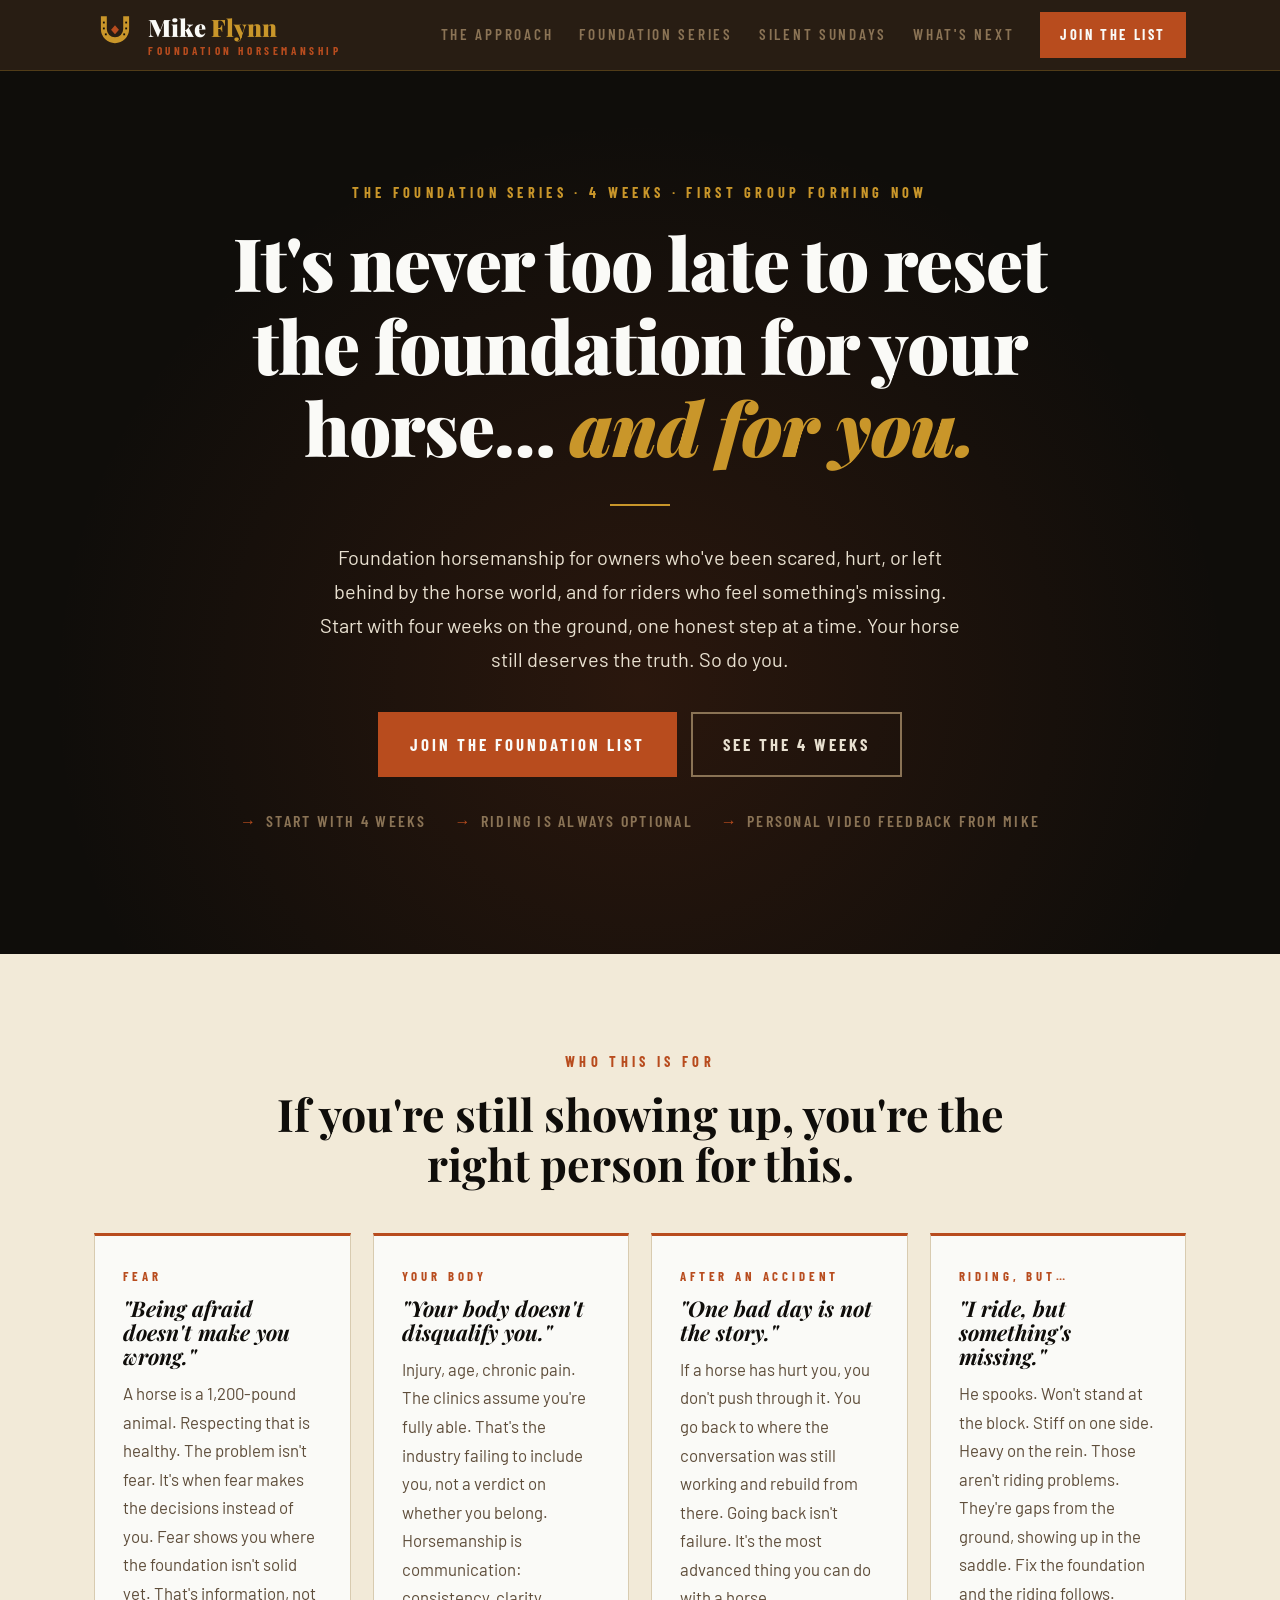
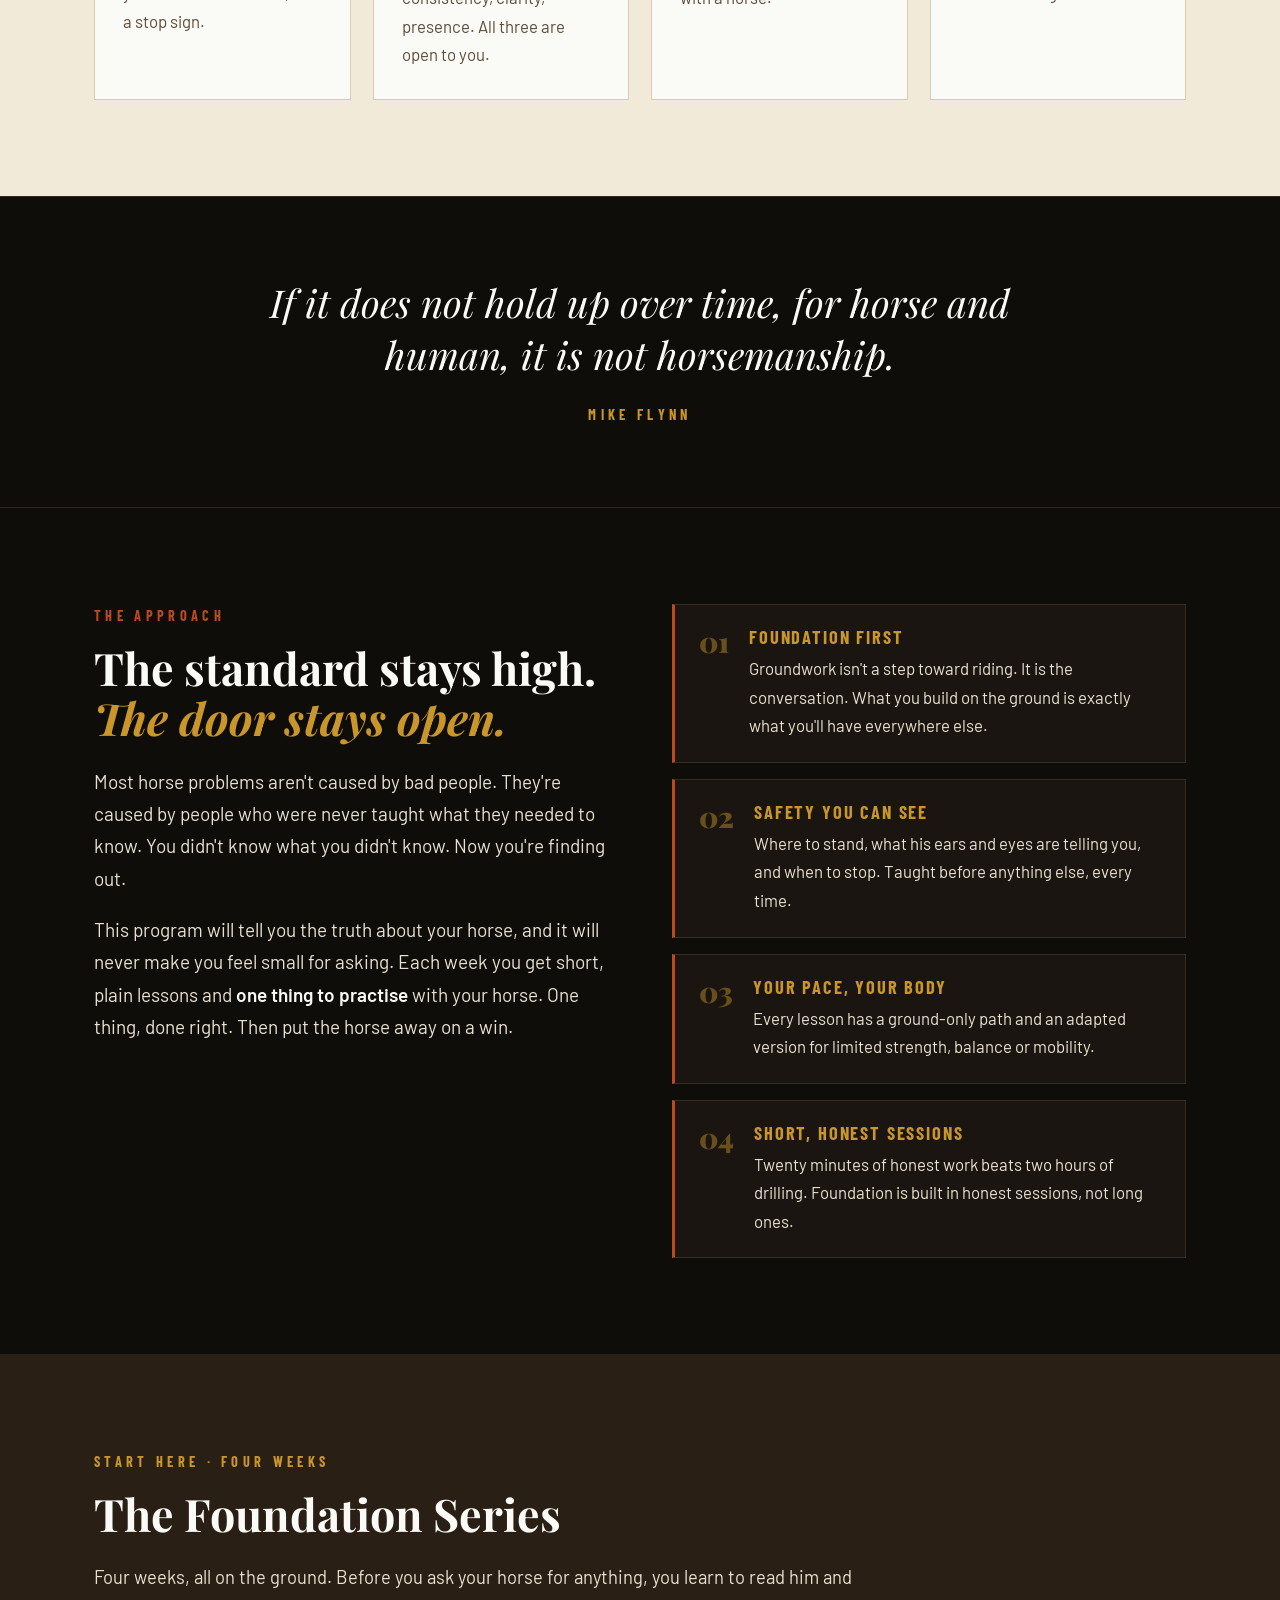
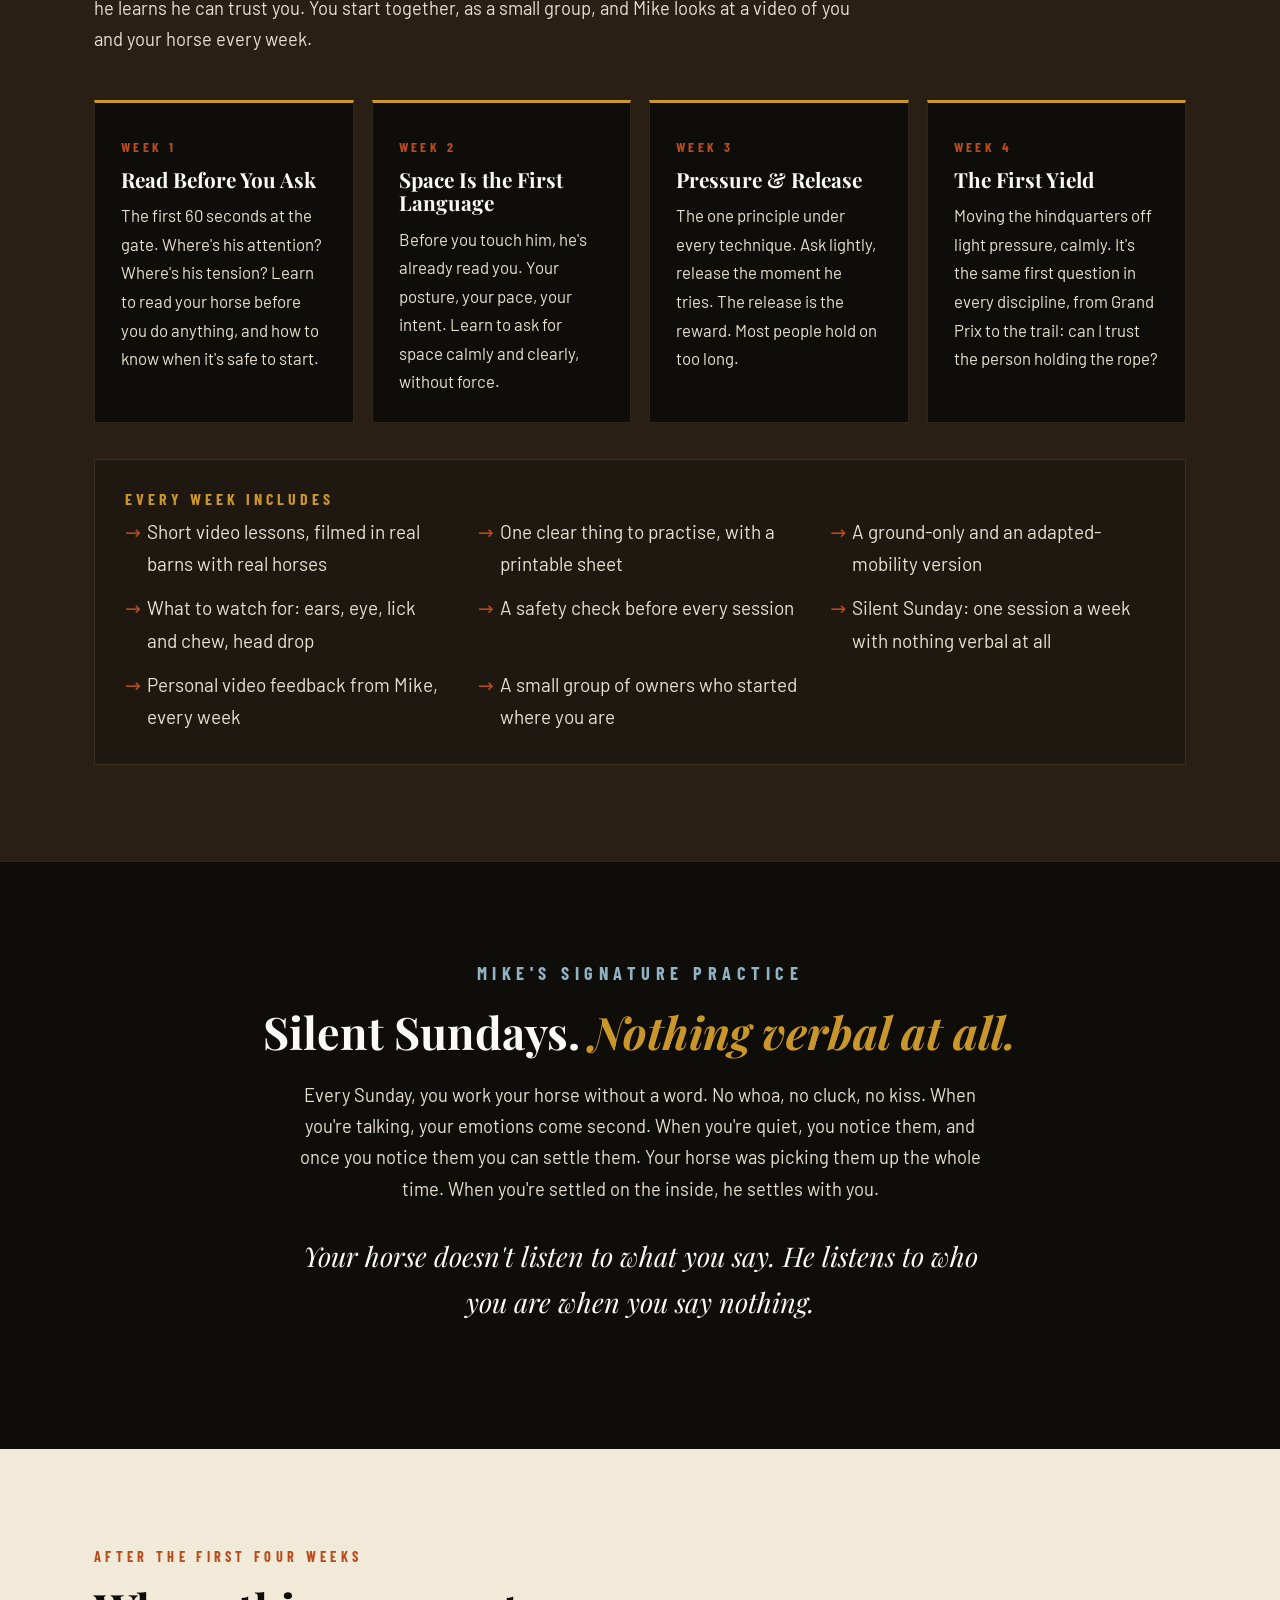
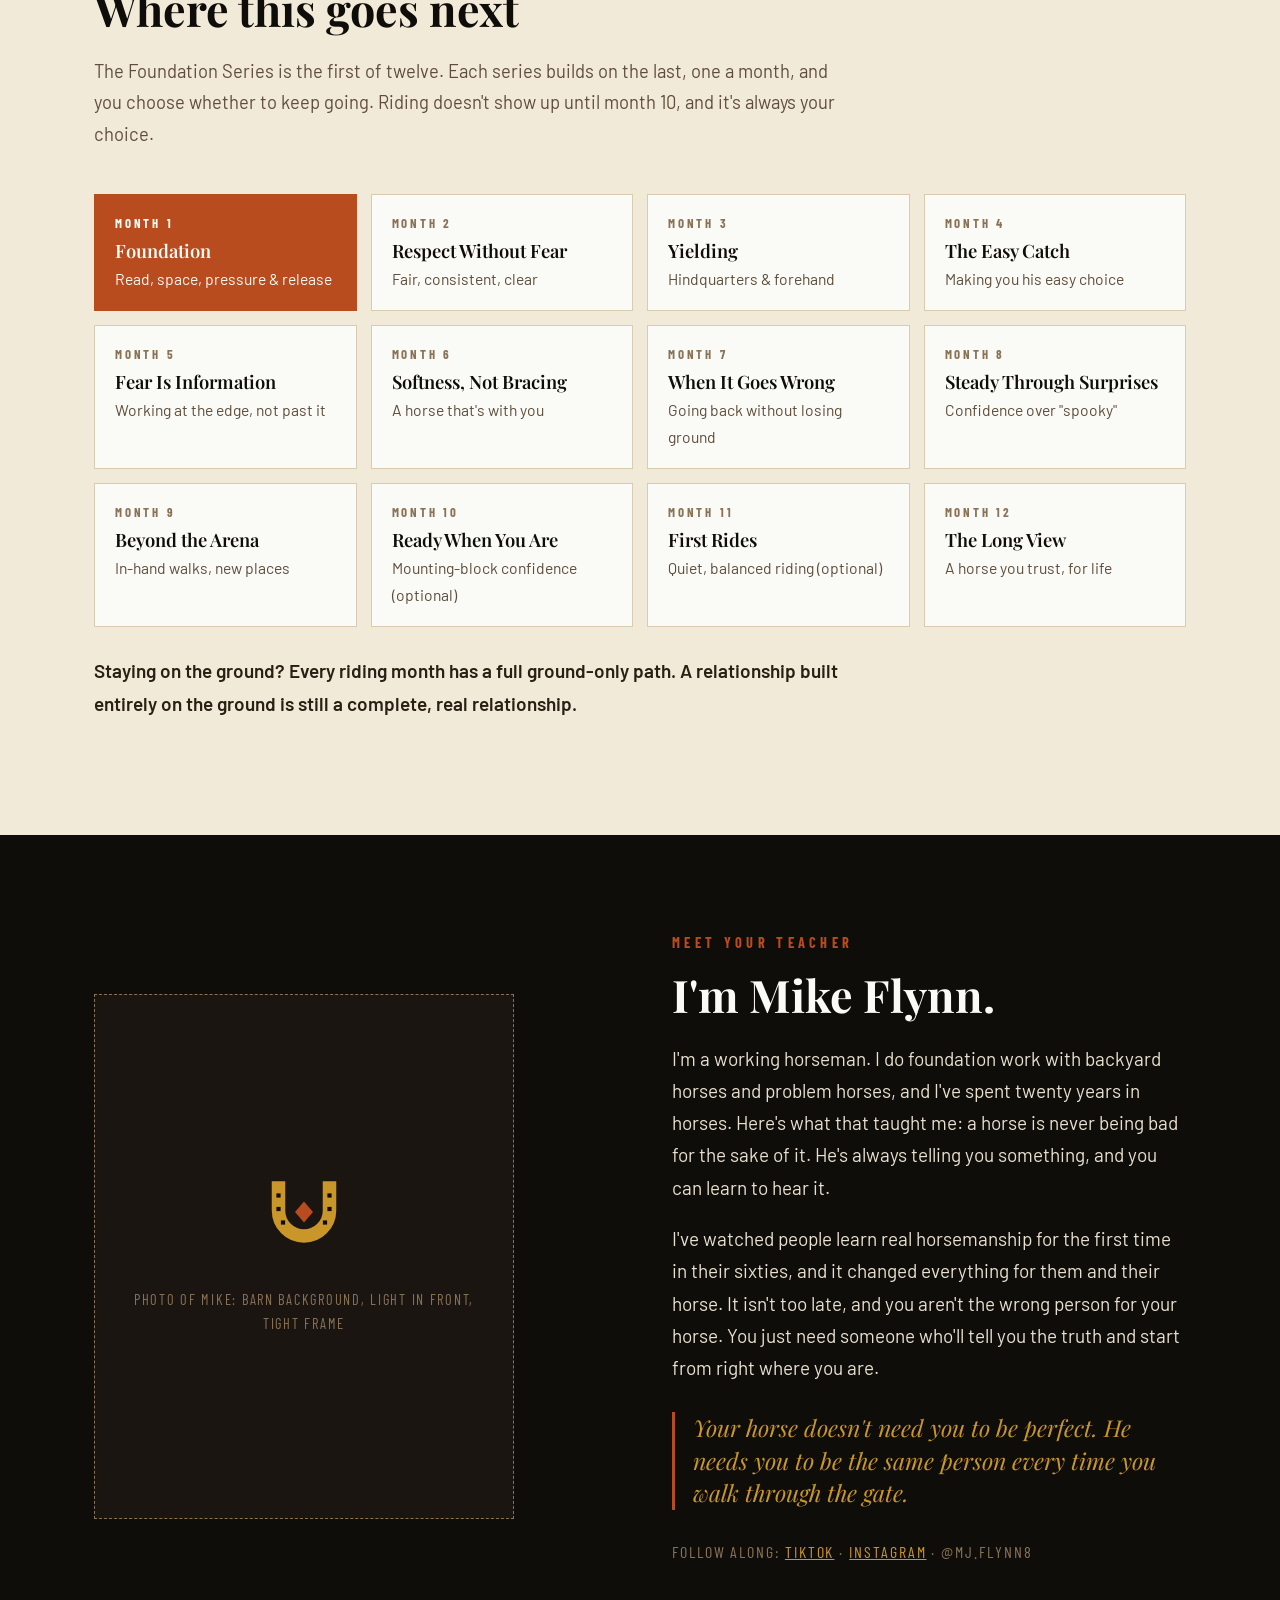
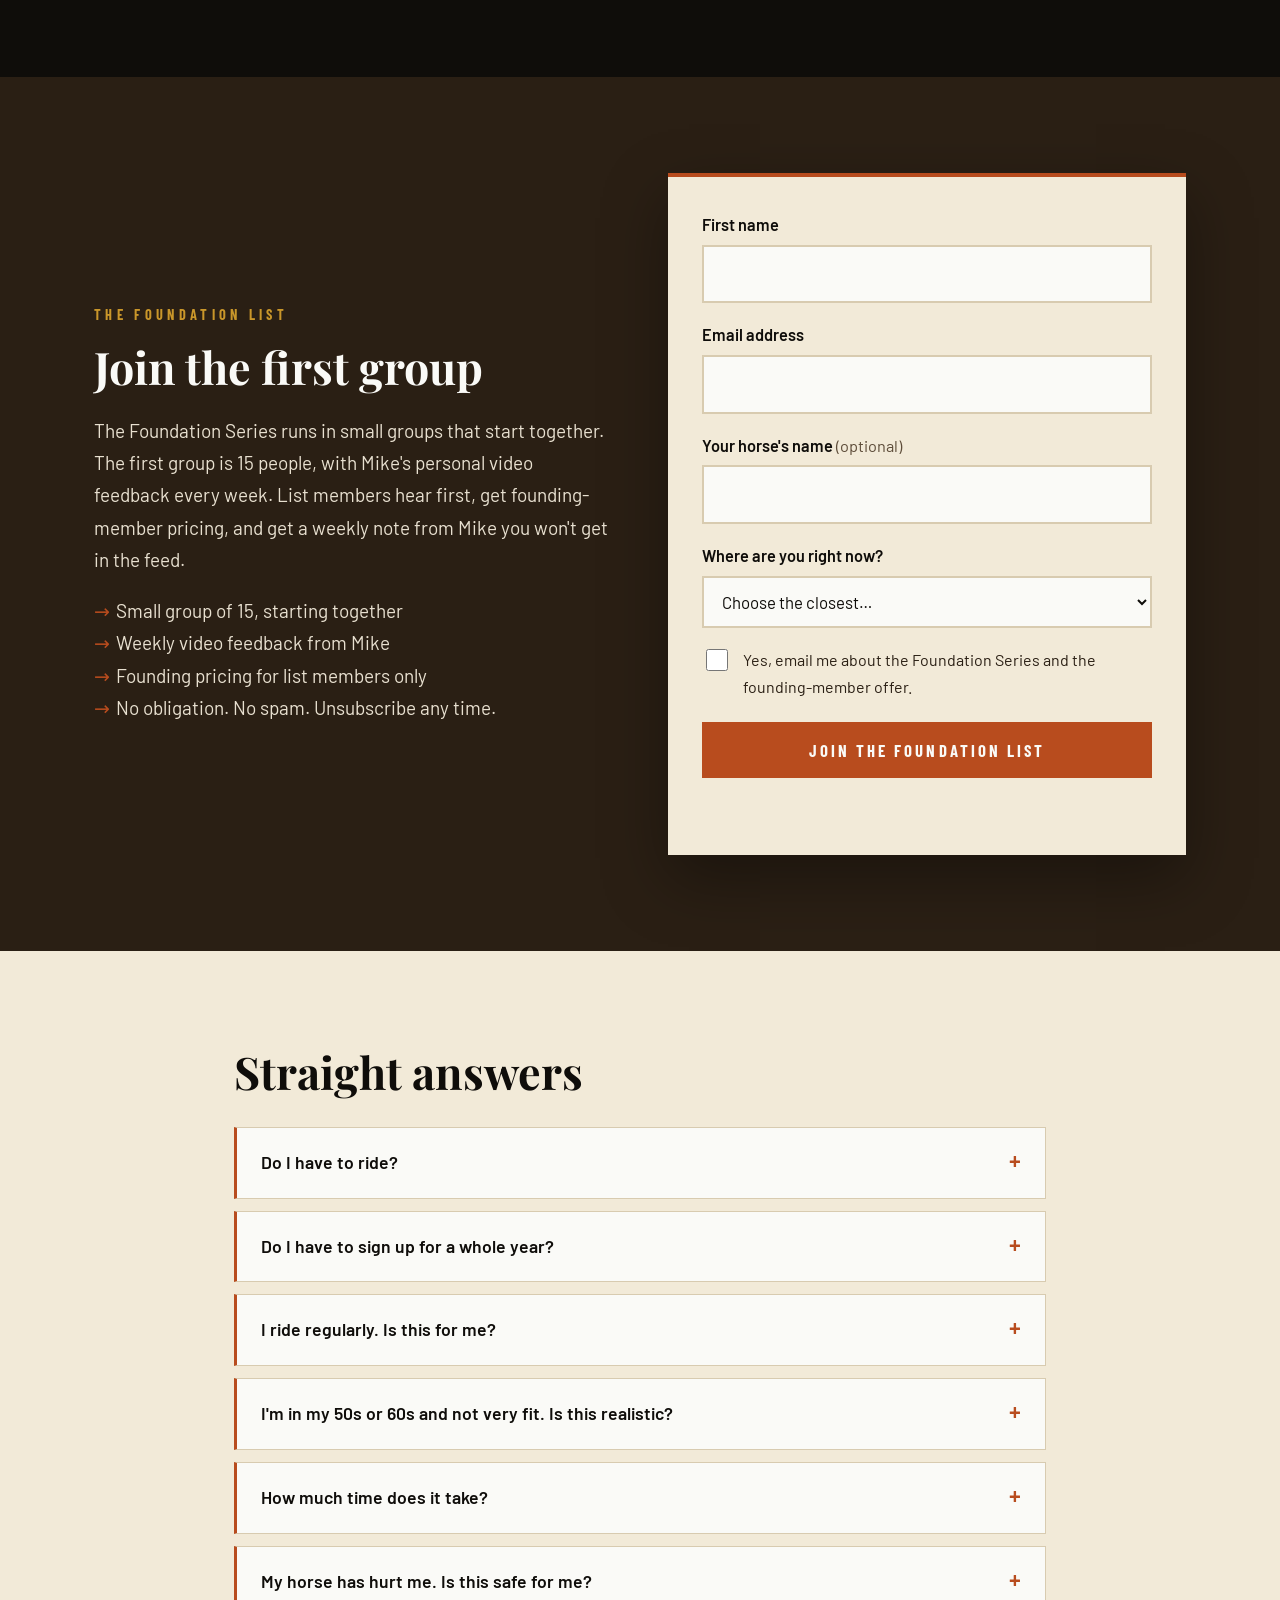
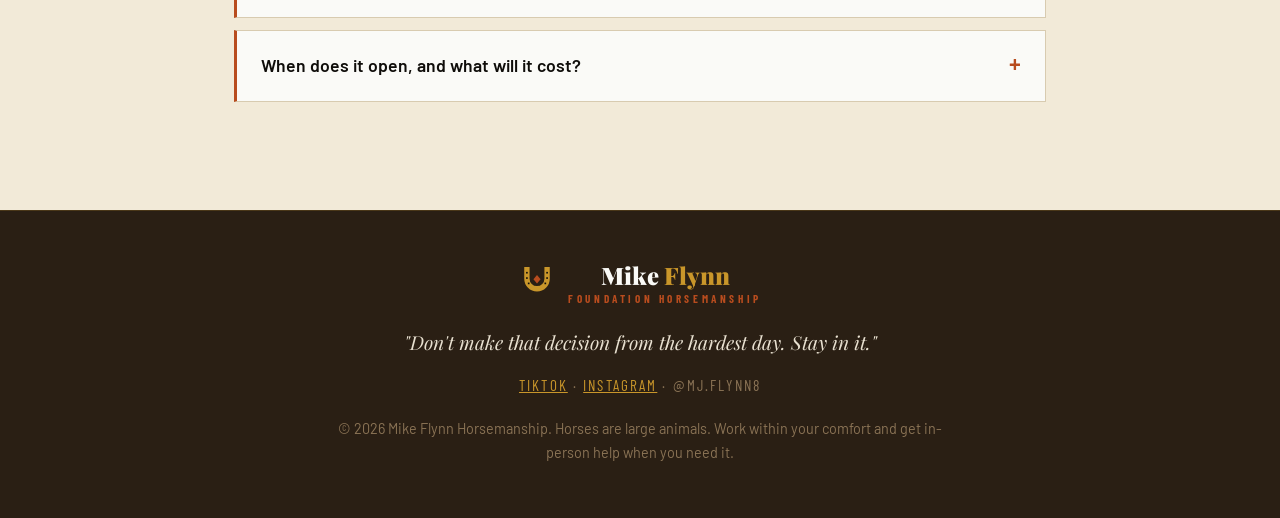
<file: index.html>
<!doctype html>
<html lang="en">
<head>
  <meta charset="utf-8">
  <meta name="viewport" content="width=device-width, initial-scale=1">
  <title>Mike Flynn Horsemanship · The Foundation Series</title>
  <meta name="description" content="Start with four weeks on the ground. Foundation horsemanship for owners who've been scared, hurt, or left behind by the horse world, and riders who feel something's missing. Small groups, personal video feedback from Mike. Join the Foundation List.">
  <link rel="icon" href="assets/favicon.svg" type="image/svg+xml">
  <meta property="og:title" content="Mike Flynn Horsemanship · The Foundation Series">
  <meta property="og:description" content="It's never too late to reset the foundation for your horse… and for you. Four weeks on the ground, with personal feedback from Mike.">
  <link rel="preconnect" href="https://fonts.googleapis.com">
  <link rel="preconnect" href="https://fonts.gstatic.com" crossorigin>
  <link href="https://fonts.googleapis.com/css2?family=Playfair+Display:ital,wght@0,700;0,900;1,700&family=Barlow+Condensed:wght@600;700;800&family=Barlow:wght@400;500;600&display=swap" rel="stylesheet">
  <link rel="stylesheet" href="styles.css">
</head>
<body>
  <a class="skip" href="#main">Skip to content</a>

  <header class="site-header">
    <div class="wrap header-inner">
      <a class="brand" href="#top" aria-label="Mike Flynn Horsemanship home">
        <img src="assets/logo-mark.svg" alt="" width="42" height="42">
        <span class="brand-text">
          <span class="brand-name">Mike <span>Flynn</span></span>
          <span class="brand-sub">Foundation Horsemanship</span>
        </span>
      </a>
      <nav class="nav" aria-label="Main">
        <a href="#approach">The Approach</a>
        <a href="#foundation">Foundation Series</a>
        <a href="#silent">Silent Sundays</a>
        <a href="#journey">What's Next</a>
        <a class="btn btn-small" href="#waitlist">Join the List</a>
      </nav>
    </div>
  </header>

  <main id="main">
    <!-- HERO -->
    <section class="hero" id="top">
      <div class="wrap hero-inner">
        <p class="eyebrow">The Foundation Series · 4 weeks · First group forming now</p>
        <h1>It's never too late to reset the foundation for your horse&hellip; <em>and for you.</em></h1>
        <div class="rule" aria-hidden="true"></div>
        <p class="lede">
          Foundation horsemanship for owners who've been scared, hurt, or left behind by the
          horse world, and for riders who feel something's missing. Start with four weeks on the
          ground, one honest step at a time. Your horse still deserves the truth. So do you.
        </p>
        <div class="hero-actions">
          <a class="btn" href="#waitlist">Join the Foundation List</a>
          <a class="btn btn-ghost" href="#foundation">See the 4 weeks</a>
        </div>
        <ul class="reassure">
          <li>Start with 4 weeks</li>
          <li>Riding is always optional</li>
          <li>Personal video feedback from Mike</li>
        </ul>
      </div>
    </section>

    <!-- WHO IT'S FOR -->
    <section class="section light" aria-labelledby="for-h">
      <div class="wrap">
        <div class="section-head center">
          <p class="eyebrow">Who this is for</p>
          <h2 id="for-h">If you're still showing up, you're the right person for this.</h2>
        </div>
        <div class="cards four">
          <article class="card">
            <p class="card-tag">Fear</p>
            <h3>"Being afraid doesn't make you wrong."</h3>
            <p>A horse is a 1,200-pound animal. Respecting that is healthy. The problem isn't fear. It's when fear makes the decisions instead of you. Fear shows you where the foundation isn't solid yet. That's information, not a stop sign.</p>
          </article>
          <article class="card">
            <p class="card-tag">Your body</p>
            <h3>"Your body doesn't disqualify you."</h3>
            <p>Injury, age, chronic pain. The clinics assume you're fully able. That's the industry failing to include you, not a verdict on whether you belong. Horsemanship is communication: consistency, clarity, presence. All three are open to you.</p>
          </article>
          <article class="card">
            <p class="card-tag">After an accident</p>
            <h3>"One bad day is not the story."</h3>
            <p>If a horse has hurt you, you don't push through it. You go back to where the conversation was still working and rebuild from there. Going back isn't failure. It's the most advanced thing you can do with a horse.</p>
          </article>
          <article class="card">
            <p class="card-tag">Riding, but&hellip;</p>
            <h3>"I ride, but something's missing."</h3>
            <p>He spooks. Won't stand at the block. Stiff on one side. Heavy on the rein. Those aren't riding problems. They're gaps from the ground, showing up in the saddle. Fix the foundation and the riding follows.</p>
          </article>
        </div>
      </div>
    </section>

    <!-- QUOTE BAND -->
    <section class="quote-band" aria-label="Core belief">
      <div class="wrap narrow">
        <blockquote>
          <p>If it does not hold up over time, for horse and human, it is not horsemanship.</p>
          <cite>Mike Flynn</cite>
        </blockquote>
      </div>
    </section>

    <!-- APPROACH -->
    <section class="section" id="approach" aria-labelledby="approach-h">
      <div class="wrap split">
        <div>
          <p class="eyebrow">The approach</p>
          <h2 id="approach-h">The standard stays high. <em>The door stays open.</em></h2>
          <p>
            Most horse problems aren't caused by bad people. They're caused by people who were
            never taught what they needed to know. You didn't know what you didn't know.
            Now you're finding out.
          </p>
          <p>
            This program will tell you the truth about your horse, and it will never make you feel small for asking.
            Each week you get short, plain lessons and <strong>one thing to practise</strong> with your horse.
            One thing, done right. Then put the horse away on a win.
          </p>
        </div>
        <ol class="pillars">
          <li>
            <span class="pillar-num">01</span>
            <div><h3>Foundation first</h3><p>Groundwork isn't a step toward riding. It is the conversation. What you build on the ground is exactly what you'll have everywhere else.</p></div>
          </li>
          <li>
            <span class="pillar-num">02</span>
            <div><h3>Safety you can see</h3><p>Where to stand, what his ears and eyes are telling you, and when to stop. Taught before anything else, every time.</p></div>
          </li>
          <li>
            <span class="pillar-num">03</span>
            <div><h3>Your pace, your body</h3><p>Every lesson has a ground-only path and an adapted version for limited strength, balance or mobility.</p></div>
          </li>
          <li>
            <span class="pillar-num">04</span>
            <div><h3>Short, honest sessions</h3><p>Twenty minutes of honest work beats two hours of drilling. Foundation is built in honest sessions, not long ones.</p></div>
          </li>
        </ol>
      </div>
    </section>

    <!-- FOUNDATION SERIES -->
    <section class="section dark" id="foundation" aria-labelledby="foundation-h">
      <div class="wrap">
        <div class="section-head">
          <p class="eyebrow">Start here · Four weeks</p>
          <h2 id="foundation-h">The Foundation Series</h2>
          <p>Four weeks, all on the ground. Before you ask your horse for anything, you learn to read him and he learns he can trust you. You start together, as a small group, and Mike looks at a video of you and your horse every week.</p>
        </div>
        <ol class="weeks">
          <li class="week">
            <span class="week-label">Week 1</span>
            <h3>Read Before You Ask</h3>
            <p>The first 60 seconds at the gate. Where's his attention? Where's his tension? Learn to read your horse before you do anything, and how to know when it's safe to start.</p>
          </li>
          <li class="week">
            <span class="week-label">Week 2</span>
            <h3>Space Is the First Language</h3>
            <p>Before you touch him, he's already read you. Your posture, your pace, your intent. Learn to ask for space calmly and clearly, without force.</p>
          </li>
          <li class="week">
            <span class="week-label">Week 3</span>
            <h3>Pressure &amp; Release</h3>
            <p>The one principle under every technique. Ask lightly, release the moment he tries. The release is the reward. Most people hold on too long.</p>
          </li>
          <li class="week">
            <span class="week-label">Week 4</span>
            <h3>The First Yield</h3>
            <p>Moving the hindquarters off light pressure, calmly. It's the same first question in every discipline, from Grand Prix to the trail: can I trust the person holding the rope?</p>
          </li>
        </ol>
        <div class="includes">
          <h3>Every week includes</h3>
          <ul>
            <li>Short video lessons, filmed in real barns with real horses</li>
            <li>One clear thing to practise, with a printable sheet</li>
            <li>A ground-only and an adapted-mobility version</li>
            <li>What to watch for: ears, eye, lick and chew, head drop</li>
            <li>A safety check before every session</li>
            <li>Silent Sunday: one session a week with nothing verbal at all</li>
            <li>Personal video feedback from Mike, every week</li>
            <li>A small group of owners who started where you are</li>
          </ul>
        </div>
      </div>
    </section>

    <!-- SILENT SUNDAYS -->
    <section class="section silent-band" id="silent" aria-labelledby="silent-h">
      <div class="wrap narrow">
        <p class="eyebrow">Mike's signature practice</p>
        <h2 id="silent-h">Silent Sundays. <em>Nothing verbal at all.</em></h2>
        <p>
          Every Sunday, you work your horse without a word. No whoa, no cluck, no kiss. When you're talking,
          your emotions come second. When you're quiet, you notice them, and once you notice them you can
          settle them. Your horse was picking them up the whole time. When you're settled on the inside,
          he settles with you.
        </p>
        <p class="silent-line">Your horse doesn't listen to what you say. He listens to who you are when you say nothing.</p>
      </div>
    </section>

    <!-- WHAT'S NEXT -->
    <section class="section light" id="journey" aria-labelledby="journey-h">
      <div class="wrap">
        <div class="section-head">
          <p class="eyebrow">After the first four weeks</p>
          <h2 id="journey-h">Where this goes next</h2>
          <p>The Foundation Series is the first of twelve. Each series builds on the last, one a month, and you choose whether to keep going. Riding doesn't show up until month 10, and it's always your choice.</p>
        </div>
        <ol class="months">
          <li class="month current"><span>Month 1</span><strong>Foundation</strong><em>Read, space, pressure &amp; release</em></li>
          <li class="month"><span>Month 2</span><strong>Respect Without Fear</strong><em>Fair, consistent, clear</em></li>
          <li class="month"><span>Month 3</span><strong>Yielding</strong><em>Hindquarters &amp; forehand</em></li>
          <li class="month"><span>Month 4</span><strong>The Easy Catch</strong><em>Making you his easy choice</em></li>
          <li class="month"><span>Month 5</span><strong>Fear Is Information</strong><em>Working at the edge, not past it</em></li>
          <li class="month"><span>Month 6</span><strong>Softness, Not Bracing</strong><em>A horse that's with you</em></li>
          <li class="month"><span>Month 7</span><strong>When It Goes Wrong</strong><em>Going back without losing ground</em></li>
          <li class="month"><span>Month 8</span><strong>Steady Through Surprises</strong><em>Confidence over "spooky"</em></li>
          <li class="month"><span>Month 9</span><strong>Beyond the Arena</strong><em>In-hand walks, new places</em></li>
          <li class="month"><span>Month 10</span><strong>Ready When You Are</strong><em>Mounting-block confidence (optional)</em></li>
          <li class="month"><span>Month 11</span><strong>First Rides</strong><em>Quiet, balanced riding (optional)</em></li>
          <li class="month"><span>Month 12</span><strong>The Long View</strong><em>A horse you trust, for life</em></li>
        </ol>
        <p class="note">Staying on the ground? Every riding month has a full ground-only path. A relationship built entirely on the ground is still a complete, real relationship.</p>
      </div>
    </section>

    <!-- ABOUT -->
    <section class="section" aria-labelledby="about-h">
      <div class="wrap split about">
        <div class="portrait" aria-hidden="true">
          <img src="assets/logo-mark.svg" alt="">
          <span>Photo of Mike: barn background, light in front, tight frame</span>
        </div>
        <div>
          <p class="eyebrow">Meet your teacher</p>
          <h2 id="about-h">I'm Mike Flynn.</h2>
          <!-- EDIT: confirm or adjust these details for Mike. -->
          <p>
            I'm a working horseman. I do foundation work with backyard horses and problem horses, and I've
            spent twenty years in horses. Here's what that taught me: a horse is never being bad for the sake of it.
            He's always telling you something, and you can learn to hear it.
          </p>
          <p>
            I've watched people learn real horsemanship for the first time in their sixties, and it changed
            everything for them and their horse. It isn't too late, and you aren't the wrong person for your horse.
            You just need someone who'll tell you the truth and start from right where you are.
          </p>
          <p class="signature">Your horse doesn't need you to be perfect. He needs you to be the same person every time you walk through the gate.</p>
          <p class="handle">Follow along: <a href="https://www.tiktok.com/@mj.flynn8" rel="noopener">TikTok</a> · <a href="https://www.instagram.com/mj.flynn8/" rel="noopener">Instagram</a> · @mj.flynn8</p>
        </div>
      </div>
    </section>

    <!-- WAITLIST -->
    <section class="section dark waitlist" id="waitlist" aria-labelledby="waitlist-h">
      <div class="wrap waitlist-inner">
        <div class="waitlist-copy">
          <p class="eyebrow">The Foundation List</p>
          <h2 id="waitlist-h">Join the first group</h2>
          <p>
            The Foundation Series runs in small groups that start together. The first group is
            15 people, with Mike's personal video feedback every week. List members hear first,
            get founding-member pricing, and get a weekly note from Mike you won't get in the feed.
          </p>
          <ul class="ticks">
            <li>Small group of 15, starting together</li>
            <li>Weekly video feedback from Mike</li>
            <li>Founding pricing for list members only</li>
            <li>No obligation. No spam. Unsubscribe any time.</li>
          </ul>
        </div>

        <form class="waitlist-form" id="waitlist-form" name="waitlist" method="POST"
              action="thanks.html" data-netlify="true" netlify-honeypot="company" novalidate>
          <input type="hidden" name="form-name" value="waitlist">
          <p class="hp" aria-hidden="true"><label>Company <input name="company" tabindex="-1" autocomplete="off"></label></p>

          <div class="field">
            <label for="name">First name</label>
            <input id="name" name="name" type="text" autocomplete="given-name" required>
          </div>
          <div class="field">
            <label for="email">Email address</label>
            <input id="email" name="email" type="email" autocomplete="email" required>
          </div>
          <div class="field">
            <label for="horse">Your horse's name <span class="opt">(optional)</span></label>
            <input id="horse" name="horse" type="text">
          </div>
          <div class="field">
            <label for="situation">Where are you right now?</label>
            <select id="situation" name="situation">
              <option value="">Choose the closest…</option>
              <option>My horse has scared me, and I'm still showing up</option>
              <option>I'm rebuilding after an accident</option>
              <option>My body has limits the clinics don't allow for</option>
              <option>I'm riding, but something's missing</option>
              <option>I'd rather stay on the ground</option>
              <option>I feel like I've failed my horse</option>
              <option>Something else</option>
            </select>
          </div>
          <label class="consent">
            <input type="checkbox" name="consent" value="yes" required>
            <span>Yes, email me about the Foundation Series and the founding-member offer.</span>
          </label>
          <button class="btn btn-block" type="submit">Join the Foundation List</button>
          <p class="form-status" id="form-status" role="status" aria-live="polite"></p>
        </form>
      </div>
    </section>

    <!-- FAQ -->
    <section class="section light faq" aria-labelledby="faq-h">
      <div class="wrap narrow">
        <h2 id="faq-h">Straight answers</h2>
        <details>
          <summary>Do I have to ride?</summary>
          <p>No. The Foundation Series is all ground work, and so are the first nine months if you keep going. The riding months each have a full ground-only path. Your horse doesn't need you to ride him to know you're his person.</p>
        </details>
        <details>
          <summary>Do I have to sign up for a whole year?</summary>
          <p>No. You start with the four-week Foundation Series. If it helps, you can carry on to the next series. If it doesn't, you've lost nothing but four weeks of honest work with your horse.</p>
        </details>
        <details>
          <summary>I ride regularly. Is this for me?</summary>
          <p>Yes. Spooking, not standing at the block, stiffness on one side, a horse that's heavy on the rein: those usually start on the ground. The Foundation Series fixes them there, so your riding follows.</p>
        </details>
        <details>
          <summary>I'm in my 50s or 60s and not very fit. Is this realistic?</summary>
          <p>Yes. Exercises are low-impact, and every lesson shows an adapted version. Adult learners bring patience, self-awareness and real motivation, which is a strong place to learn from.</p>
        </details>
        <details>
          <summary>How much time does it take?</summary>
          <p>About a 15–25 minute lesson each week, plus two or three short sessions with your horse. One thing, done right. Lessons stay available, so you can repeat a week whenever you need to.</p>
        </details>
        <details>
          <summary>My horse has hurt me. Is this safe for me?</summary>
          <p>Month 1 starts with reading your horse and knowing when to stop, which is exactly what you need when trust has been broken. You'll always work at the edge of your comfort, never past it. If you ever feel unsafe, stop and get in-person help.</p>
        </details>
        <details>
          <summary>When does it open, and what will it cost?</summary>
          <p>The first group of 15 is forming now. Foundation List members hear first and get founding-member pricing before it's announced publicly.</p>
        </details>
      </div>
    </section>
  </main>

  <footer class="site-footer">
    <div class="wrap footer-inner">
      <div class="brand">
        <img src="assets/logo-mark.svg" alt="" width="38" height="38">
        <span class="brand-text">
          <span class="brand-name">Mike <span>Flynn</span></span>
          <span class="brand-sub">Foundation Horsemanship</span>
        </span>
      </div>
      <p class="footer-quote">"Don't make that decision from the hardest day. Stay in it."</p>
      <p><a href="https://www.tiktok.com/@mj.flynn8" rel="noopener">TikTok</a> · <a href="https://www.instagram.com/mj.flynn8/" rel="noopener">Instagram</a> · @mj.flynn8</p>
      <p class="small">&copy; <span id="year">2026</span> Mike Flynn Horsemanship. Horses are large animals. Work within your comfort and get in-person help when you need it.</p>
    </div>
  </footer>

  <script src="config.js"></script>
  <script src="script.js"></script>
</body>
</html>
</file>
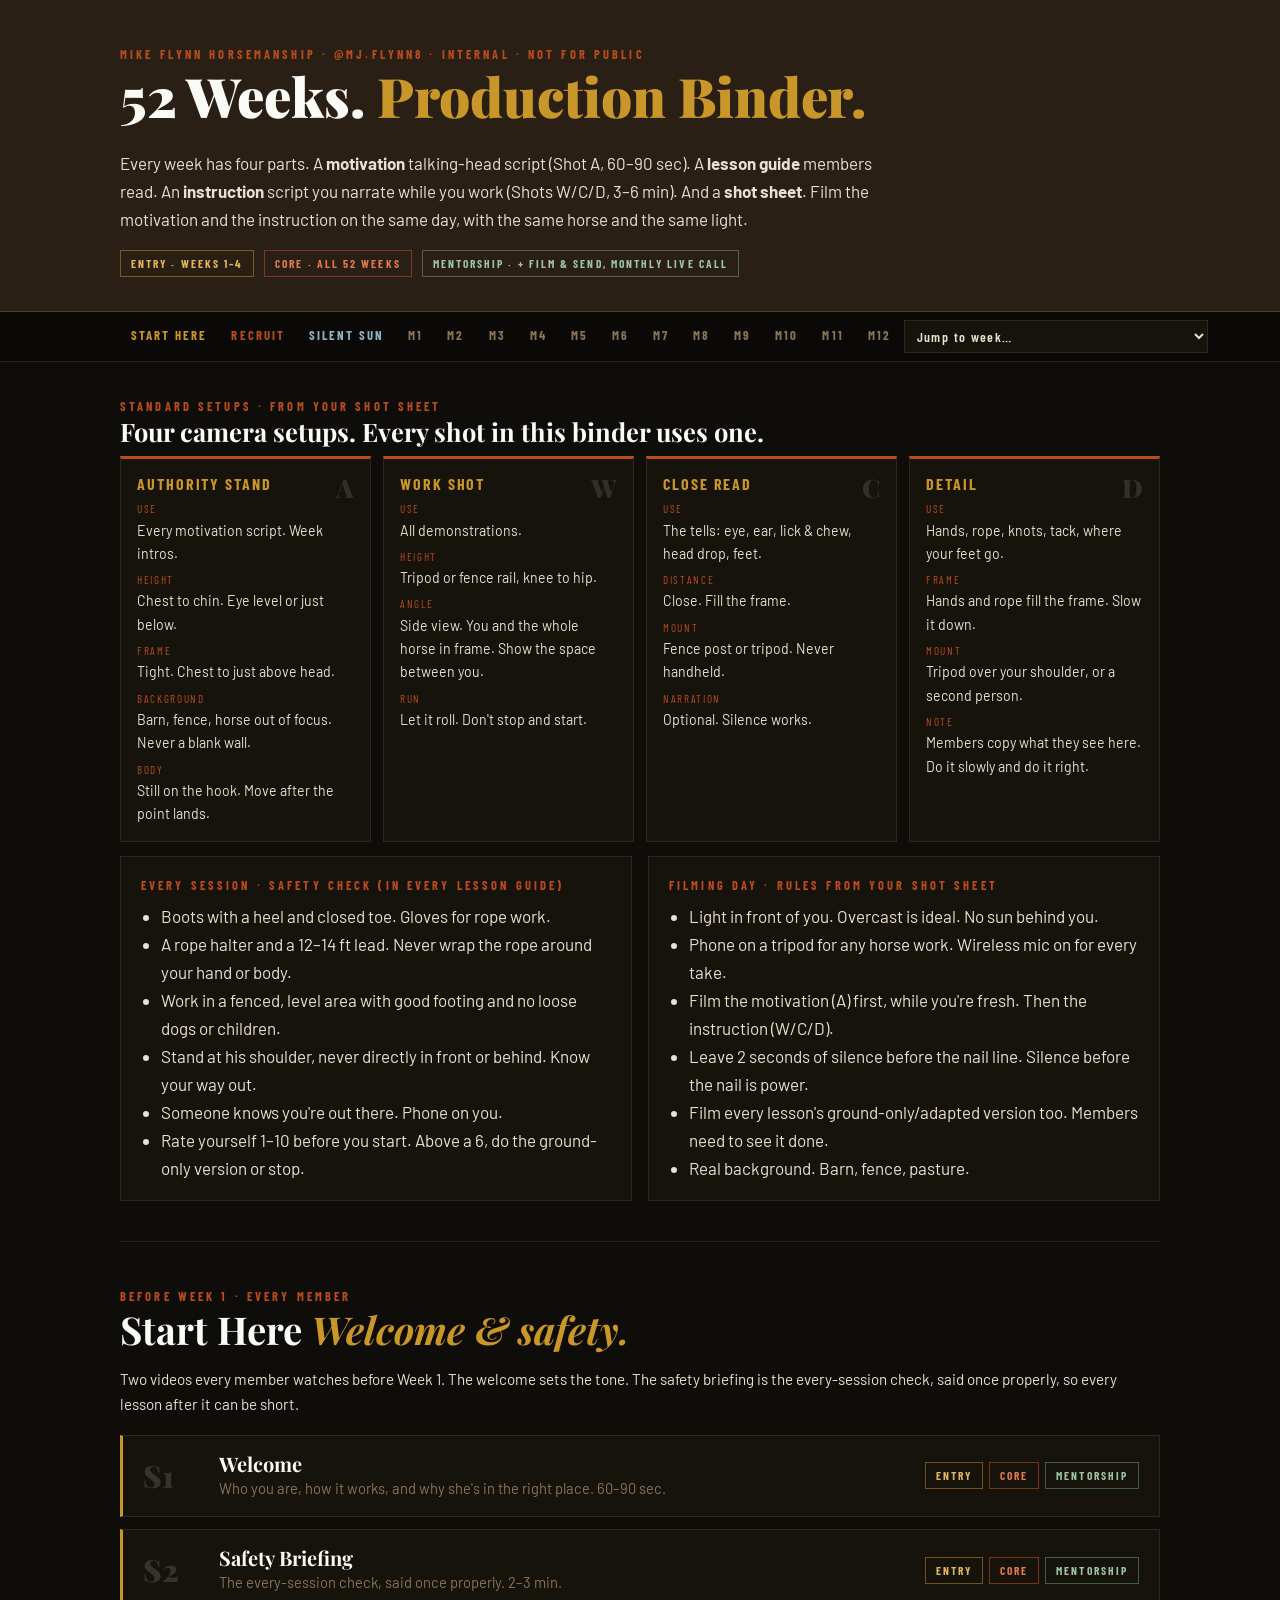
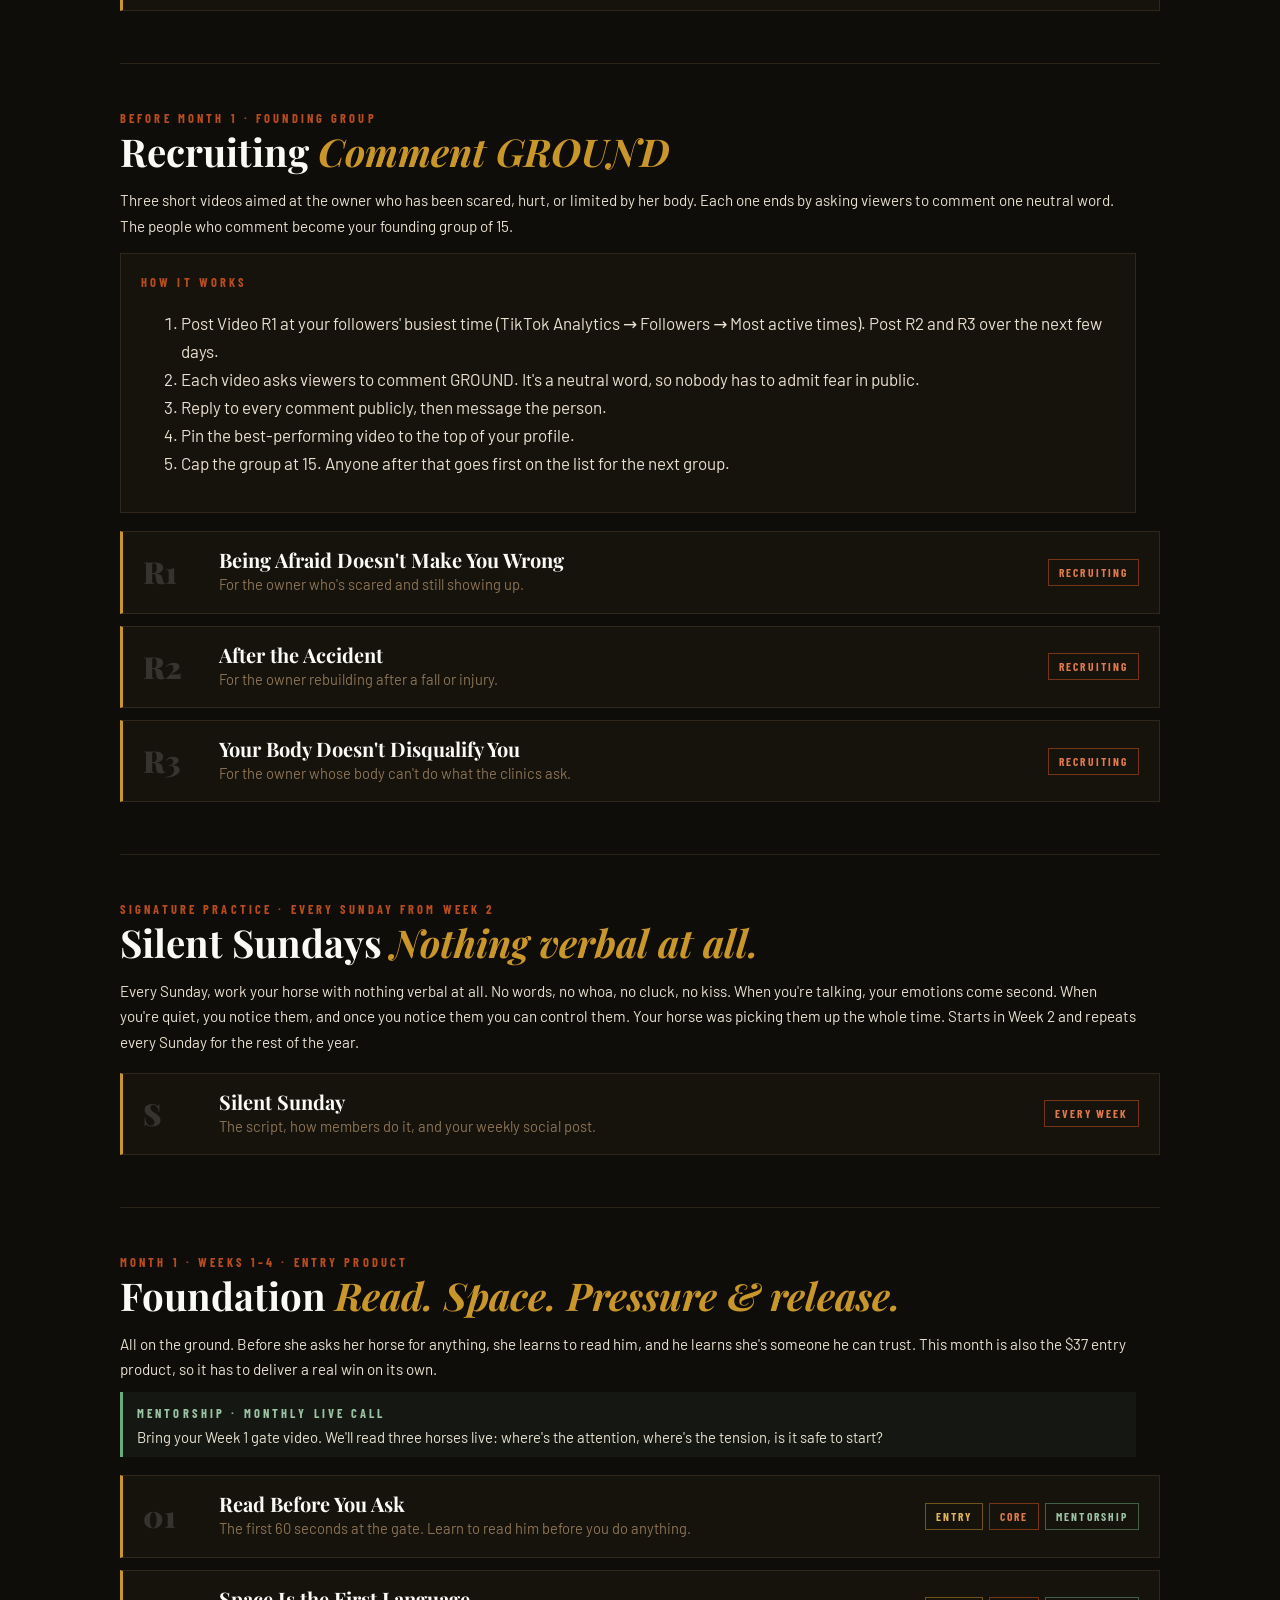
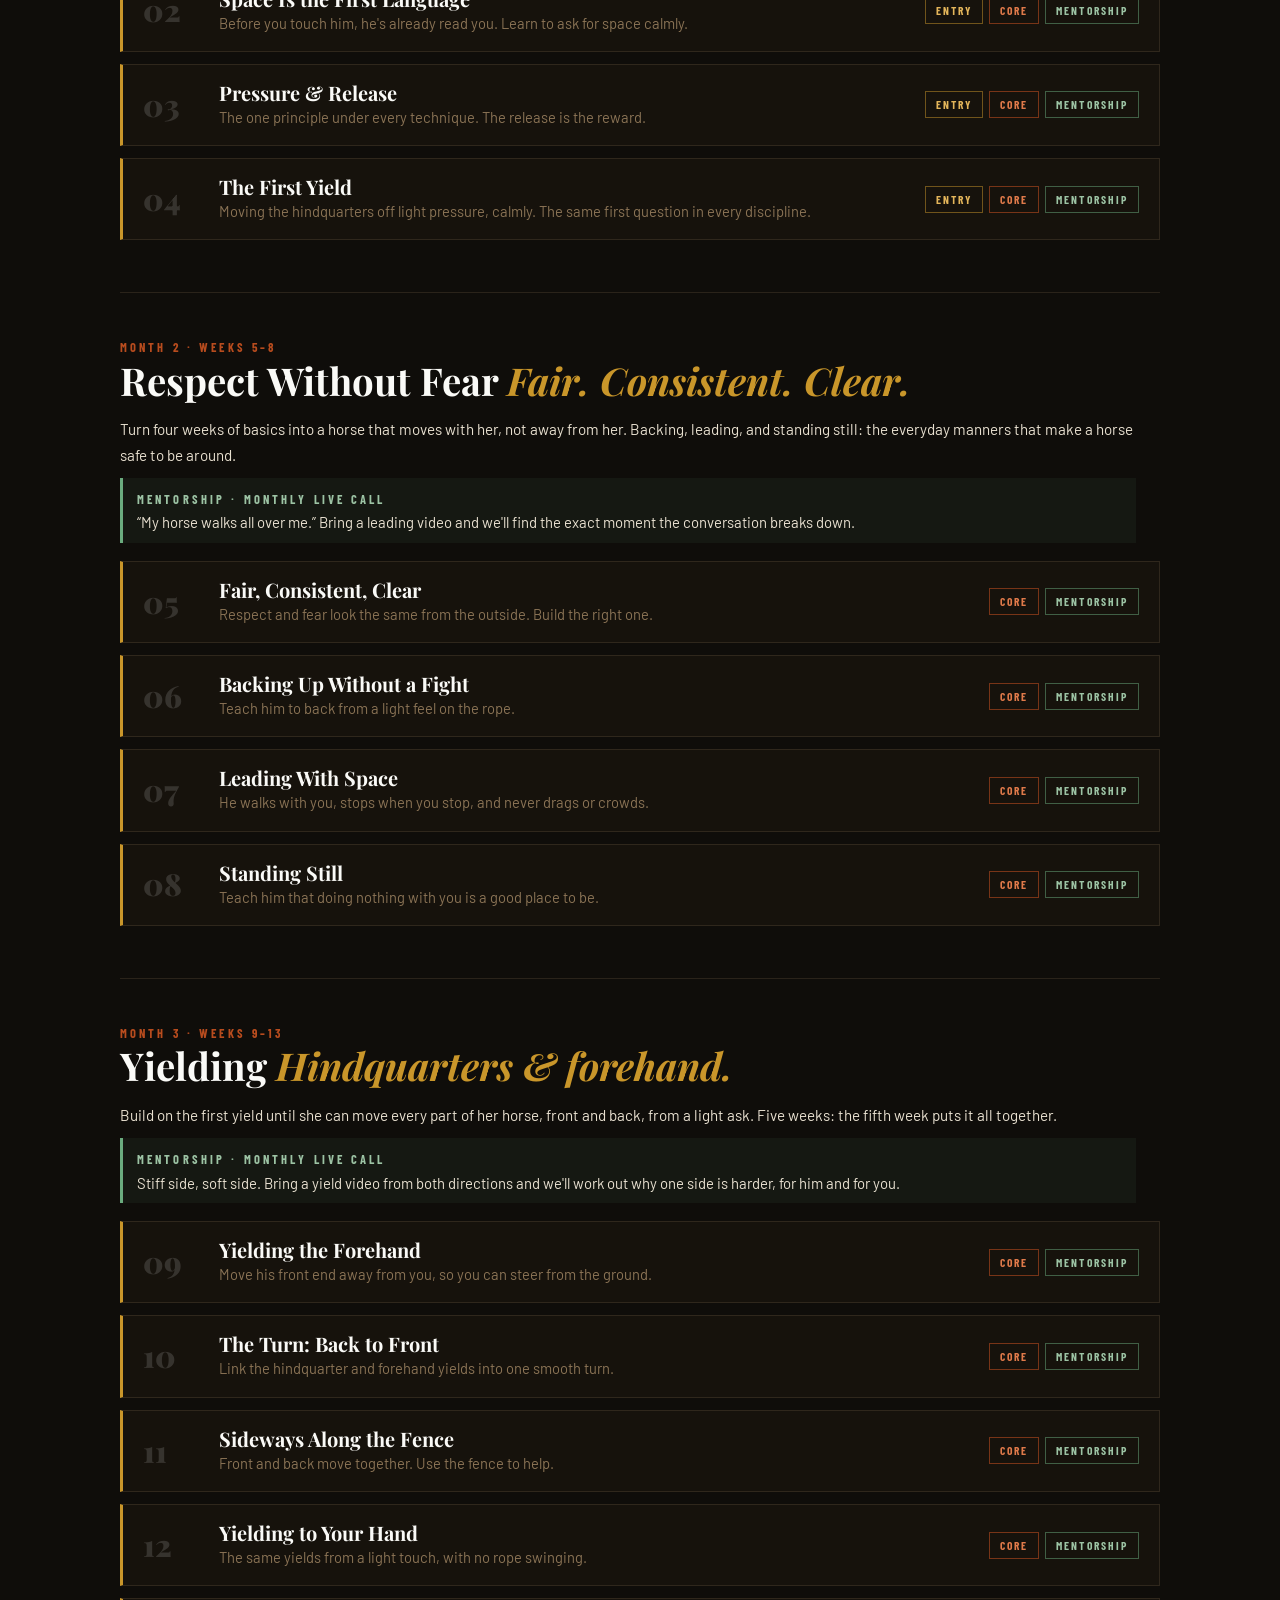
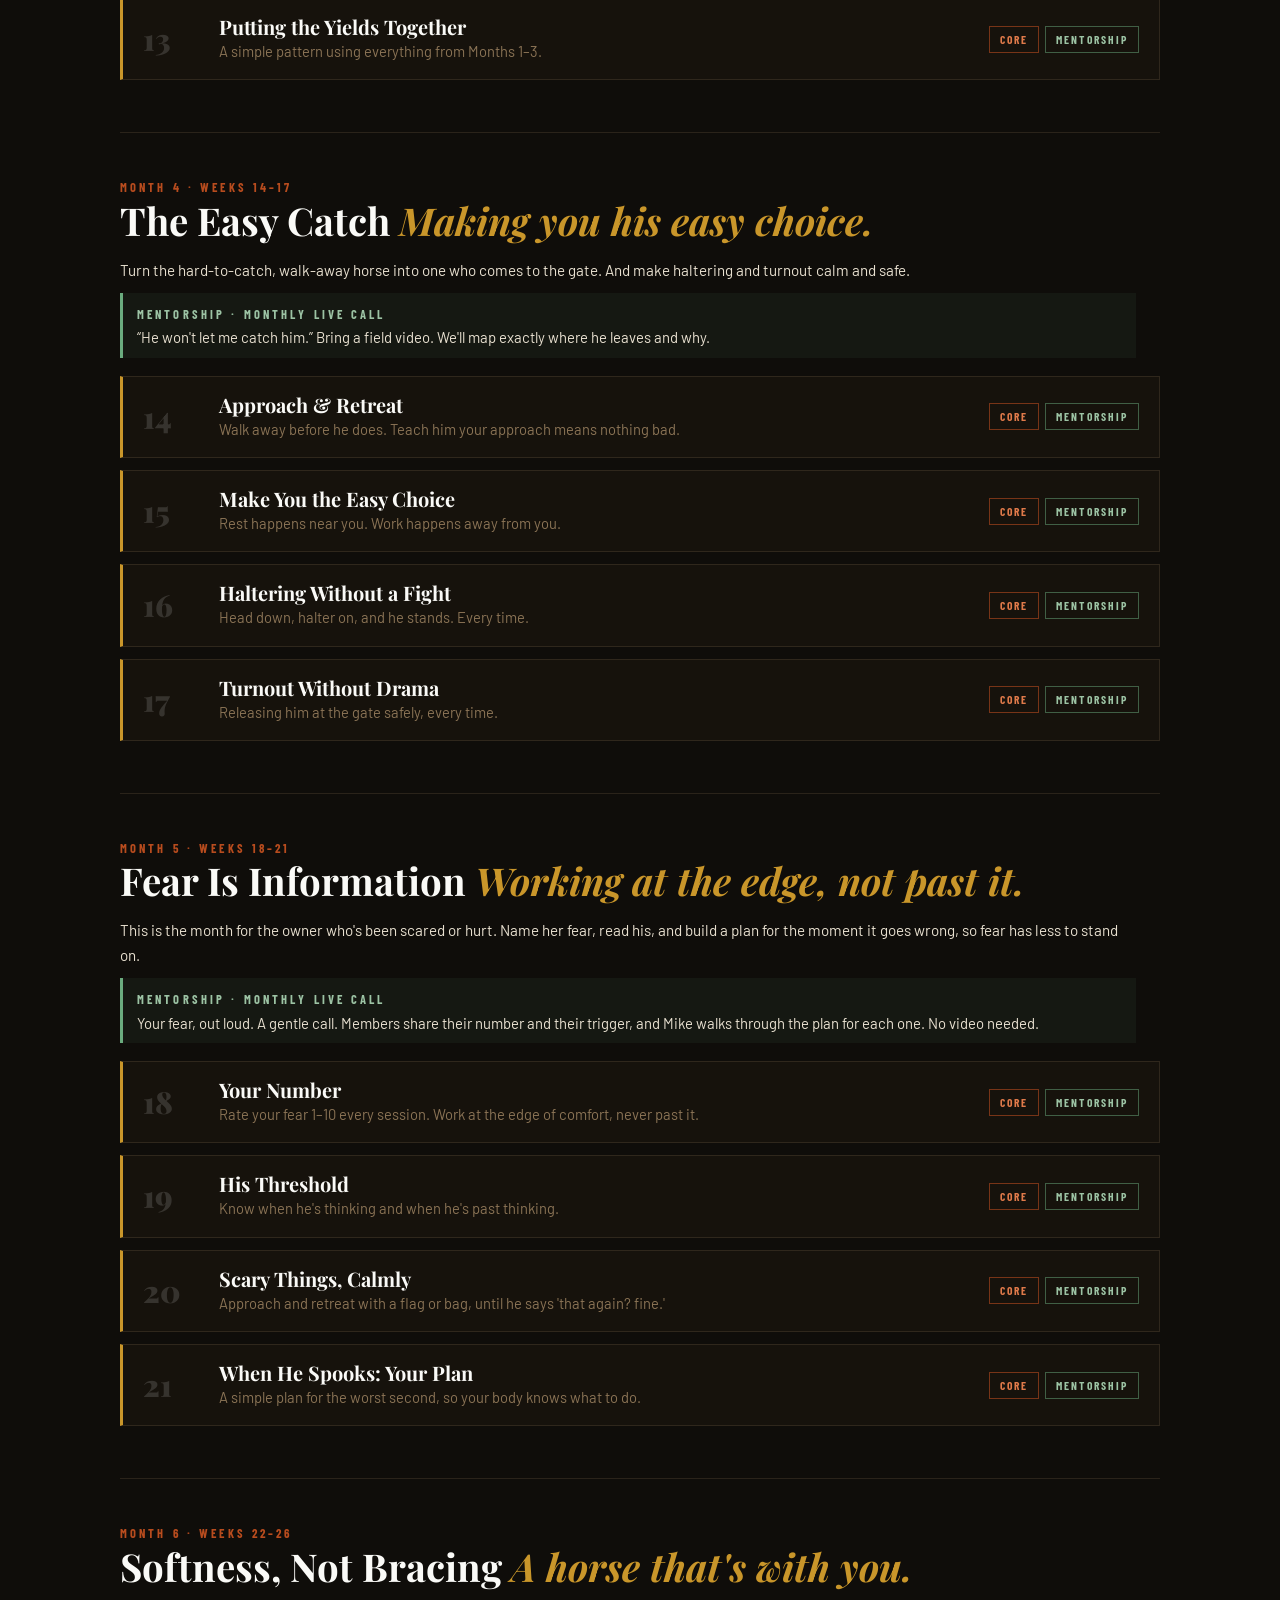
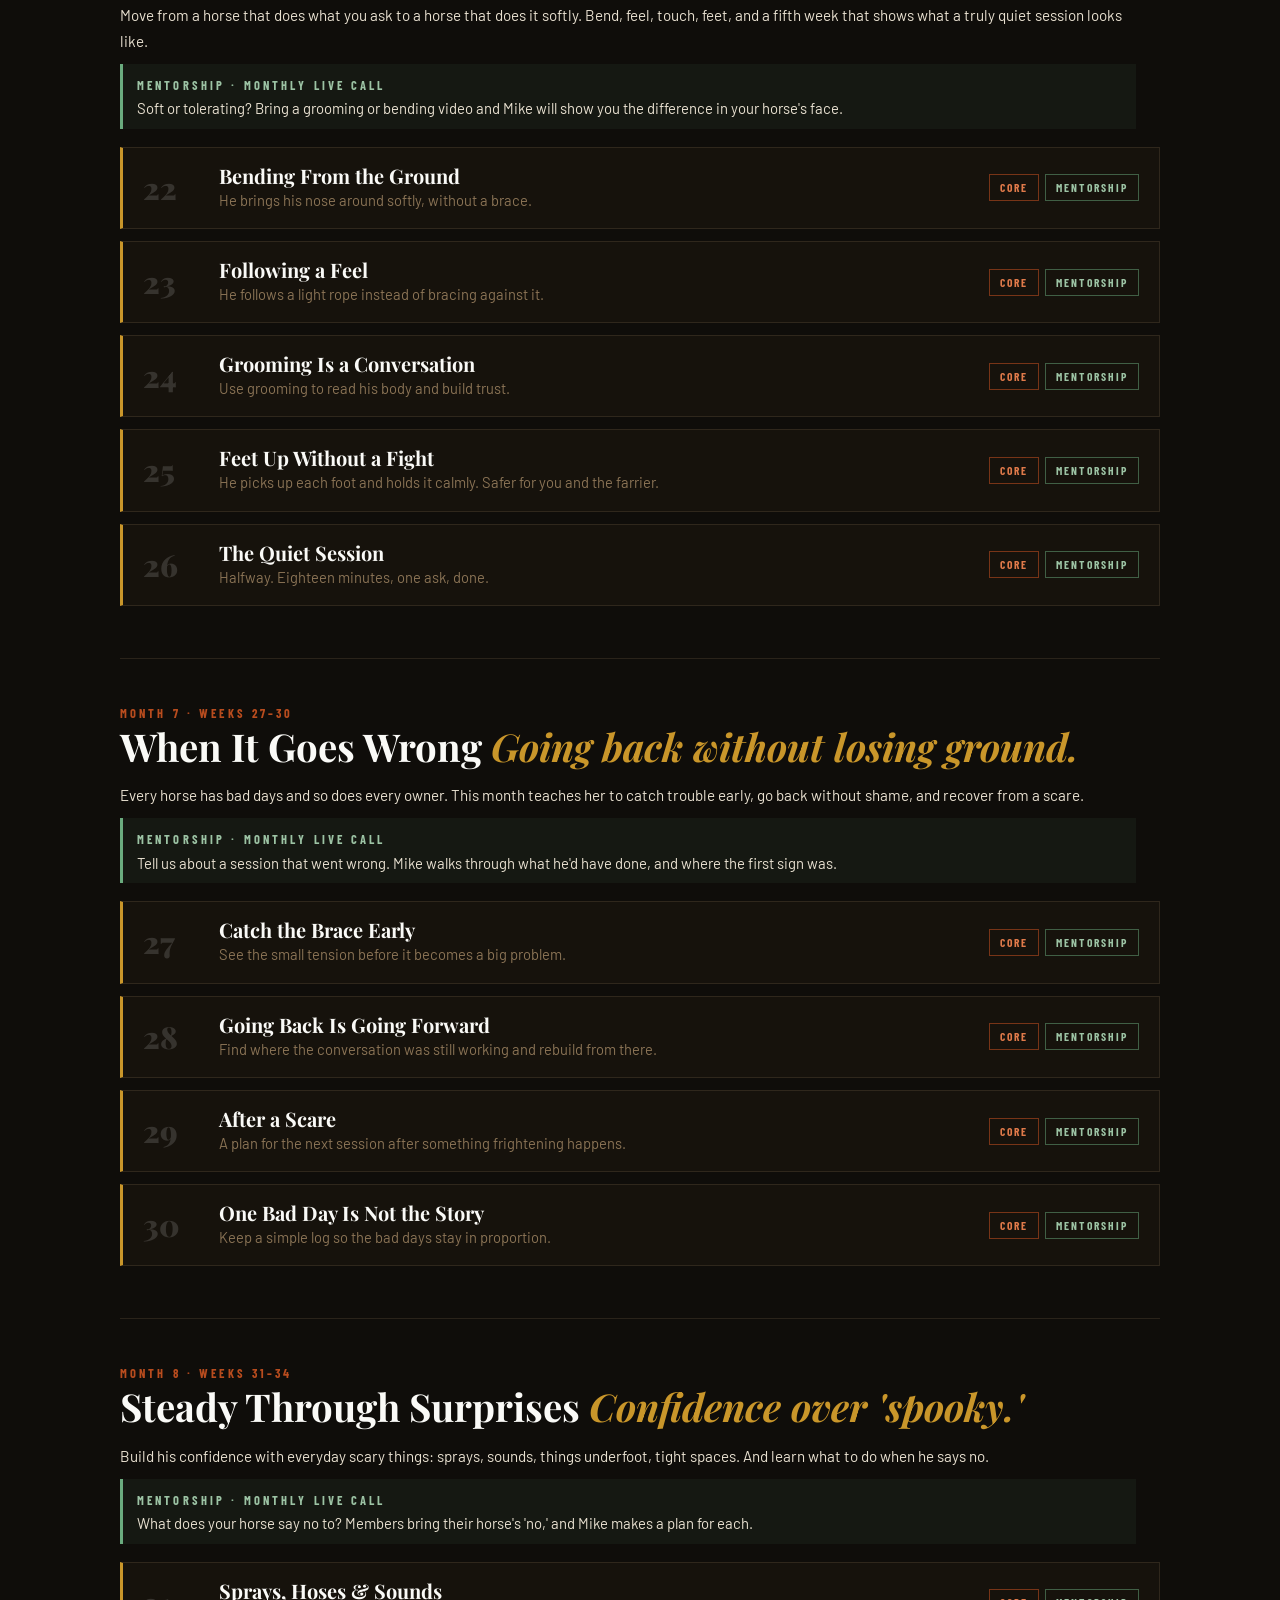
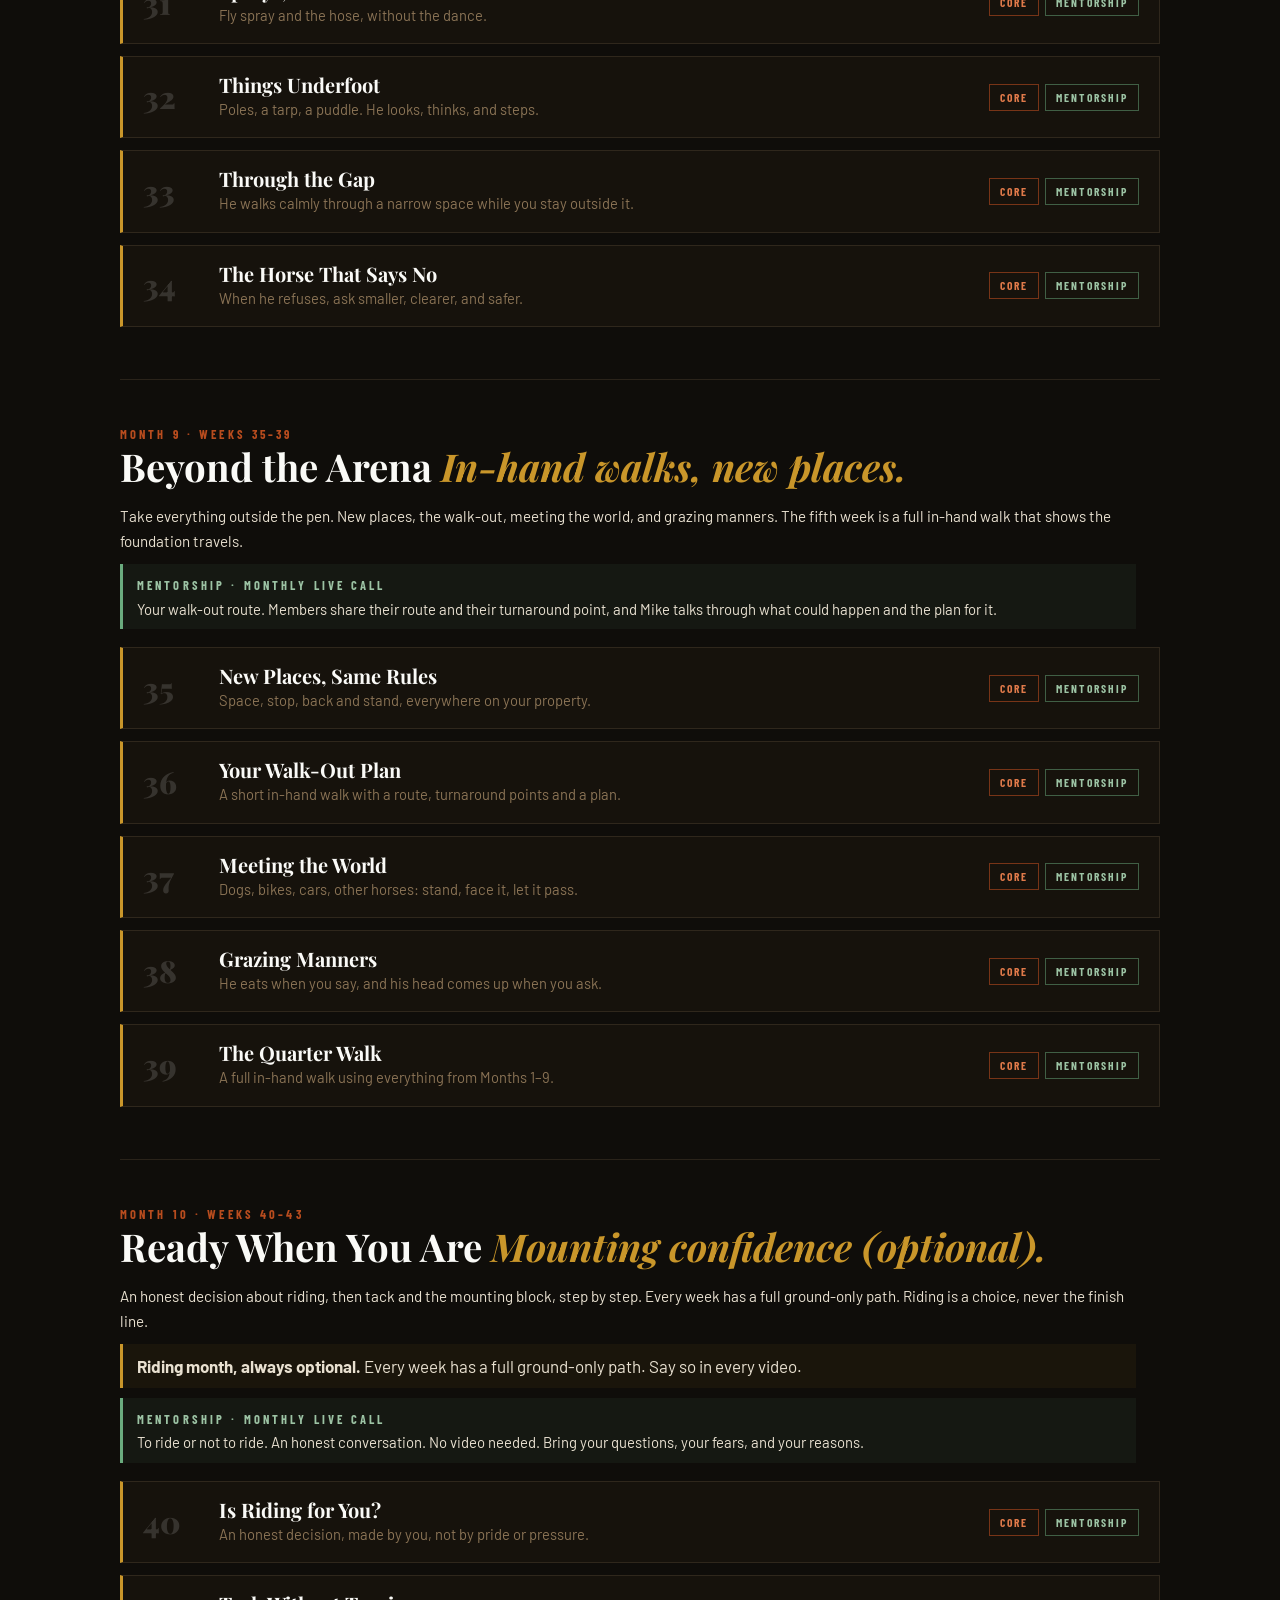
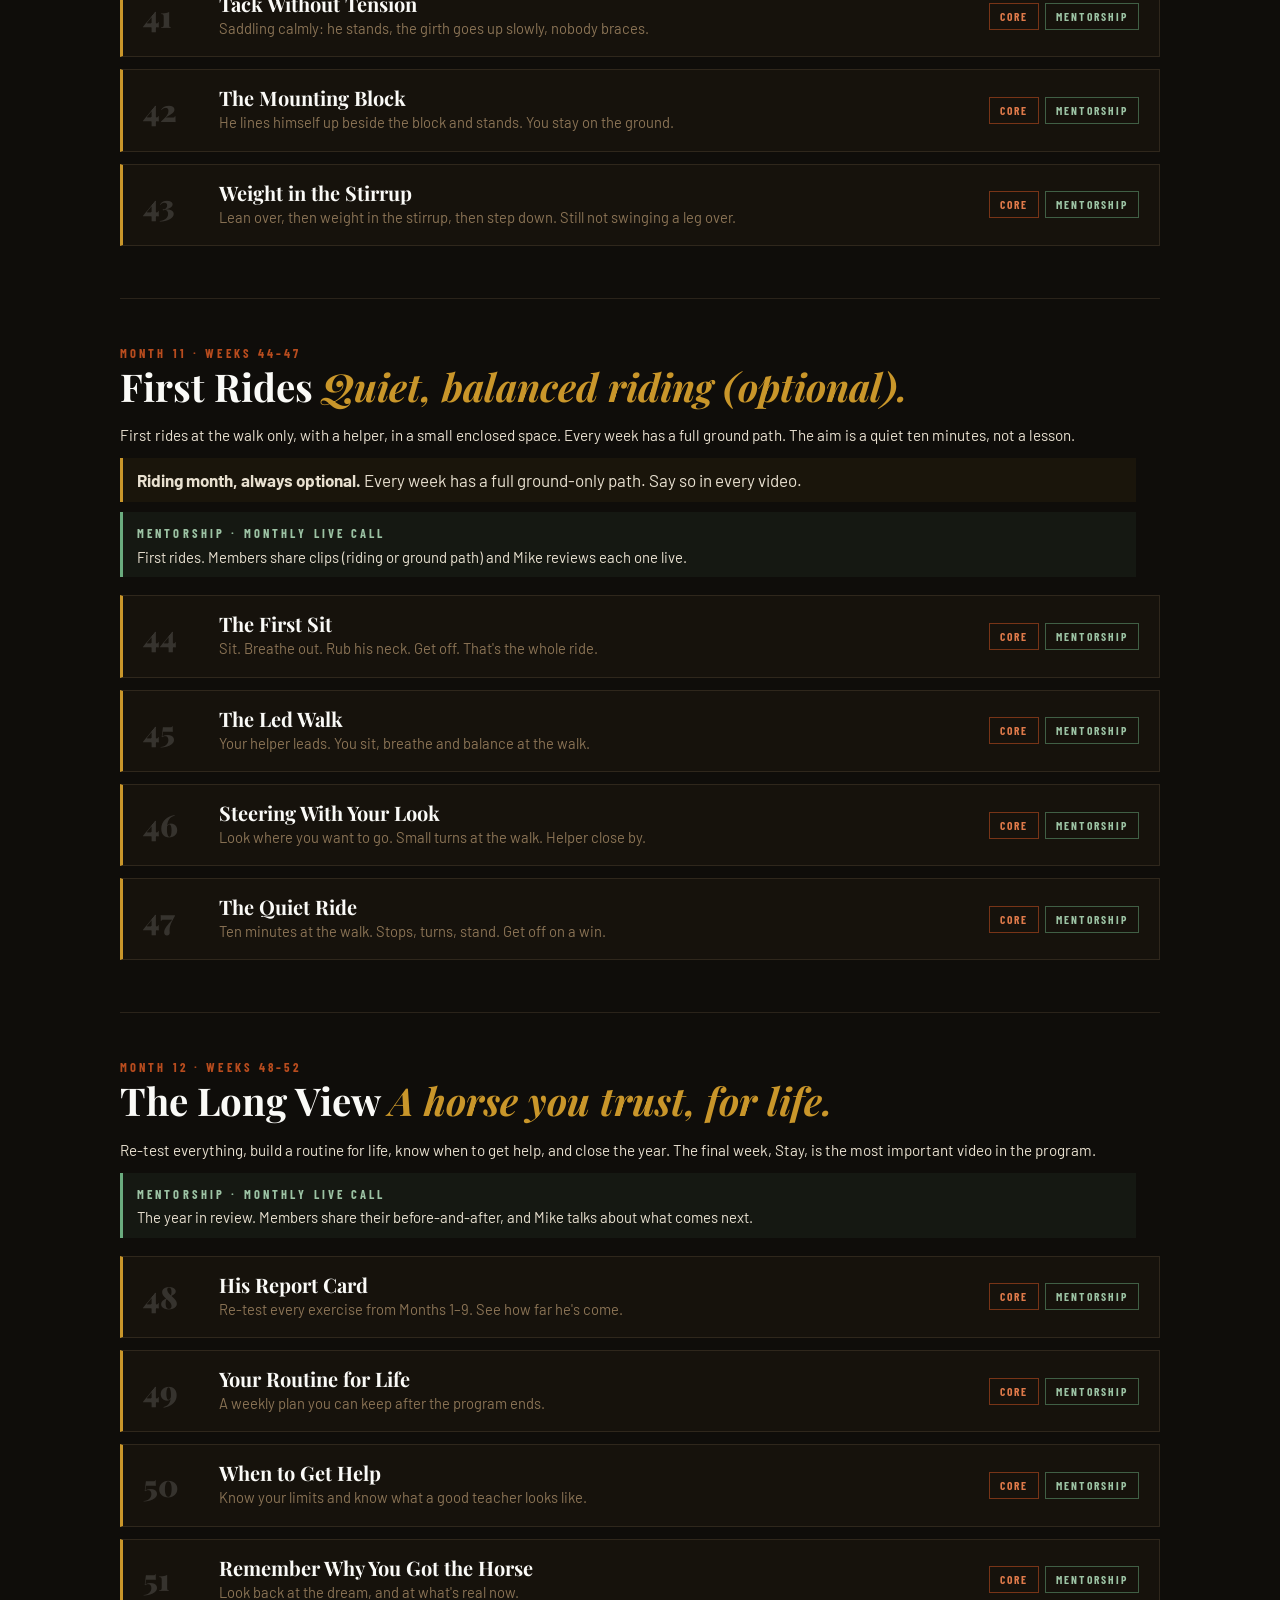
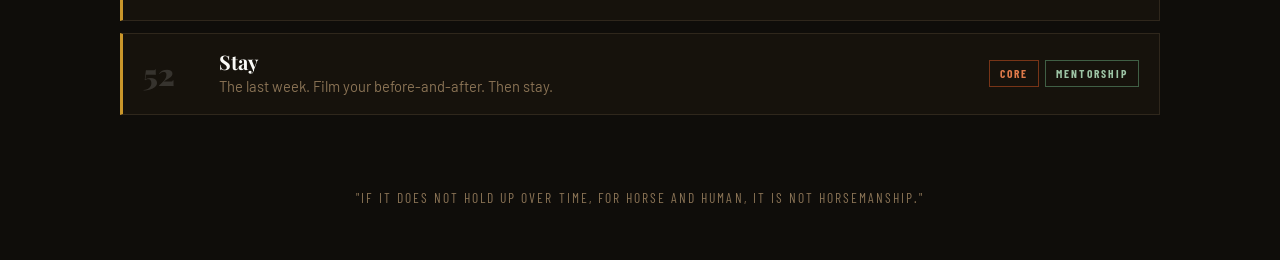
<file: production/index.html>
<!doctype html>
<html lang="en">
<head>
<meta charset="utf-8">
<meta name="viewport" content="width=device-width, initial-scale=1">
<title>MJ Flynn · 52-Week Production Binder</title>
<link rel="icon" href="../assets/favicon.svg" type="image/svg+xml">
<link href="https://fonts.googleapis.com/css2?family=Playfair+Display:ital,wght@0,700;0,900;1,700&family=Barlow+Condensed:wght@600;700;800&family=Barlow:wght@400;500;600&display=swap" rel="stylesheet">
<style>
:root{--ink:#0f0d0a;--card:#16120c;--leather:#2a1f14;--rust:#b84c1e;--gold:#c9962a;--dust:#8a7355;--bone:#e8e0d0;--white:#fafaf7;--parch:#f2ead8;--line:rgba(138,115,85,.22);
--label:"Barlow Condensed","Arial Narrow",sans-serif;--disp:"Playfair Display",Georgia,serif;--body:"Barlow",system-ui,sans-serif}
*{box-sizing:border-box}
body{margin:0;background:var(--ink);color:var(--bone);font:400 17px/1.65 var(--body)}
h1,h2,h3,h4{font-family:var(--disp);color:var(--white);margin:0 0 .4em;line-height:1.15}
a{color:var(--gold)}
.lab{font-family:var(--label);font-weight:700;letter-spacing:.25em;text-transform:uppercase;font-size:.78rem;color:var(--rust)}
.wrap{max-width:1080px;margin:0 auto;padding:0 20px}
header.top{background:var(--leather);border-bottom:1px solid rgba(201,150,42,.25);padding:44px 0 34px}
header.top h1{font-size:clamp(2rem,5vw,3.4rem);font-weight:900}
header.top h1 span{color:var(--gold)}
header.top p{color:var(--bone);max-width:760px}
.legend{display:flex;flex-wrap:wrap;gap:10px;margin-top:16px}
.badge{font-family:var(--label);font-weight:700;letter-spacing:.18em;text-transform:uppercase;font-size:.72rem;padding:3px 10px;border:1px solid}
.b-entry{color:#e3b55a;border-color:rgba(201,150,42,.5)}
.b-core{color:#e07a4a;border-color:rgba(184,76,30,.6)}
.b-mentor{color:#9cc3a4;border-color:rgba(106,171,126,.5)}
nav.months{position:sticky;top:0;z-index:20;background:#0b0907;border-bottom:1px solid var(--line);overflow-x:auto;white-space:nowrap;scrollbar-width:none}
nav.months::-webkit-scrollbar{display:none}
nav.months .wrap{display:flex;gap:2px;align-items:center}
nav.months a{font-family:var(--label);font-weight:700;letter-spacing:.16em;text-transform:uppercase;font-size:.8rem;color:var(--dust);text-decoration:none;padding:13px 11px;border-bottom:2px solid transparent}
nav.months a:hover{color:var(--gold);border-bottom-color:var(--gold)}
nav.months select{margin-left:auto;background:var(--card);color:var(--bone);border:1px solid var(--line);font:600 .85rem var(--label);letter-spacing:.1em;padding:6px 8px}
section.ref{padding:34px 0 10px}
.grid4{display:grid;grid-template-columns:repeat(4,1fr);gap:12px}
@media(max-width:900px){.grid4{grid-template-columns:repeat(2,1fr)}}
@media(max-width:520px){.grid4{grid-template-columns:1fr}}
.setup{background:var(--card);border:1px solid var(--line);border-top:3px solid var(--rust);padding:16px}
.setup h4{font-family:var(--label);text-transform:uppercase;letter-spacing:.12em;font-size:1rem;color:var(--gold)}
.setup .code{font-family:var(--disp);font-weight:900;font-size:1.6rem;color:rgba(255,255,255,.12);float:right;line-height:1}
.setup dl{margin:0;font-size:.88rem}.setup dt{font-family:var(--label);color:var(--rust);letter-spacing:.15em;text-transform:uppercase;font-size:.7rem;margin-top:6px}.setup dd{margin:0}
.box{background:var(--card);border:1px solid var(--line);padding:18px 20px;margin-top:14px}
.box ul{margin:6px 0 0;padding-left:20px}
.month{padding:44px 0 10px;border-top:1px solid var(--line);margin-top:30px}
.month-head{display:grid;grid-template-columns:1fr auto;gap:10px 24px;align-items:end;margin-bottom:18px}
.month-head h2{font-size:clamp(1.7rem,3.5vw,2.4rem)}
.month-head h2 em{color:var(--gold)}
.month-meta{font-size:.95rem;color:var(--bone)}
.mentor-call{border-left:3px solid #6aab7e;padding:8px 14px;background:rgba(106,171,126,.07);margin-top:10px;font-size:.93rem}
details.week{background:var(--card);border:1px solid var(--line);border-left:3px solid var(--gold);margin:12px 0}
details.week>summary{list-style:none;cursor:pointer;padding:16px 20px;display:grid;grid-template-columns:62px 1fr auto;gap:14px;align-items:center}
details.week>summary::-webkit-details-marker{display:none}
.wnum{font-family:var(--disp);font-weight:900;font-size:1.9rem;color:rgba(255,255,255,.14);line-height:1}
.wtitle{font-family:var(--disp);font-weight:700;font-size:1.25rem;color:var(--white);line-height:1.2}
.waim{font-size:.92rem;color:var(--dust)}
.wbadges{display:flex;gap:6px;flex-wrap:wrap;justify-content:flex-end}
@media(max-width:640px){details.week>summary{grid-template-columns:44px 1fr}.wbadges{grid-column:2;justify-content:flex-start}}
.tabs{display:flex;border-top:1px solid var(--line);border-bottom:1px solid var(--line);overflow-x:auto;scrollbar-width:none}
.tabs button{flex:1;background:none;border:0;border-bottom:2px solid transparent;color:var(--dust);font:700 .8rem var(--label);letter-spacing:.18em;text-transform:uppercase;padding:12px 10px;cursor:pointer;white-space:nowrap}
.tabs button.on{color:var(--gold);border-bottom-color:var(--gold)}
.pane{display:none;padding:20px 22px 22px}.pane.on{display:block}
.beat{display:grid;grid-template-columns:120px 1fr;border-bottom:1px solid rgba(138,115,85,.1)}
.beat:last-child{border-bottom:0}
.beat .k{font:700 .72rem var(--label);letter-spacing:.18em;text-transform:uppercase;padding:12px 10px 12px 0;color:var(--dust)}
.beat .k.hook{color:var(--rust)}.beat .k.nail{color:#8fb3c4}.beat .k.turn{color:var(--gold)}.beat .k.ask{color:#9cc3a4}
.beat .v{padding:11px 0}
.beat .v .dir{display:block;color:var(--dust);font-size:.85rem;font-style:italic}
.beat .v strong{color:var(--white)}
@media(max-width:600px){.beat{grid-template-columns:1fr}.beat .k{padding-bottom:0}}
.say{color:var(--white)}
.cols{display:grid;grid-template-columns:1fr 1fr;gap:16px}
@media(max-width:760px){.cols{grid-template-columns:1fr}}
.gsec h4{font-family:var(--label);text-transform:uppercase;letter-spacing:.18em;font-size:.85rem;color:var(--gold);margin-top:14px}
.gsec ol,.gsec ul{margin:4px 0 0;padding-left:22px}
.gsec li{margin:3px 0}
.adapt{border-left:3px solid var(--gold);padding:8px 14px;background:rgba(201,150,42,.06);margin-top:12px}
.stop{border-left:3px solid var(--rust);padding:8px 14px;background:rgba(184,76,30,.08);margin-top:12px}
.film{border-left:3px solid #6aab7e;padding:10px 14px;background:rgba(106,171,126,.08);margin-top:14px}
table.shots{width:100%;border-collapse:collapse;font-size:.93rem}
table.shots th{font:700 .72rem var(--label);letter-spacing:.18em;text-transform:uppercase;color:var(--gold);text-align:left;padding:8px;border-bottom:1px solid var(--line)}
table.shots td{padding:9px 8px;border-bottom:1px solid rgba(138,115,85,.1);vertical-align:top}
table.shots td.c{font:800 .95rem var(--label);color:var(--rust);white-space:nowrap}
.actions{display:flex;gap:8px;flex-wrap:wrap;margin-top:16px}
.btn{background:var(--rust);color:var(--white);border:0;padding:9px 16px;font:700 .78rem var(--label);letter-spacing:.18em;text-transform:uppercase;cursor:pointer}
.btn.alt{background:transparent;border:1px solid var(--dust);color:var(--bone)}
.toast{position:fixed;bottom:24px;left:50%;transform:translateX(-50%);background:var(--rust);color:#fff;font:700 .8rem var(--label);letter-spacing:.2em;text-transform:uppercase;padding:10px 22px;opacity:0;transition:.3s;pointer-events:none}
.toast.show{opacity:1}
footer{padding:50px 0;text-align:center;color:var(--dust);font-family:var(--label);letter-spacing:.15em;text-transform:uppercase;font-size:.85rem}
@media print{
  body{background:#fff;color:#111;font-size:11pt}
  nav.months,.actions,header.top .legend,.tabs,.toast,footer{display:none!important}
  h1,h2,h3,h4,.wtitle,.say,.beat .v strong{color:#111!important}
  .card,details.week,.setup,.box{background:#fff!important;border-color:#bbb!important}
  .pane{display:block!important;page-break-inside:auto}
  .pane+.pane{border-top:1px solid #ccc}
  body.print-one .month, body.print-one section.ref, body.print-one header.top{display:none}
  body.print-one .month.has-target{display:block;border:0;margin:0;padding:0}
  body.print-one .month.has-target .month-head{display:none}
  body.print-one details.week{display:none}
  body.print-one details.week.target{display:block}
}
</style>
</head>
<body>
<header class="top">
  <div class="wrap">
    <div class="lab">Mike Flynn Horsemanship · @mj.flynn8 · Internal · not for public</div>
    <h1>52 Weeks. <span>Production Binder.</span></h1>
    <p>Every week has four parts. A <strong>motivation</strong> talking-head script (Shot A, 60–90 sec). A <strong>lesson guide</strong> members read. An <strong>instruction</strong> script you narrate while you work (Shots W/C/D, 3–6 min). And a <strong>shot sheet</strong>. Film the motivation and the instruction on the same day, with the same horse and the same light.</p>
    <div class="legend">
      <span class="badge b-entry">Entry · Weeks 1–4</span>
      <span class="badge b-core">Core · All 52 weeks</span>
      <span class="badge b-mentor">Mentorship · + Film &amp; Send, monthly live call</span>
    </div>
  </div>
</header>

<nav class="months" aria-label="Months"><div class="wrap" id="monthnav"></div></nav>

<section class="ref">
  <div class="wrap">
    <div class="lab">Standard setups · from your shot sheet</div>
    <h2>Four camera setups. Every shot in this binder uses one.</h2>
    <div class="grid4">
      <div class="setup"><span class="code">A</span><h4>Authority Stand</h4><dl><dt>Use</dt><dd>Every motivation script. Week intros.</dd><dt>Height</dt><dd>Chest to chin. Eye level or just below.</dd><dt>Frame</dt><dd>Tight. Chest to just above head.</dd><dt>Background</dt><dd>Barn, fence, horse out of focus. Never a blank wall.</dd><dt>Body</dt><dd>Still on the hook. Move after the point lands.</dd></dl></div>
      <div class="setup"><span class="code">W</span><h4>Work Shot</h4><dl><dt>Use</dt><dd>All demonstrations.</dd><dt>Height</dt><dd>Tripod or fence rail, knee to hip.</dd><dt>Angle</dt><dd>Side view. You and the whole horse in frame. Show the space between you.</dd><dt>Run</dt><dd>Let it roll. Don't stop and start.</dd></dl></div>
      <div class="setup"><span class="code">C</span><h4>Close Read</h4><dl><dt>Use</dt><dd>The tells: eye, ear, lick &amp; chew, head drop, feet.</dd><dt>Distance</dt><dd>Close. Fill the frame.</dd><dt>Mount</dt><dd>Fence post or tripod. Never handheld.</dd><dt>Narration</dt><dd>Optional. Silence works.</dd></dl></div>
      <div class="setup"><span class="code">D</span><h4>Detail</h4><dl><dt>Use</dt><dd>Hands, rope, knots, tack, where your feet go.</dd><dt>Frame</dt><dd>Hands and rope fill the frame. Slow it down.</dd><dt>Mount</dt><dd>Tripod over your shoulder, or a second person.</dd><dt>Note</dt><dd>Members copy what they see here. Do it slowly and do it right.</dd></dl></div>
    </div>
    <div class="cols">
      <div class="box"><div class="lab">Every session · safety check (in every lesson guide)</div>
        <ul>
          <li>Boots with a heel and closed toe. Gloves for rope work.</li>
          <li>A rope halter and a 12–14 ft lead. Never wrap the rope around your hand or body.</li>
          <li>Work in a fenced, level area with good footing and no loose dogs or children.</li>
          <li>Stand at his shoulder, never directly in front or behind. Know your way out.</li>
          <li>Someone knows you're out there. Phone on you.</li>
          <li>Rate yourself 1–10 before you start. Above a 6, do the ground-only version or stop.</li>
        </ul></div>
      <div class="box"><div class="lab">Filming day · rules from your shot sheet</div>
        <ul>
          <li>Light in front of you. Overcast is ideal. No sun behind you.</li>
          <li>Phone on a tripod for any horse work. Wireless mic on for every take.</li>
          <li>Film the motivation (A) first, while you're fresh. Then the instruction (W/C/D).</li>
          <li>Leave 2 seconds of silence before the nail line. Silence before the nail is power.</li>
          <li>Film every lesson's ground-only/adapted version too. Members need to see it done.</li>
          <li>Real background. Barn, fence, pasture.</li>
        </ul></div>
    </div>
  </div>
</section>

<main class="wrap" id="binder"></main>
<footer>"If it does not hold up over time, for horse and human, it is not horsemanship."</footer>
<div class="toast" id="toast">Copied</div>

<script>window.PROGRAM = { months: [] };</script>
<script src="data/m01-02.js"></script>
<script src="data/m03-04.js"></script>
<script src="data/m05-06.js"></script>
<script src="data/m07-08.js"></script>
<script src="data/m09-10.js"></script>
<script src="data/m11-12.js"></script>
<script src="data/recruiting.js"></script>
<script src="data/silent.js"></script>
<script src="data/start.js"></script>
<script src="binder.js"></script>
</body>
</html>
</file>
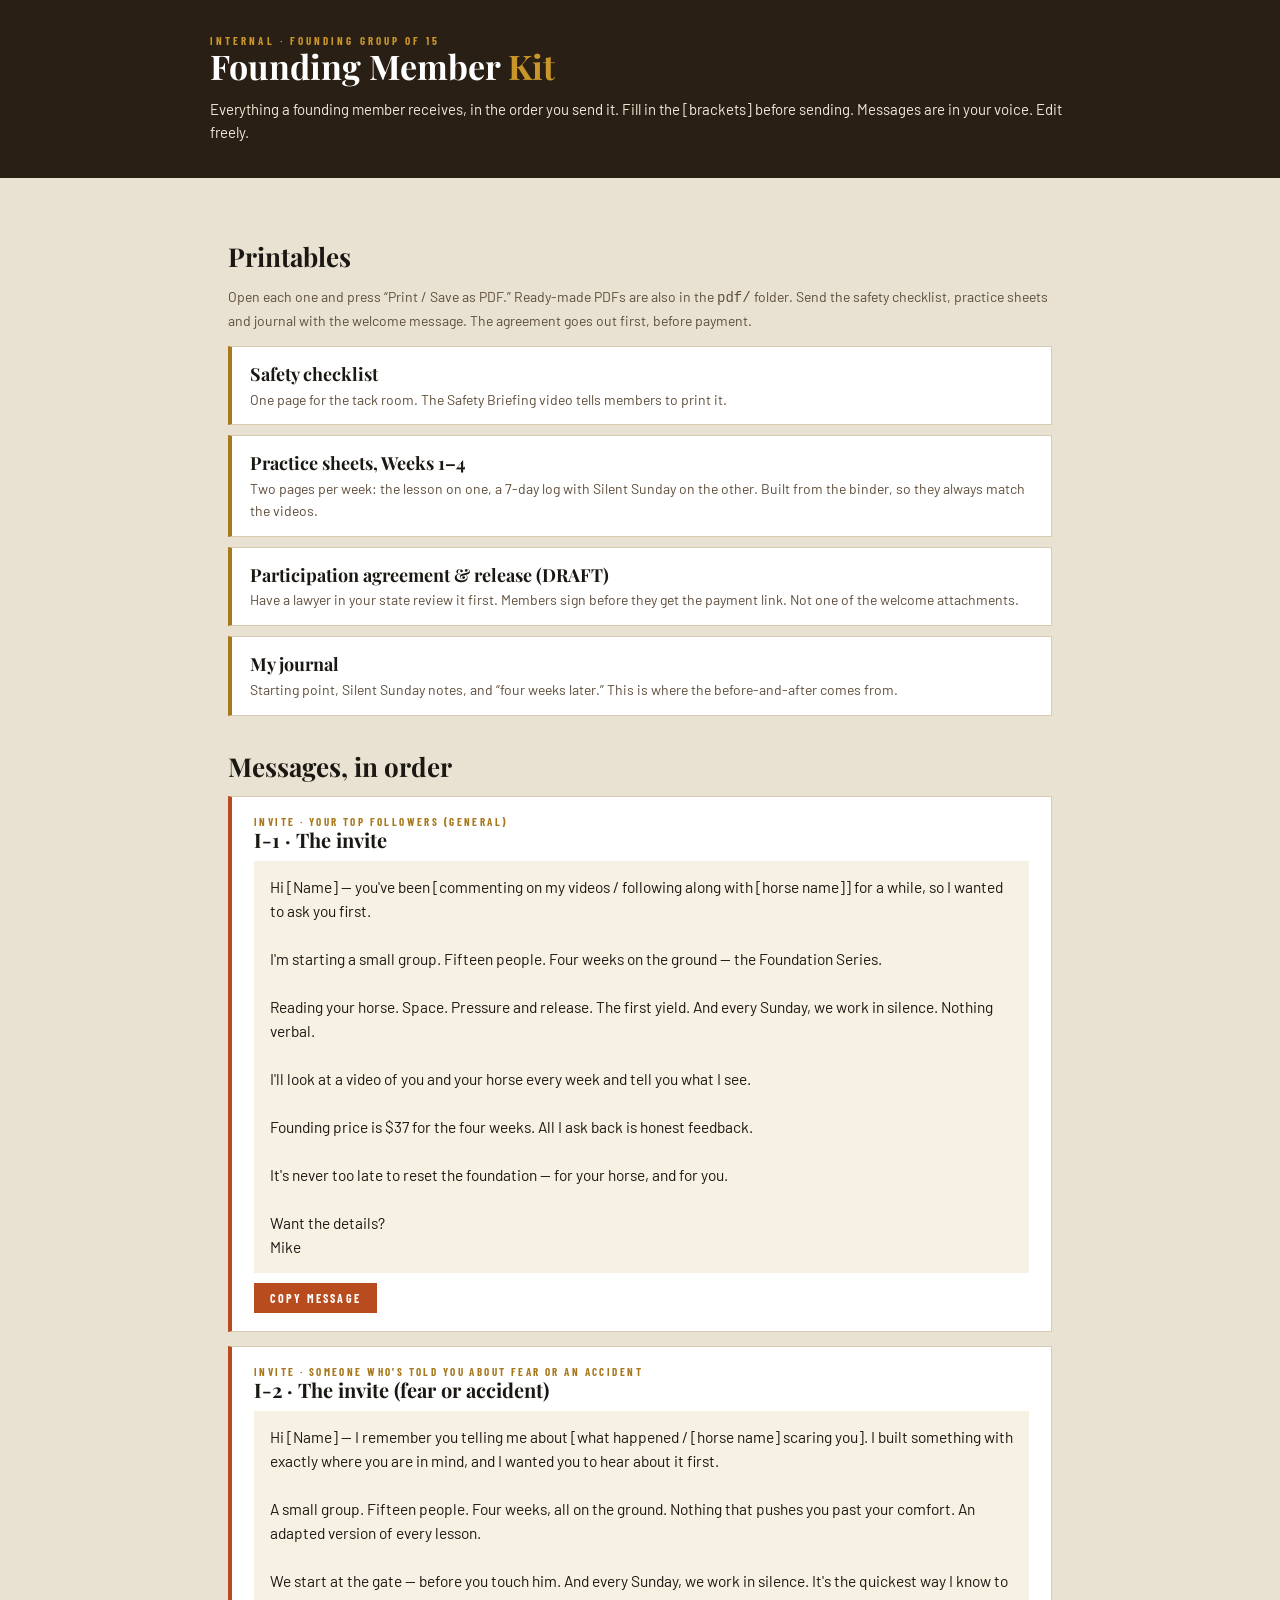
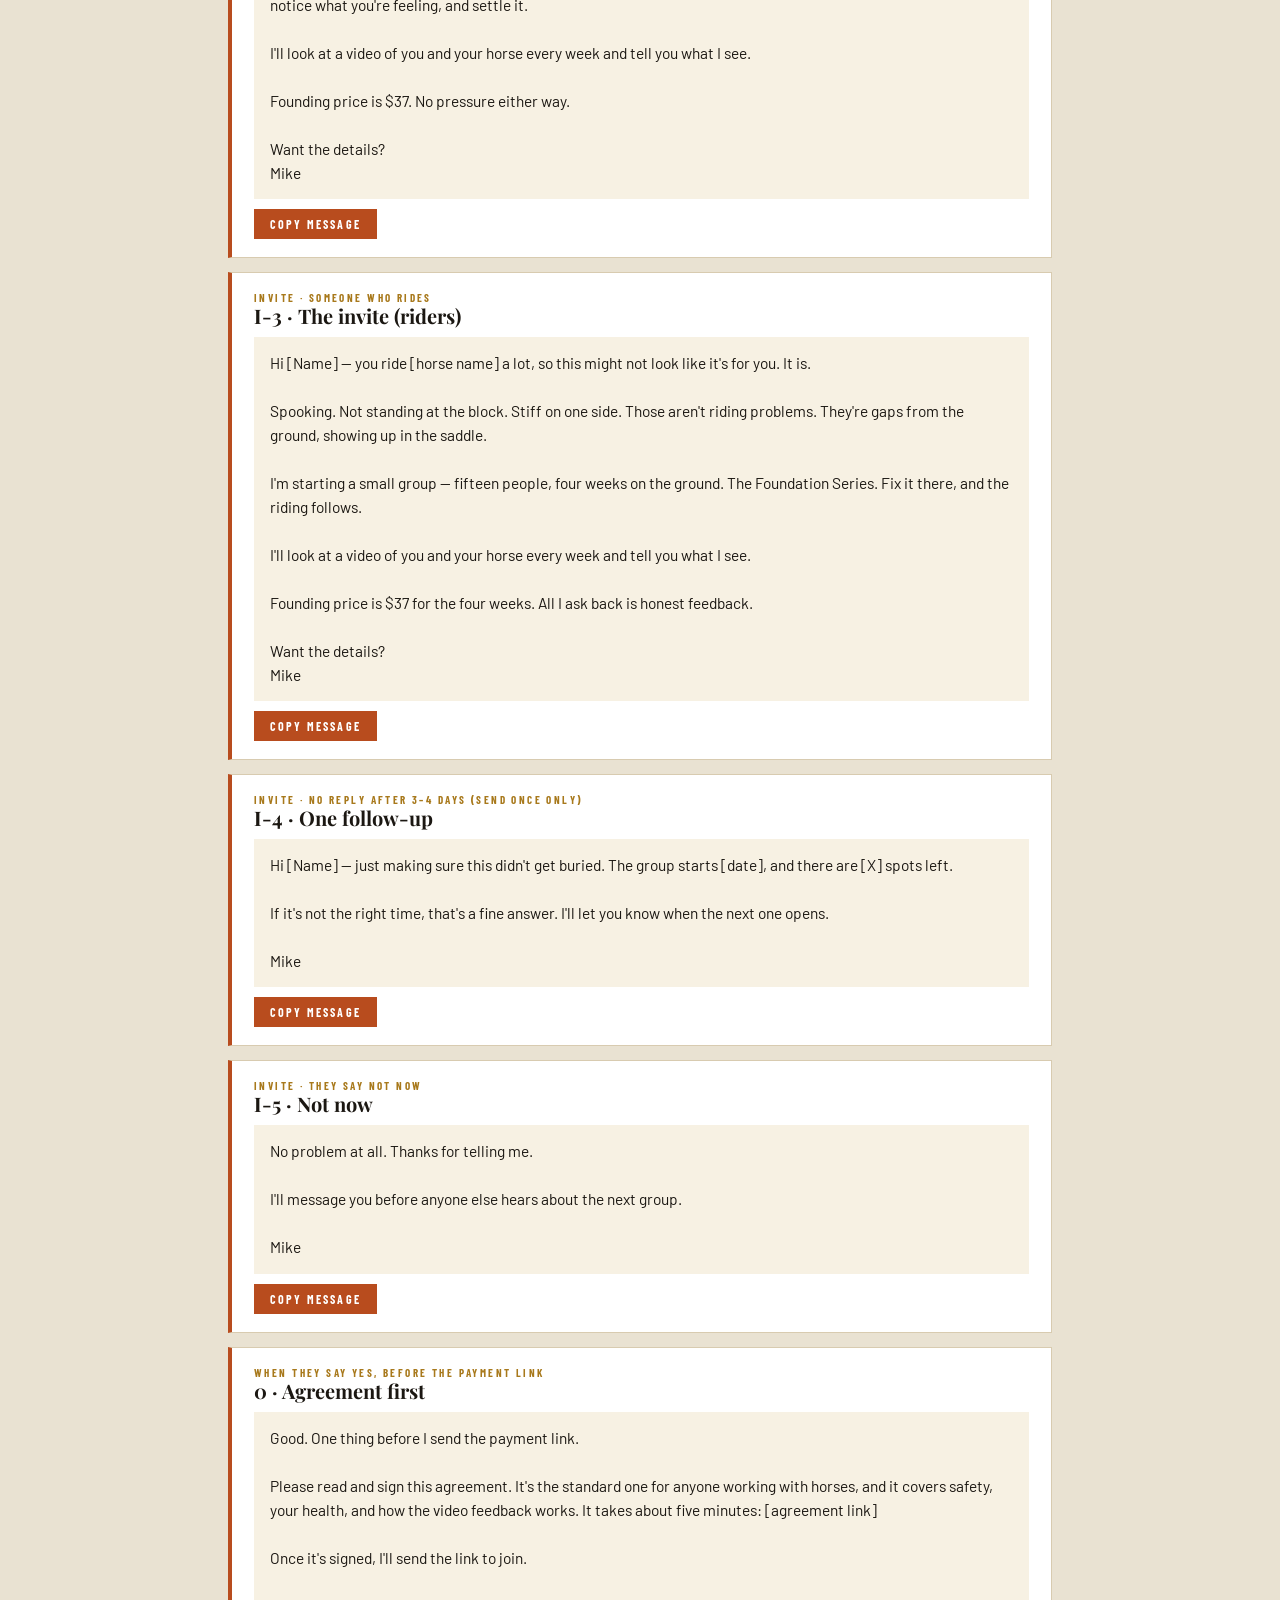
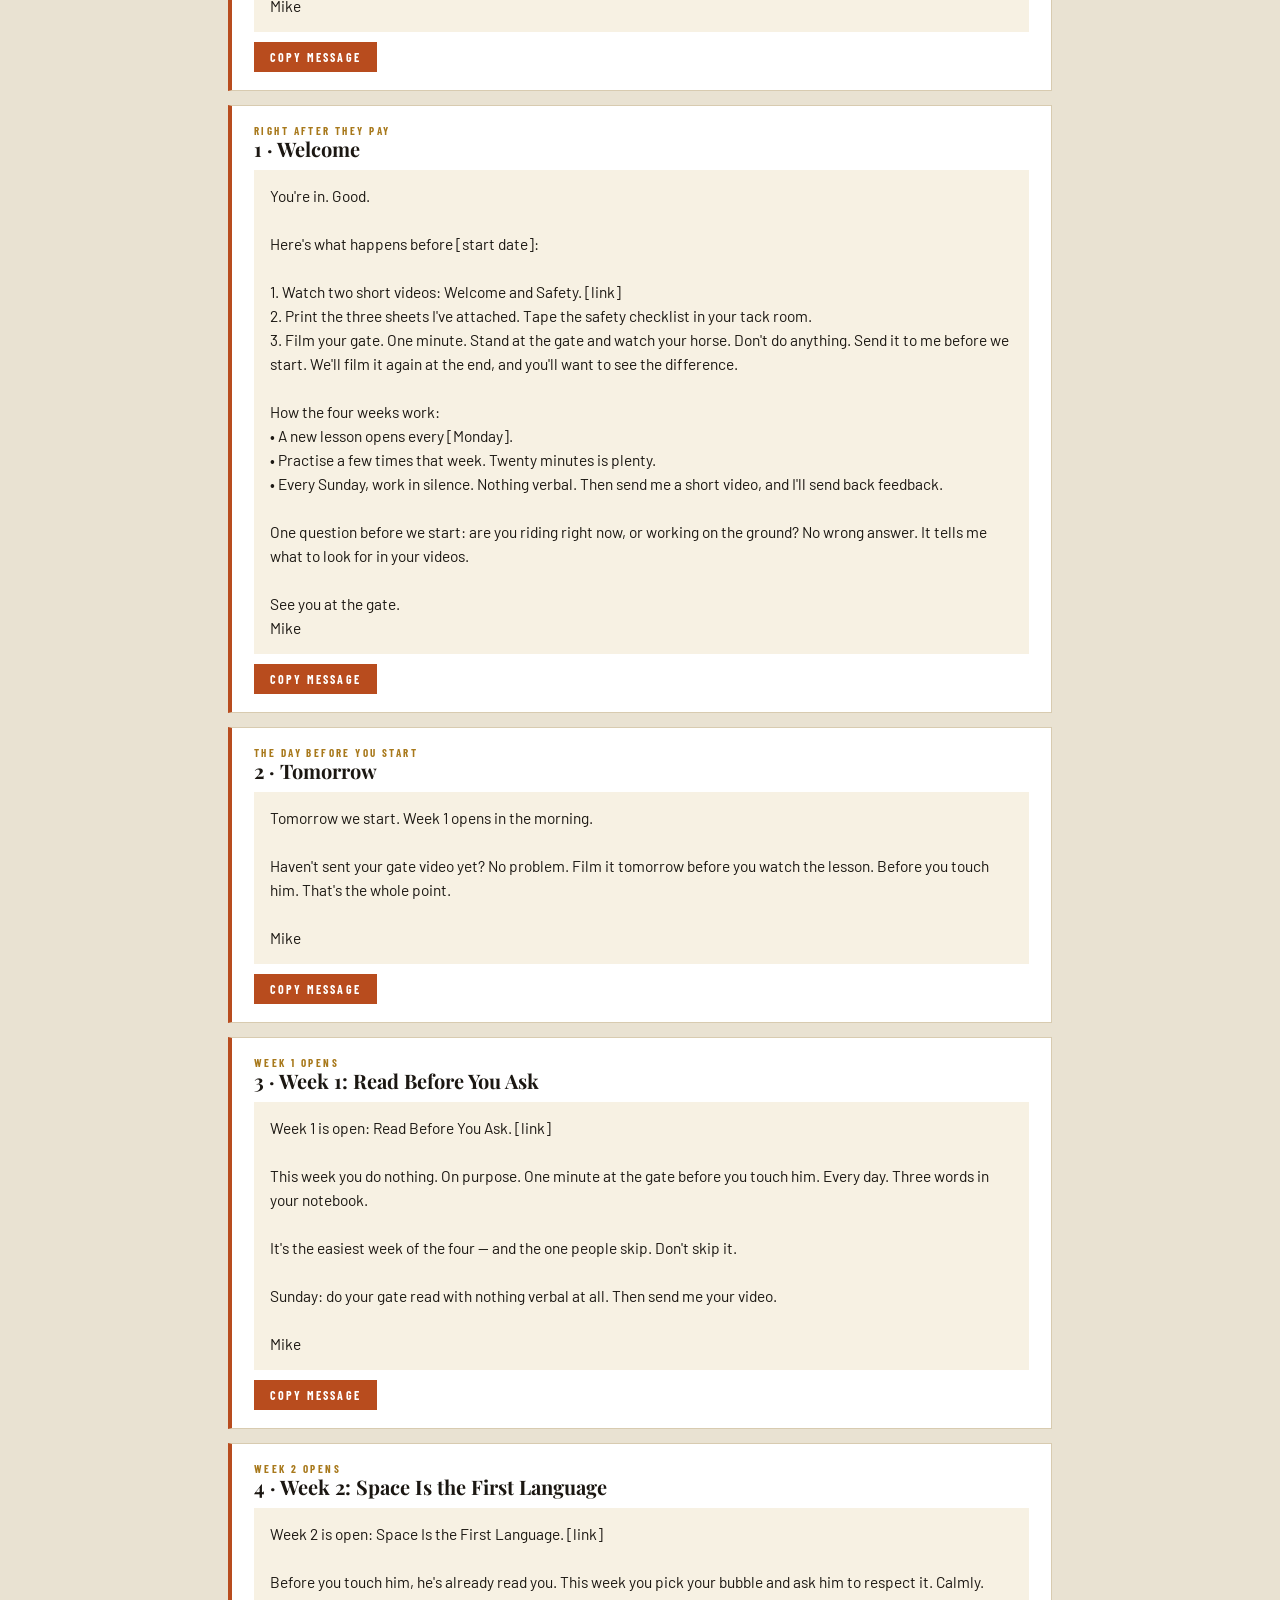
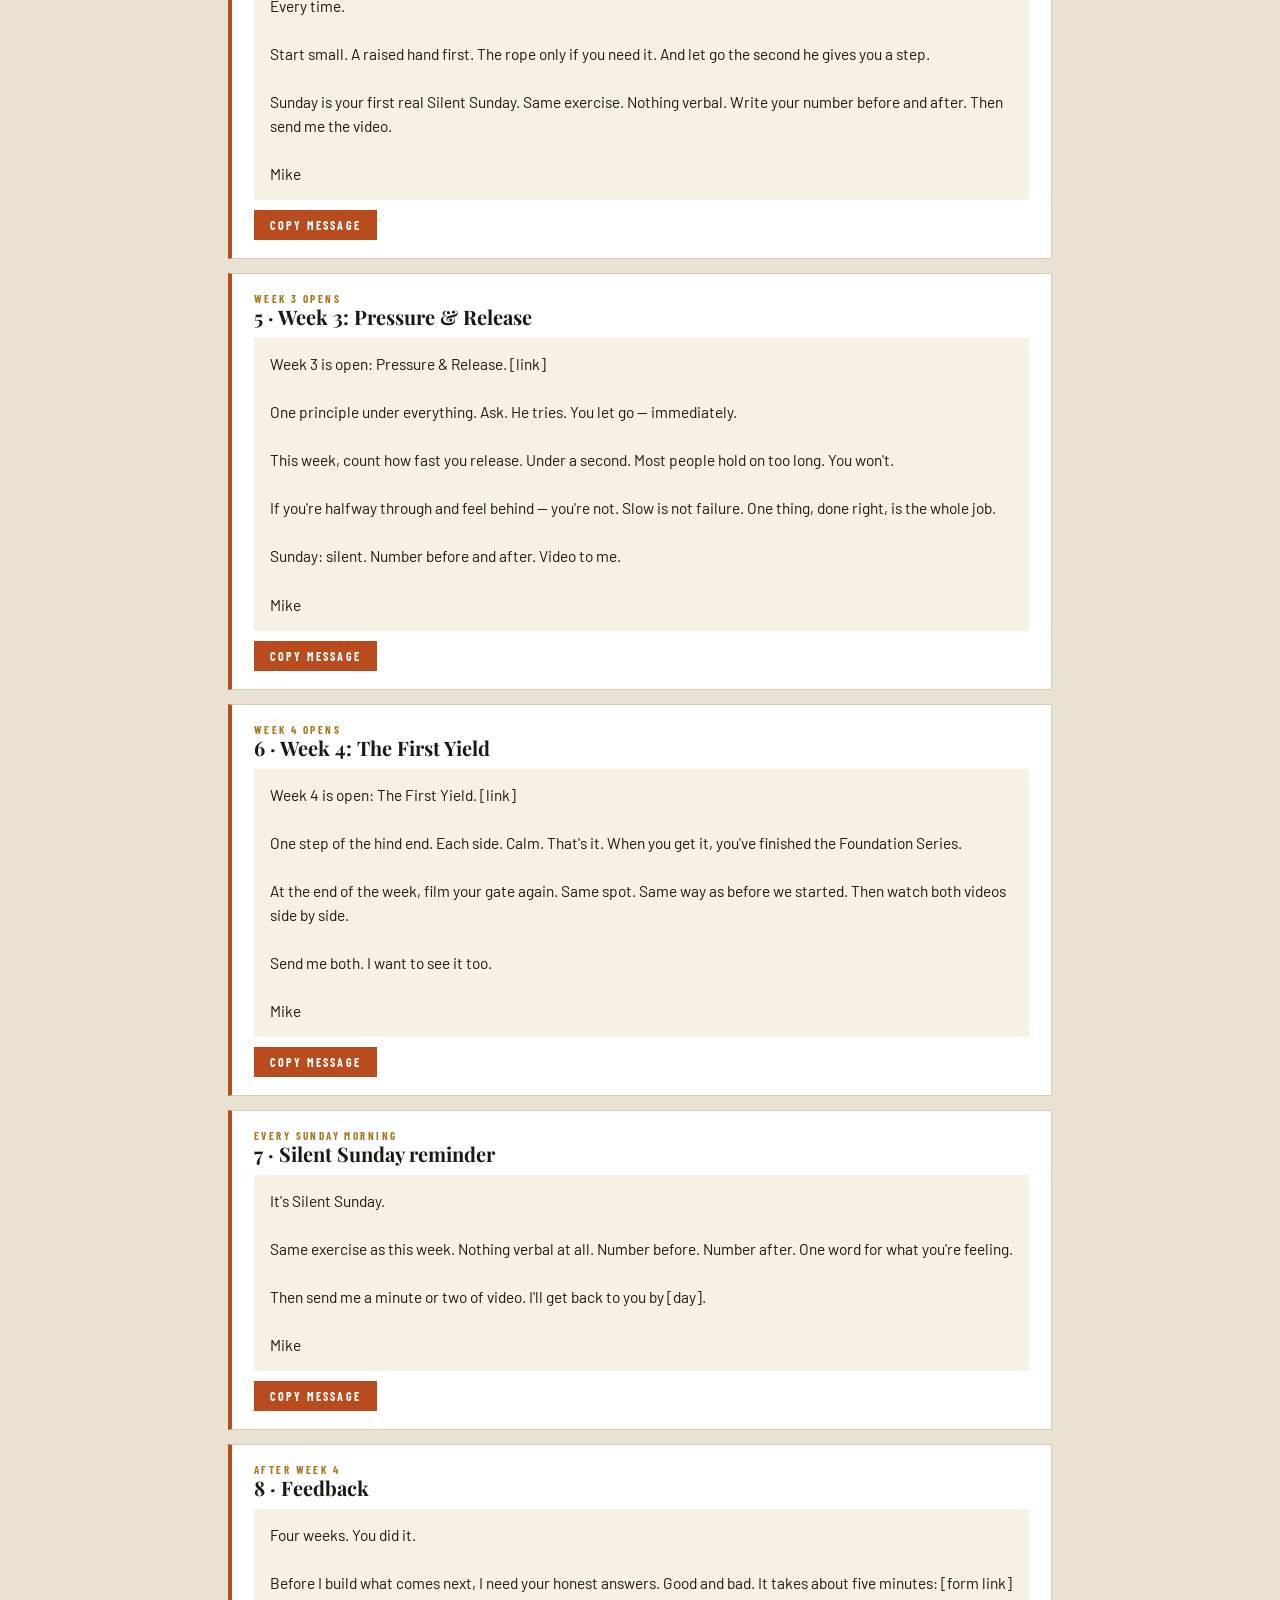
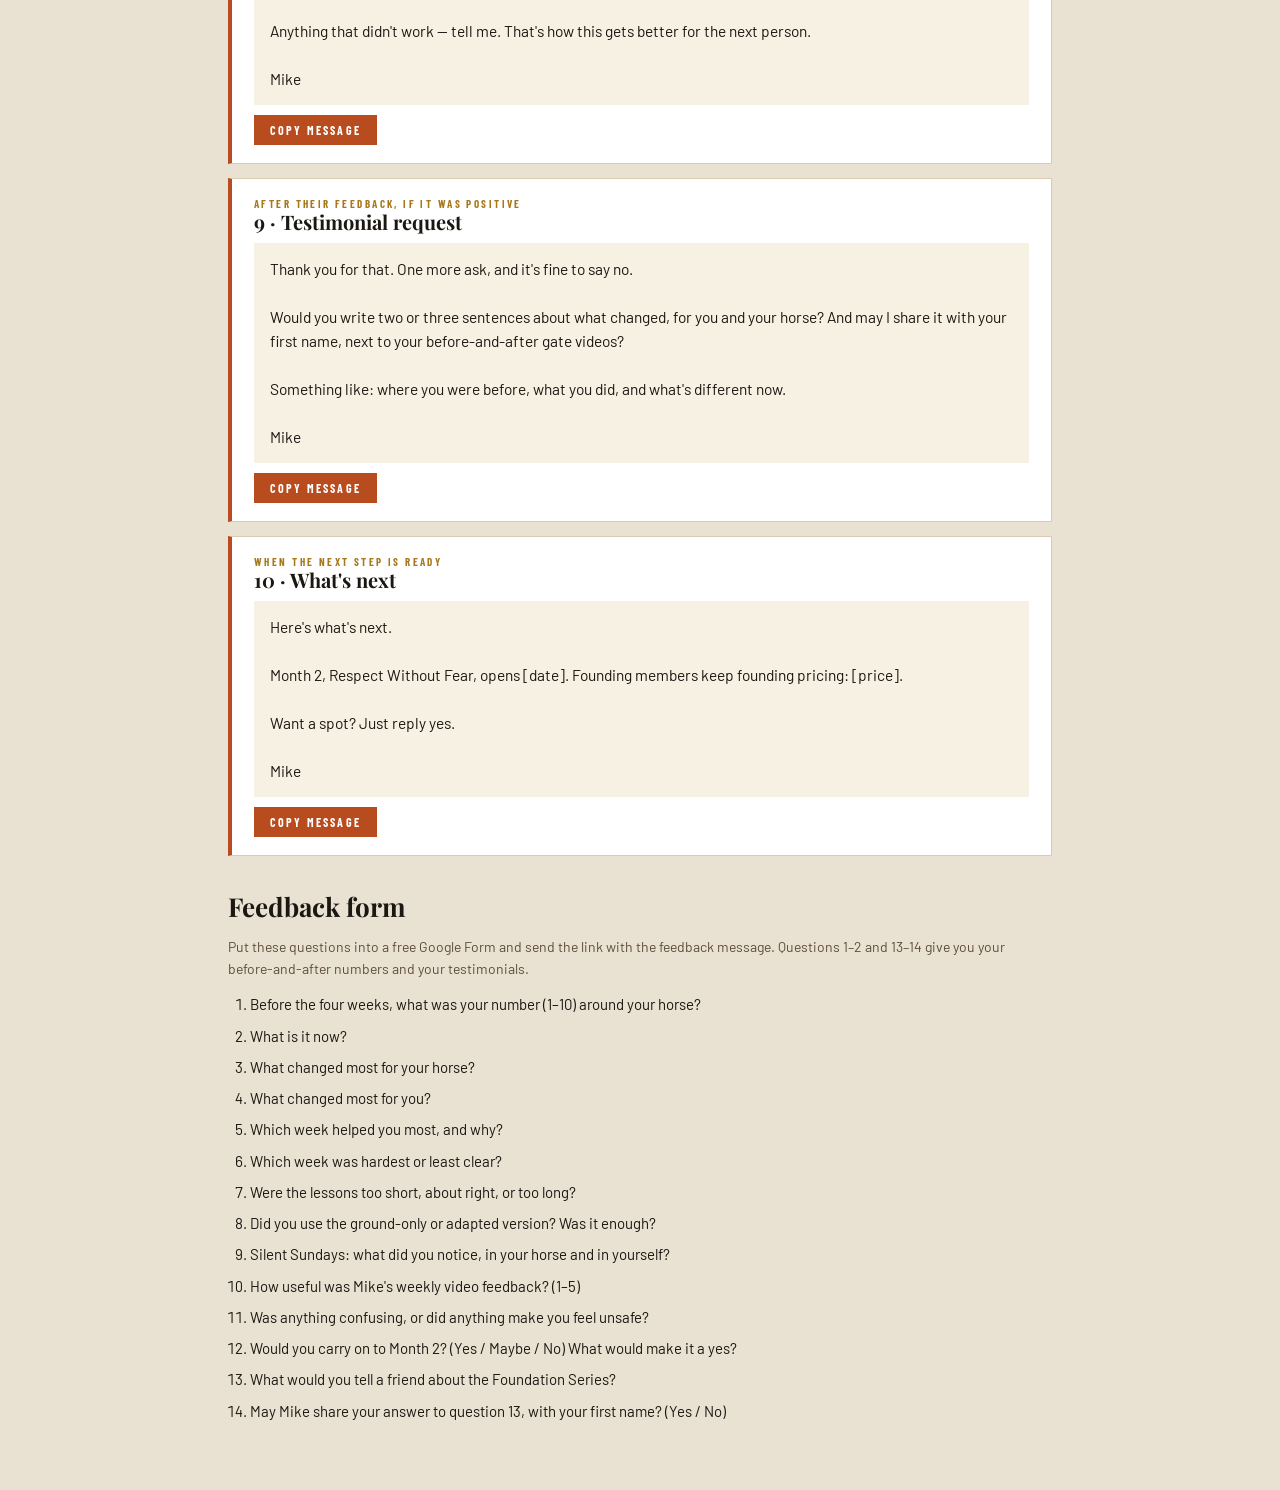
<file: production/kit/index.html>
<!doctype html>
<html lang="en">
<head>
<meta charset="utf-8">
<meta name="viewport" content="width=device-width, initial-scale=1">
<title>Founding Member Kit</title>
<link href="https://fonts.googleapis.com/css2?family=Playfair+Display:ital,wght@0,700;0,900;1,700&family=Barlow+Condensed:wght@700&family=Barlow:wght@400;600&display=swap" rel="stylesheet">
<link rel="stylesheet" href="kit.css">
<style>
  .wrap { max-width: 860px; margin: 0 auto; padding: 28px 18px 60px; }
  .hero { background: var(--leather); color: #f2ead8; padding: 34px 28px; }
  .hero h1 { color: #fff; font-size: 34px; }
  .hero h1 span { color: #c9962a; }
  .hero p { margin: 6px 0 0; }
  .card { background: #fff; border: 1px solid var(--line); border-left: 4px solid var(--rust); padding: 18px 22px; margin: 14px 0; }
  .card h3 { font-size: 20px; }
  .when { font: 700 11px "Barlow Condensed", sans-serif; letter-spacing: .22em; text-transform: uppercase; color: var(--gold); }
  .msg { white-space: pre-line; background: var(--parch); padding: 14px 16px; margin: 10px 0; font-size: 15.5px; }
  .copy { background: var(--rust); color: #fff; border: 0; padding: 8px 16px; font: 700 12px "Barlow Condensed", sans-serif; letter-spacing: .18em; text-transform: uppercase; cursor: pointer; }
  .printables a { display: block; background: #fff; border: 1px solid var(--line); border-left: 4px solid var(--gold); padding: 14px 18px; margin: 10px 0; color: var(--ink); text-decoration: none; }
  .printables a strong { font-family: "Playfair Display", Georgia, serif; font-size: 18px; }
  .printables a span { display: block; color: var(--muted); font-size: 14px; }
  h2.sec { font-size: 26px; margin-top: 36px; }
  ol.q li { margin: 8px 0; }
  .note { font-size: 14px; color: var(--muted); }
  .toast { position: fixed; bottom: 20px; left: 50%; transform: translateX(-50%); background: var(--rust); color: #fff; padding: 9px 20px; font: 700 12px "Barlow Condensed", sans-serif; letter-spacing: .2em; text-transform: uppercase; opacity: 0; transition: .3s; }
  .toast.show { opacity: 1; }
</style>
</head>
<body>
<div class="hero">
  <div class="wrap" style="padding:0">
    <div class="lab" style="color:#c9962a">Internal · Founding group of 15</div>
    <h1>Founding Member <span>Kit</span></h1>
    <p>Everything a founding member receives, in the order you send it. Fill in the [brackets] before sending. Messages are in your voice. Edit freely.</p>
  </div>
</div>
<div class="wrap">

  <h2 class="sec">Printables</h2>
  <p class="note">Open each one and press “Print / Save as PDF.” Ready-made PDFs are also in the <code>pdf/</code> folder. Send the safety checklist, practice sheets and journal with the welcome message. The agreement goes out first, before payment.</p>
  <div class="printables">
    <a href="safety-checklist.html"><strong>Safety checklist</strong><span>One page for the tack room. The Safety Briefing video tells members to print it.</span></a>
    <a href="practice-sheets.html"><strong>Practice sheets, Weeks 1–4</strong><span>Two pages per week: the lesson on one, a 7-day log with Silent Sunday on the other. Built from the binder, so they always match the videos.</span></a>
    <a href="waiver.html"><strong>Participation agreement &amp; release (DRAFT)</strong><span>Have a lawyer in your state review it first. Members sign before they get the payment link. Not one of the welcome attachments.</span></a>
    <a href="journal.html"><strong>My journal</strong><span>Starting point, Silent Sunday notes, and “four weeks later.” This is where the before-and-after comes from.</span></a>
  </div>

  <h2 class="sec">Messages, in order</h2>
  <div id="msgs"></div>

  <h2 class="sec">Feedback form</h2>
  <p class="note">Put these questions into a free Google Form and send the link with the feedback message. Questions 1–2 and 13–14 give you your before-and-after numbers and your testimonials.</p>
  <ol class="q">
    <li>Before the four weeks, what was your number (1–10) around your horse?</li>
    <li>What is it now?</li>
    <li>What changed most for your horse?</li>
    <li>What changed most for you?</li>
    <li>Which week helped you most, and why?</li>
    <li>Which week was hardest or least clear?</li>
    <li>Were the lessons too short, about right, or too long?</li>
    <li>Did you use the ground-only or adapted version? Was it enough?</li>
    <li>Silent Sundays: what did you notice, in your horse and in yourself?</li>
    <li>How useful was Mike's weekly video feedback? (1–5)</li>
    <li>Was anything confusing, or did anything make you feel unsafe?</li>
    <li>Would you carry on to Month 2? (Yes / Maybe / No) What would make it a yes?</li>
    <li>What would you tell a friend about the Foundation Series?</li>
    <li>May Mike share your answer to question 13, with your first name? (Yes / No)</li>
  </ol>
</div>
<div class="toast" id="toast">Copied</div>

<script>
var MESSAGES = [
  { when: "Invite · your top followers (general)", title: "I-1 · The invite",
    text: "Hi [Name] — you've been [commenting on my videos / following along with [horse name]] for a while, so I wanted to ask you first.\n\nI'm starting a small group. Fifteen people. Four weeks on the ground — the Foundation Series.\n\nReading your horse. Space. Pressure and release. The first yield. And every Sunday, we work in silence. Nothing verbal.\n\nI'll look at a video of you and your horse every week and tell you what I see.\n\nFounding price is $37 for the four weeks. All I ask back is honest feedback.\n\nIt's never too late to reset the foundation — for your horse, and for you.\n\nWant the details?\nMike" },
  { when: "Invite · someone who's told you about fear or an accident", title: "I-2 · The invite (fear or accident)",
    text: "Hi [Name] — I remember you telling me about [what happened / [horse name] scaring you]. I built something with exactly where you are in mind, and I wanted you to hear about it first.\n\nA small group. Fifteen people. Four weeks, all on the ground. Nothing that pushes you past your comfort. An adapted version of every lesson.\n\nWe start at the gate — before you touch him. And every Sunday, we work in silence. It's the quickest way I know to notice what you're feeling, and settle it.\n\nI'll look at a video of you and your horse every week and tell you what I see.\n\nFounding price is $37. No pressure either way.\n\nWant the details?\nMike" },
  { when: "Invite · someone who rides", title: "I-3 · The invite (riders)",
    text: "Hi [Name] — you ride [horse name] a lot, so this might not look like it's for you. It is.\n\nSpooking. Not standing at the block. Stiff on one side. Those aren't riding problems. They're gaps from the ground, showing up in the saddle.\n\nI'm starting a small group — fifteen people, four weeks on the ground. The Foundation Series. Fix it there, and the riding follows.\n\nI'll look at a video of you and your horse every week and tell you what I see.\n\nFounding price is $37 for the four weeks. All I ask back is honest feedback.\n\nWant the details?\nMike" },
  { when: "Invite · no reply after 3–4 days (send once only)", title: "I-4 · One follow-up",
    text: "Hi [Name] — just making sure this didn't get buried. The group starts [date], and there are [X] spots left.\n\nIf it's not the right time, that's a fine answer. I'll let you know when the next one opens.\n\nMike" },
  { when: "Invite · they say not now", title: "I-5 · Not now",
    text: "No problem at all. Thanks for telling me.\n\nI'll message you before anyone else hears about the next group.\n\nMike" },
  { when: "When they say yes, before the payment link", title: "0 · Agreement first",
    text: "Good. One thing before I send the payment link.\n\nPlease read and sign this agreement. It's the standard one for anyone working with horses, and it covers safety, your health, and how the video feedback works. It takes about five minutes: [agreement link]\n\nOnce it's signed, I'll send the link to join.\n\nMike" },
  { when: "Right after they pay", title: "1 · Welcome",
    text: "You're in. Good.\n\nHere's what happens before [start date]:\n\n1. Watch two short videos: Welcome and Safety. [link]\n2. Print the three sheets I've attached. Tape the safety checklist in your tack room.\n3. Film your gate. One minute. Stand at the gate and watch your horse. Don't do anything. Send it to me before we start. We'll film it again at the end, and you'll want to see the difference.\n\nHow the four weeks work:\n• A new lesson opens every [Monday].\n• Practise a few times that week. Twenty minutes is plenty.\n• Every Sunday, work in silence. Nothing verbal. Then send me a short video, and I'll send back feedback.\n\nOne question before we start: are you riding right now, or working on the ground? No wrong answer. It tells me what to look for in your videos.\n\nSee you at the gate.\nMike" },
  { when: "The day before you start", title: "2 · Tomorrow",
    text: "Tomorrow we start. Week 1 opens in the morning.\n\nHaven't sent your gate video yet? No problem. Film it tomorrow before you watch the lesson. Before you touch him. That's the whole point.\n\nMike" },
  { when: "Week 1 opens", title: "3 · Week 1: Read Before You Ask",
    text: "Week 1 is open: Read Before You Ask. [link]\n\nThis week you do nothing. On purpose. One minute at the gate before you touch him. Every day. Three words in your notebook.\n\nIt's the easiest week of the four — and the one people skip. Don't skip it.\n\nSunday: do your gate read with nothing verbal at all. Then send me your video.\n\nMike" },
  { when: "Week 2 opens", title: "4 · Week 2: Space Is the First Language",
    text: "Week 2 is open: Space Is the First Language. [link]\n\nBefore you touch him, he's already read you. This week you pick your bubble and ask him to respect it. Calmly. Every time.\n\nStart small. A raised hand first. The rope only if you need it. And let go the second he gives you a step.\n\nSunday is your first real Silent Sunday. Same exercise. Nothing verbal. Write your number before and after. Then send me the video.\n\nMike" },
  { when: "Week 3 opens", title: "5 · Week 3: Pressure & Release",
    text: "Week 3 is open: Pressure & Release. [link]\n\nOne principle under everything. Ask. He tries. You let go — immediately.\n\nThis week, count how fast you release. Under a second. Most people hold on too long. You won't.\n\nIf you're halfway through and feel behind — you're not. Slow is not failure. One thing, done right, is the whole job.\n\nSunday: silent. Number before and after. Video to me.\n\nMike" },
  { when: "Week 4 opens", title: "6 · Week 4: The First Yield",
    text: "Week 4 is open: The First Yield. [link]\n\nOne step of the hind end. Each side. Calm. That's it. When you get it, you've finished the Foundation Series.\n\nAt the end of the week, film your gate again. Same spot. Same way as before we started. Then watch both videos side by side.\n\nSend me both. I want to see it too.\n\nMike" },
  { when: "Every Sunday morning", title: "7 · Silent Sunday reminder",
    text: "It's Silent Sunday.\n\nSame exercise as this week. Nothing verbal at all. Number before. Number after. One word for what you're feeling.\n\nThen send me a minute or two of video. I'll get back to you by [day].\n\nMike" },
  { when: "After Week 4", title: "8 · Feedback",
    text: "Four weeks. You did it.\n\nBefore I build what comes next, I need your honest answers. Good and bad. It takes about five minutes: [form link]\n\nAnything that didn't work — tell me. That's how this gets better for the next person.\n\nMike" },
  { when: "After their feedback, if it was positive", title: "9 · Testimonial request",
    text: "Thank you for that. One more ask, and it's fine to say no.\n\nWould you write two or three sentences about what changed, for you and your horse? And may I share it with your first name, next to your before-and-after gate videos?\n\nSomething like: where you were before, what you did, and what's different now.\n\nMike" },
  { when: "When the next step is ready", title: "10 · What's next",
    text: "Here's what's next.\n\nMonth 2, Respect Without Fear, opens [date]. Founding members keep founding pricing: [price].\n\nWant a spot? Just reply yes.\n\nMike" }
];
var box = document.getElementById("msgs");
MESSAGES.forEach(function (m, i) {
  var d = document.createElement("div");
  d.className = "card";
  d.innerHTML = '<div class="when">' + m.when + "</div><h3>" + m.title + '</h3><div class="msg"></div><button class="copy" data-i="' + i + '">Copy message</button>';
  d.querySelector(".msg").textContent = m.text;
  box.appendChild(d);
});
box.addEventListener("click", function (e) {
  var i = e.target.dataset.i; if (i == null) return;
  var t = MESSAGES[i].text;
  (navigator.clipboard ? navigator.clipboard.writeText(t) : Promise.reject()).then(function () {
    var el = document.getElementById("toast"); el.classList.add("show"); setTimeout(function () { el.classList.remove("show"); }, 1600);
  }).catch(function () { window.prompt("Copy this:", t); });
});
</script>
</body>
</html>
</file>
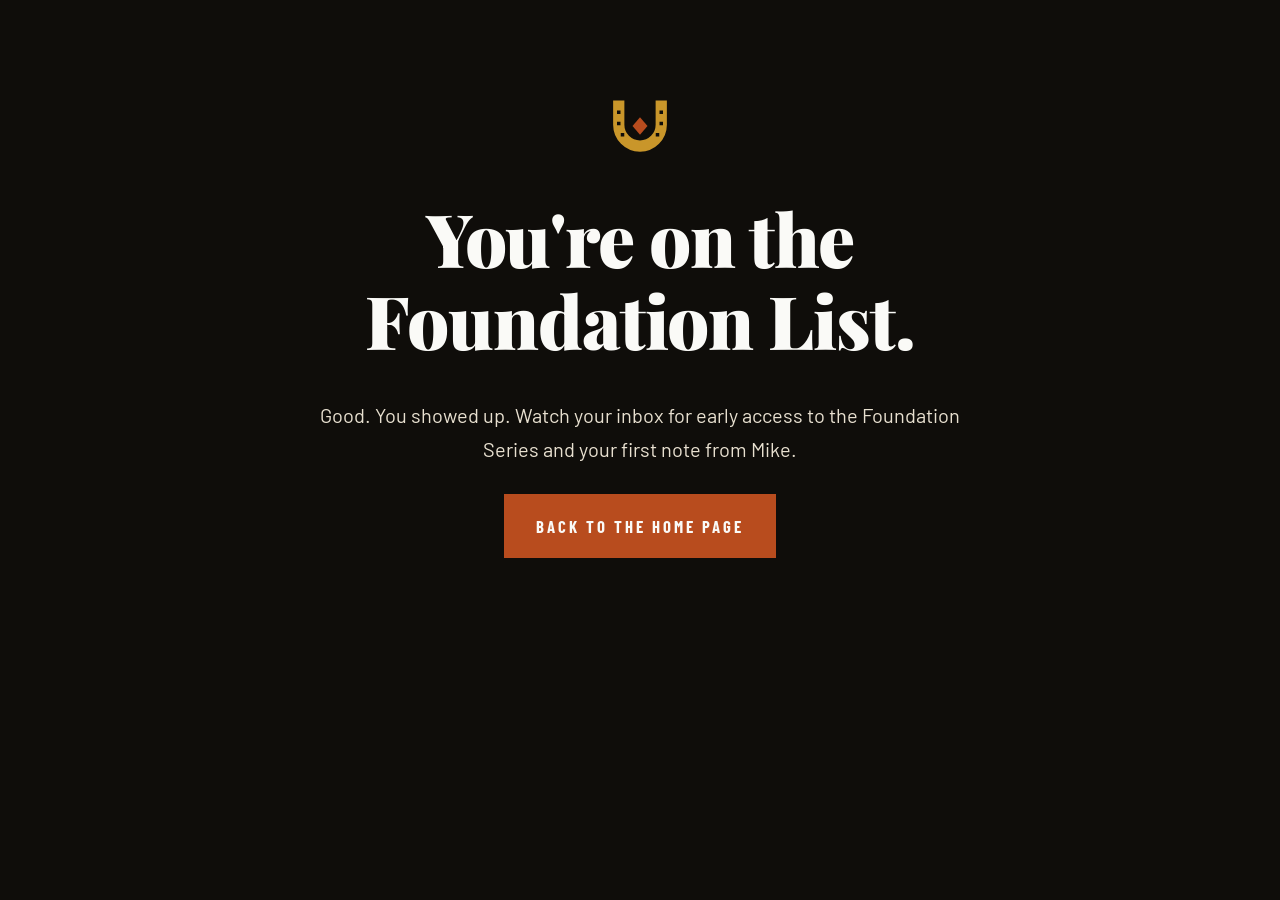
<file: thanks.html>
<!doctype html>
<html lang="en">
<head>
  <meta charset="utf-8">
  <meta name="viewport" content="width=device-width, initial-scale=1">
  <title>You're on the Foundation List · Mike Flynn Horsemanship</title>
  <link rel="icon" href="assets/favicon.svg" type="image/svg+xml">
  <link href="https://fonts.googleapis.com/css2?family=Playfair+Display:ital,wght@0,900;1,700&family=Barlow+Condensed:wght@700&family=Barlow:wght@400;600&display=swap" rel="stylesheet">
  <link rel="stylesheet" href="styles.css">
</head>
<body>
  <main class="section">
    <div class="wrap narrow" style="text-align:center">
      <img src="assets/logo-mark.svg" alt="" width="80" height="80" style="margin:0 auto 20px">
      <h1>You're on the Foundation List.</h1>
      <p class="lede" style="margin:0 auto 28px">Good. You showed up. Watch your inbox for early access to the Foundation Series and your first note from Mike.</p>
      <a class="btn" href="index.html">Back to the home page</a>
    </div>
  </main>
</body>
</html>
</file>
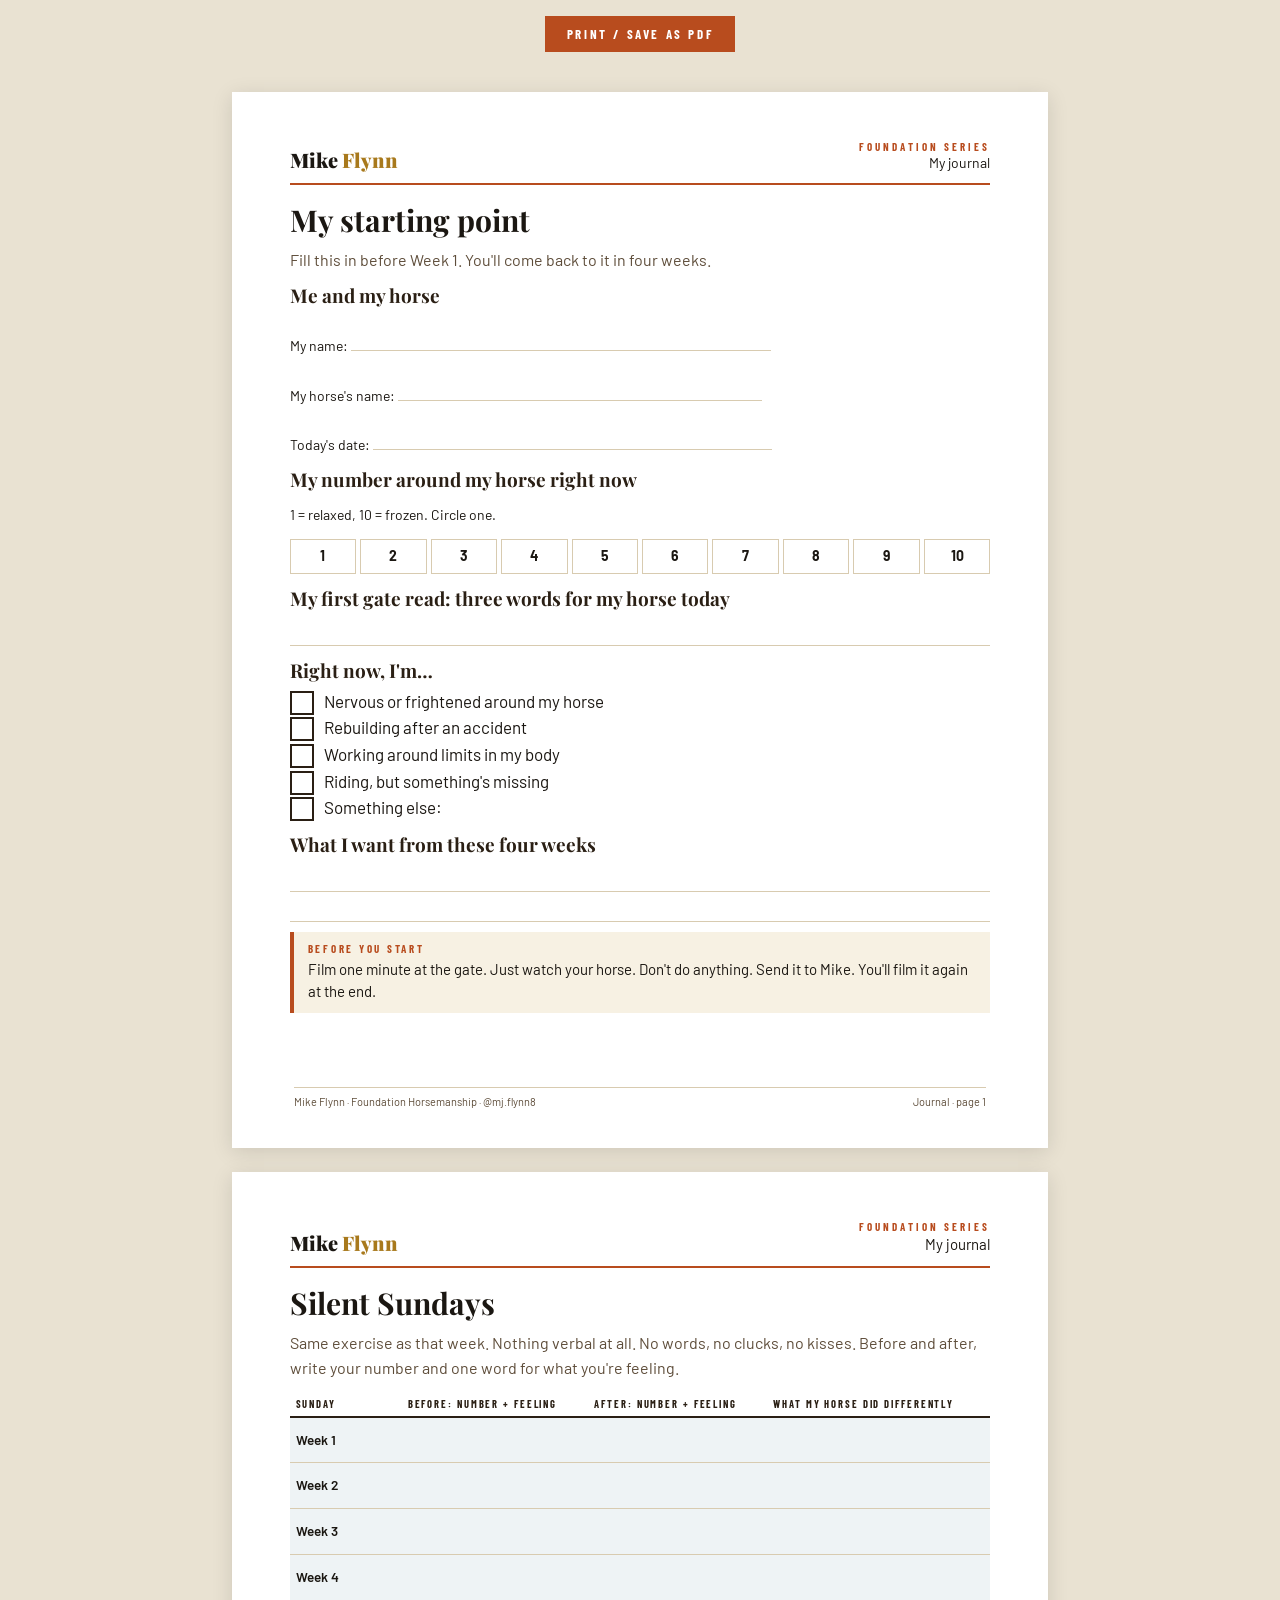
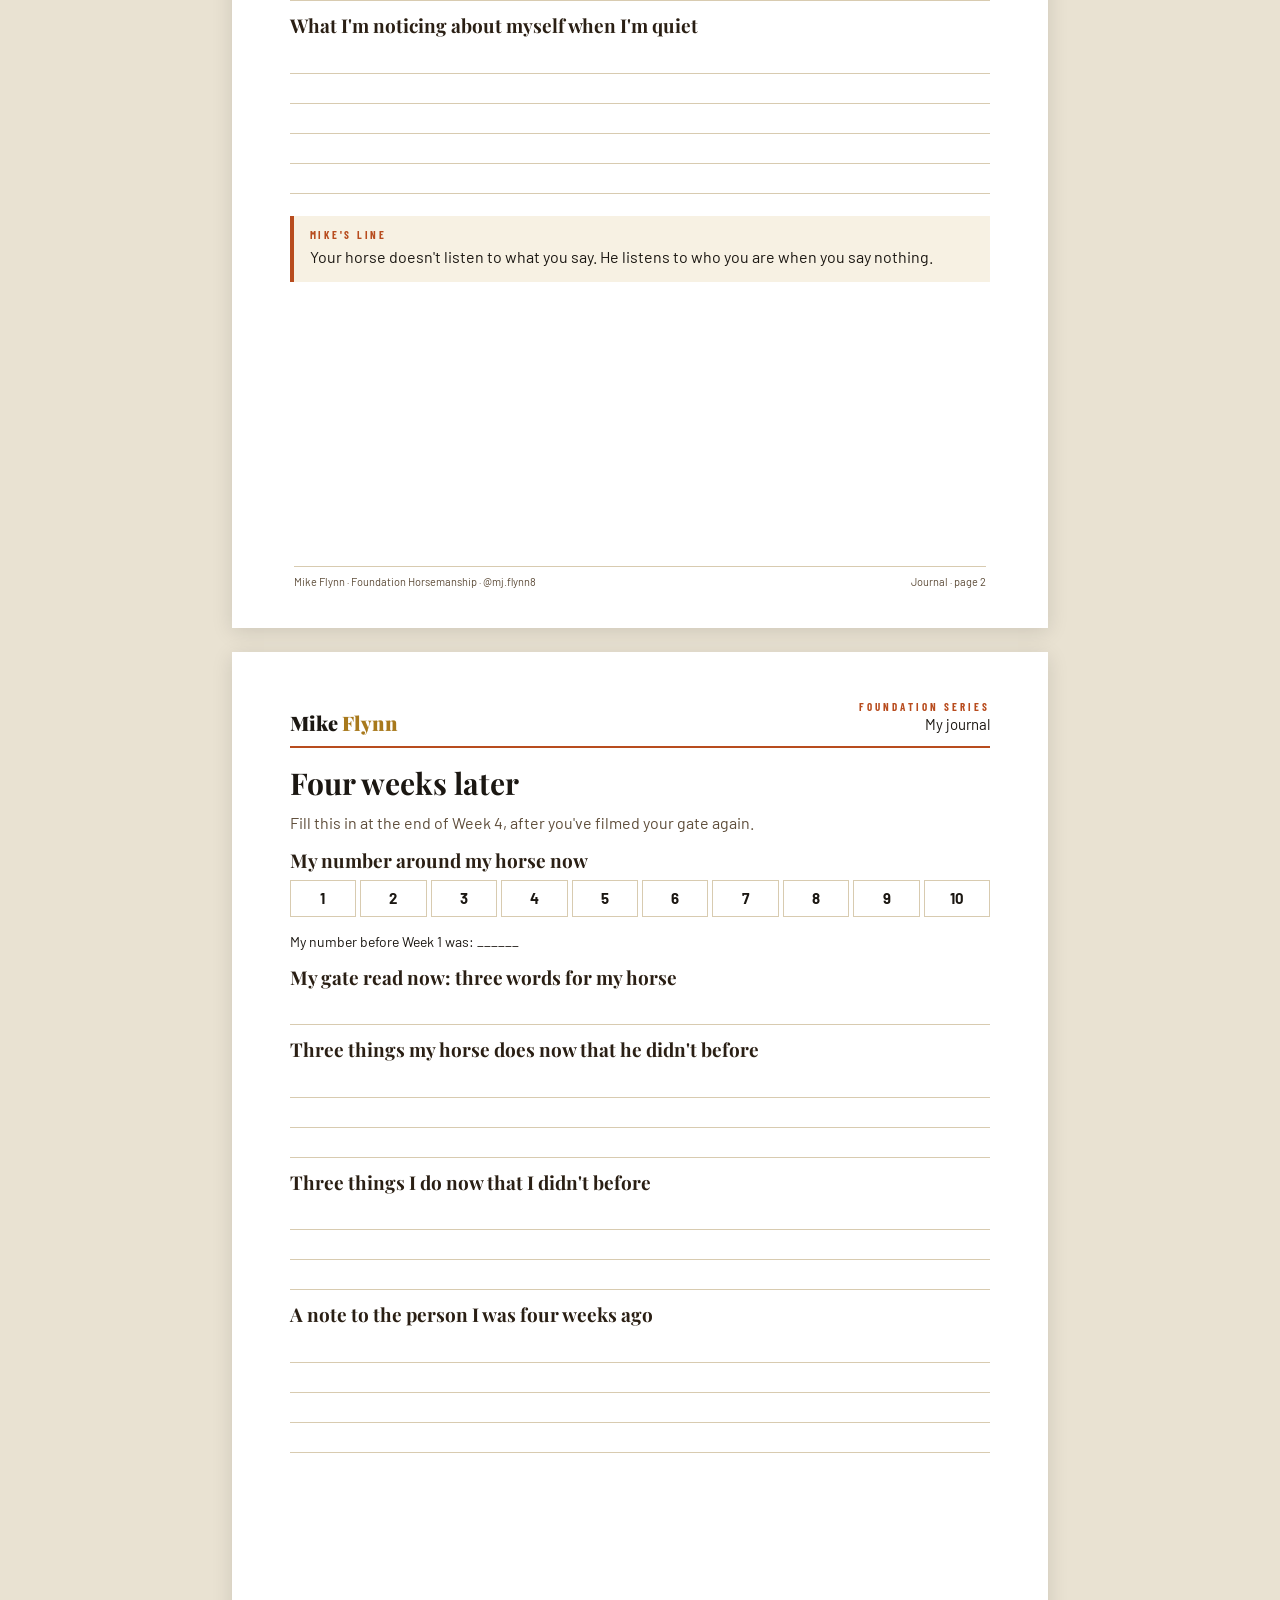
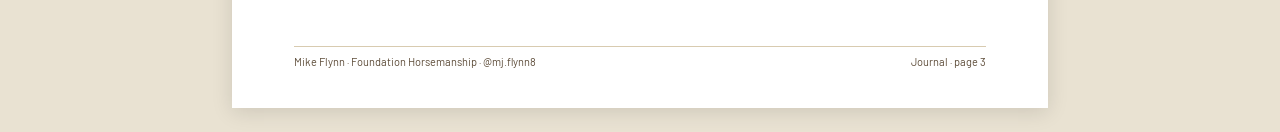
<file: production/kit/journal.html>
<!doctype html>
<html lang="en">
<head>
<meta charset="utf-8">
<meta name="viewport" content="width=device-width, initial-scale=1">
<title>Foundation Series · My Journal</title>
<link href="https://fonts.googleapis.com/css2?family=Playfair+Display:ital,wght@0,700;0,900;1,700&family=Barlow+Condensed:wght@700&family=Barlow:wght@400;600&display=swap" rel="stylesheet">
<link rel="stylesheet" href="kit.css">
</head>
<body>
<div class="toolbar"><button onclick="window.print()">Print / Save as PDF</button></div>

<section class="page tight">
  <div class="head"><div class="brand">Mike <span>Flynn</span></div><div class="meta"><div class="lab">Foundation Series</div>My journal</div></div>
  <h1>My starting point</h1>
  <p class="aim">Fill this in before Week 1. You'll come back to it in four weeks.</p>
  <h2>Me and my horse</h2>
  <p>My name: <span class="line" style="display:inline-block;width:60%"></span></p>
  <p>My horse's name: <span class="line" style="display:inline-block;width:52%"></span></p>
  <p>Today's date: <span class="line" style="display:inline-block;width:57%"></span></p>
  <h2>My number around my horse right now</h2>
  <p style="font-size:14px">1 = relaxed, 10 = frozen. Circle one.</p>
  <div class="scale"><div>1</div><div>2</div><div>3</div><div>4</div><div>5</div><div>6</div><div>7</div><div>8</div><div>9</div><div>10</div></div>
  <h2>My first gate read: three words for my horse today</h2>
  <div class="line"></div>
  <h2>Right now, I'm…</h2>
  <ul class="check">
    <li>Nervous or frightened around my horse</li>
    <li>Rebuilding after an accident</li>
    <li>Working around limits in my body</li>
    <li>Riding, but something's missing</li>
    <li>Something else:</li>
  </ul>
  <h2>What I want from these four weeks</h2>
  <div class="line"></div><div class="line"></div>
  <div class="one"><strong>Before you start</strong>Film one minute at the gate. Just watch your horse. Don't do anything. Send it to Mike. You'll film it again at the end.</div>
  <div class="foot"><span>Mike Flynn · Foundation Horsemanship · @mj.flynn8</span><span>Journal · page 1</span></div>
</section>

<section class="page">
  <div class="head"><div class="brand">Mike <span>Flynn</span></div><div class="meta"><div class="lab">Foundation Series</div>My journal</div></div>
  <h1>Silent Sundays</h1>
  <p class="aim">Same exercise as that week. Nothing verbal at all. No words, no clucks, no kisses. Before and after, write your number and one word for what you're feeling.</p>
  <table class="log">
    <thead><tr><th>Sunday</th><th>Before: number + feeling</th><th>After: number + feeling</th><th>What my horse did differently</th></tr></thead>
    <tbody>
      <tr class="sun"><td class="day">Week 1</td><td></td><td></td><td></td></tr>
      <tr class="sun"><td class="day">Week 2</td><td></td><td></td><td></td></tr>
      <tr class="sun"><td class="day">Week 3</td><td></td><td></td><td></td></tr>
      <tr class="sun"><td class="day">Week 4</td><td></td><td></td><td></td></tr>
    </tbody>
  </table>
  <h2>What I'm noticing about myself when I'm quiet</h2>
  <div class="line"></div><div class="line"></div><div class="line"></div><div class="line"></div><div class="line"></div>
  <div class="one" style="margin-top:22px"><strong>Mike's line</strong>Your horse doesn't listen to what you say. He listens to who you are when you say nothing.</div>
  <div class="foot"><span>Mike Flynn · Foundation Horsemanship · @mj.flynn8</span><span>Journal · page 2</span></div>
</section>

<section class="page">
  <div class="head"><div class="brand">Mike <span>Flynn</span></div><div class="meta"><div class="lab">Foundation Series</div>My journal</div></div>
  <h1>Four weeks later</h1>
  <p class="aim">Fill this in at the end of Week 4, after you've filmed your gate again.</p>
  <h2>My number around my horse now</h2>
  <div class="scale"><div>1</div><div>2</div><div>3</div><div>4</div><div>5</div><div>6</div><div>7</div><div>8</div><div>9</div><div>10</div></div>
  <p style="font-size:14px">My number before Week 1 was: ______</p>
  <h2>My gate read now: three words for my horse</h2>
  <div class="line"></div>
  <h2>Three things my horse does now that he didn't before</h2>
  <div class="line"></div><div class="line"></div><div class="line"></div>
  <h2>Three things I do now that I didn't before</h2>
  <div class="line"></div><div class="line"></div><div class="line"></div>
  <h2>A note to the person I was four weeks ago</h2>
  <div class="line"></div><div class="line"></div><div class="line"></div><div class="line"></div>
  <div class="foot"><span>Mike Flynn · Foundation Horsemanship · @mj.flynn8</span><span>Journal · page 3</span></div>
</section>
</body>
</html>
</file>
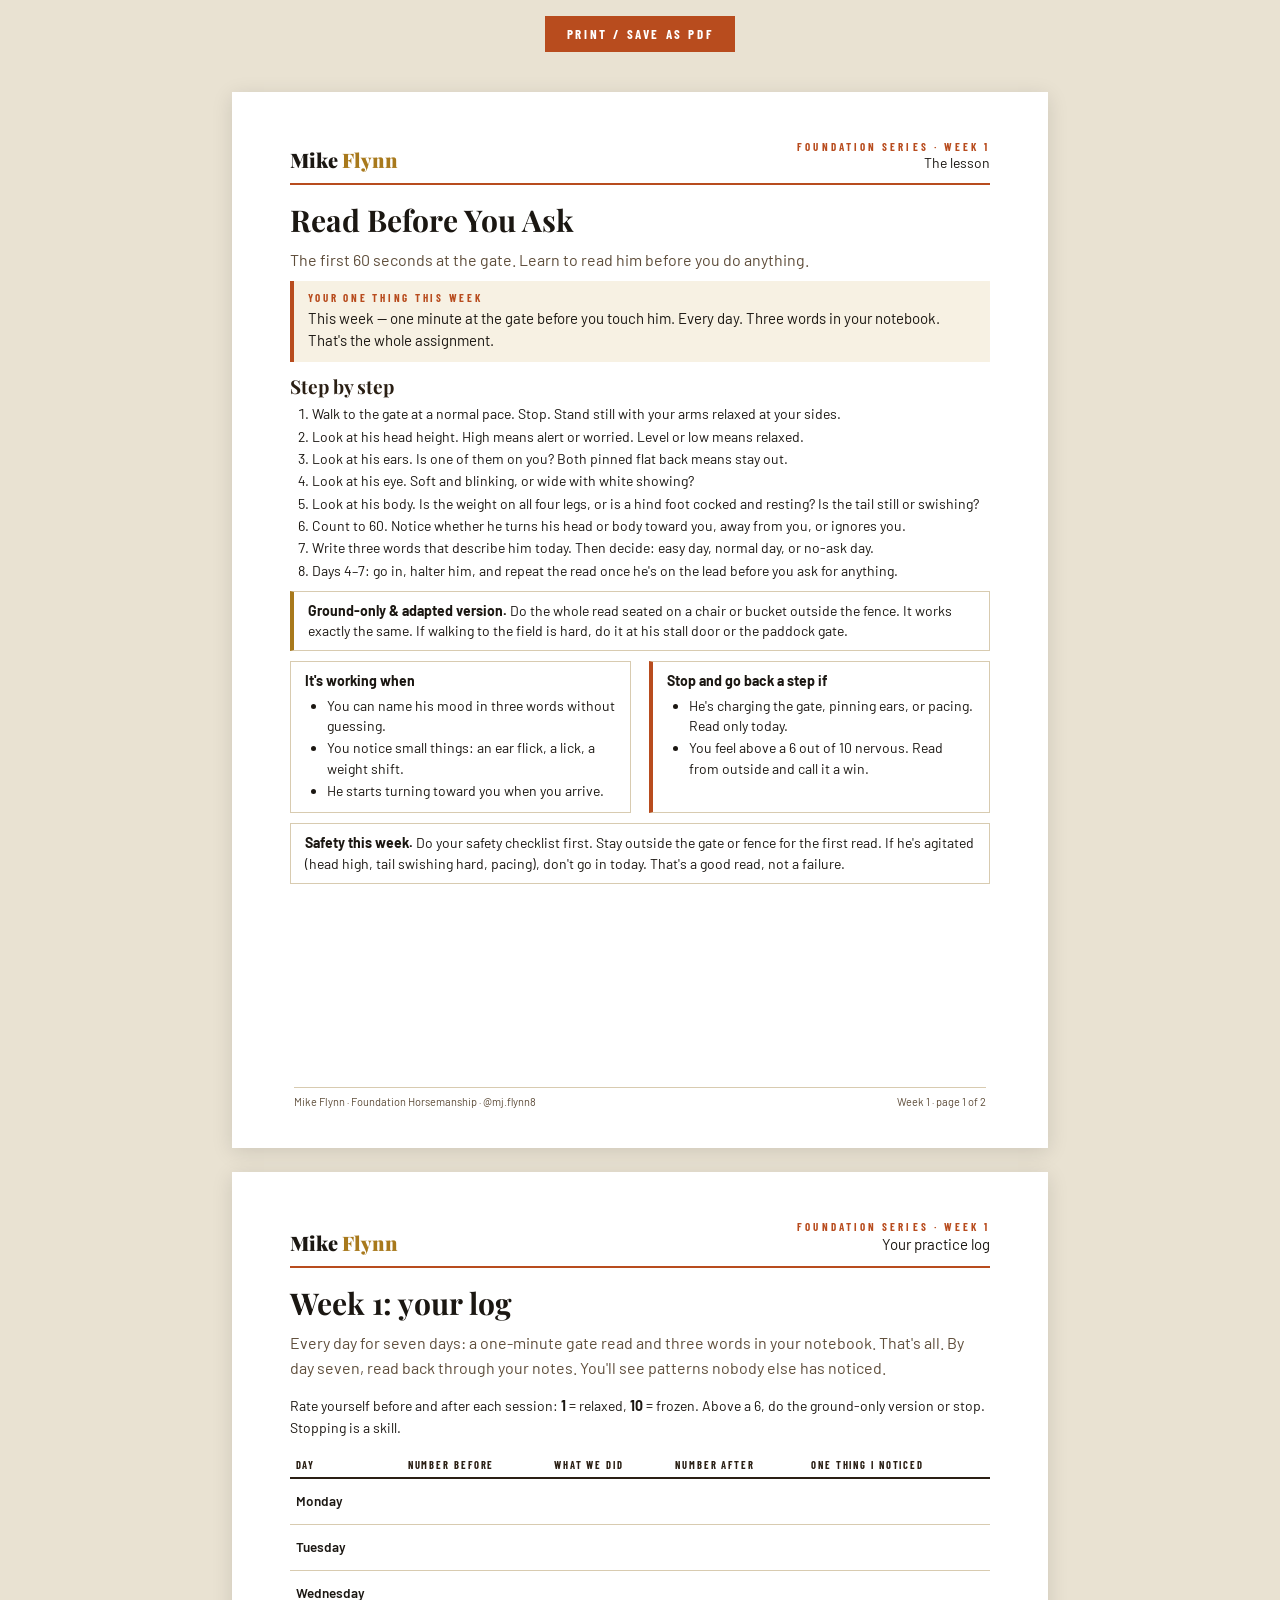
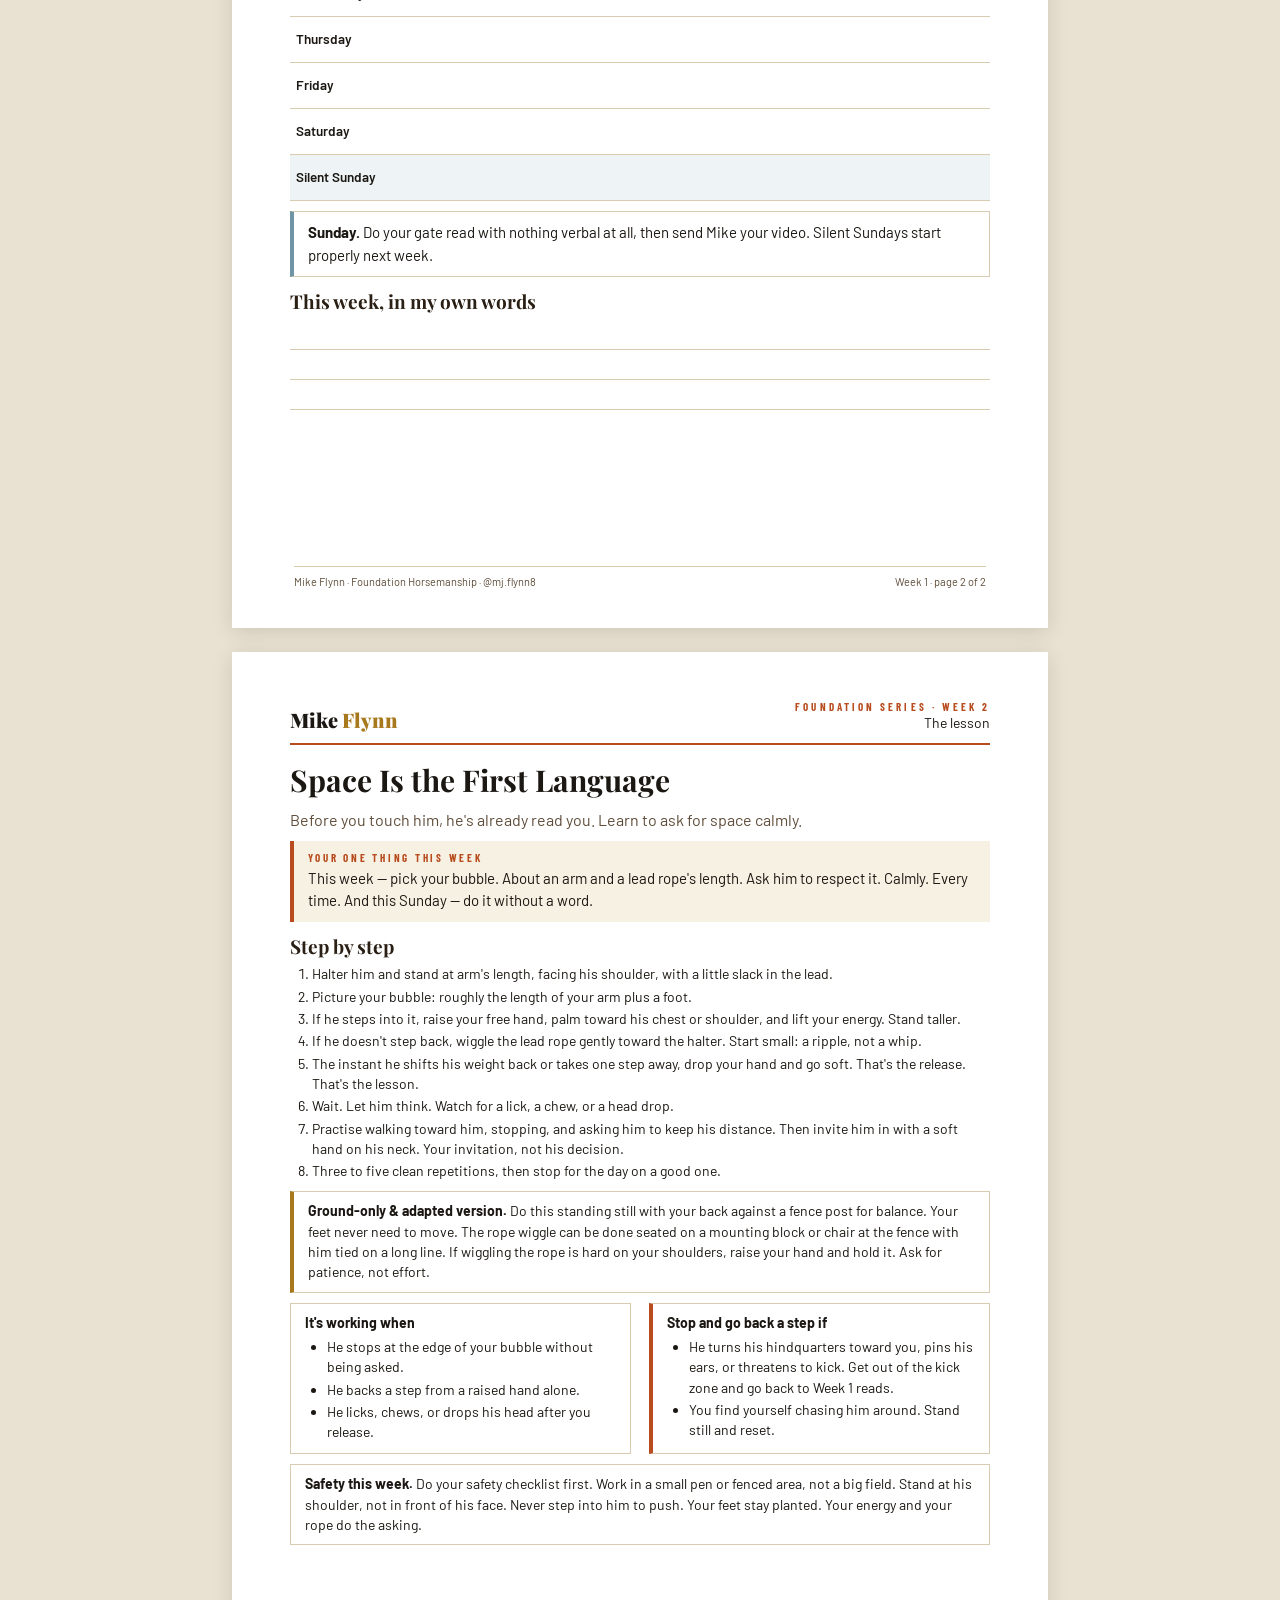
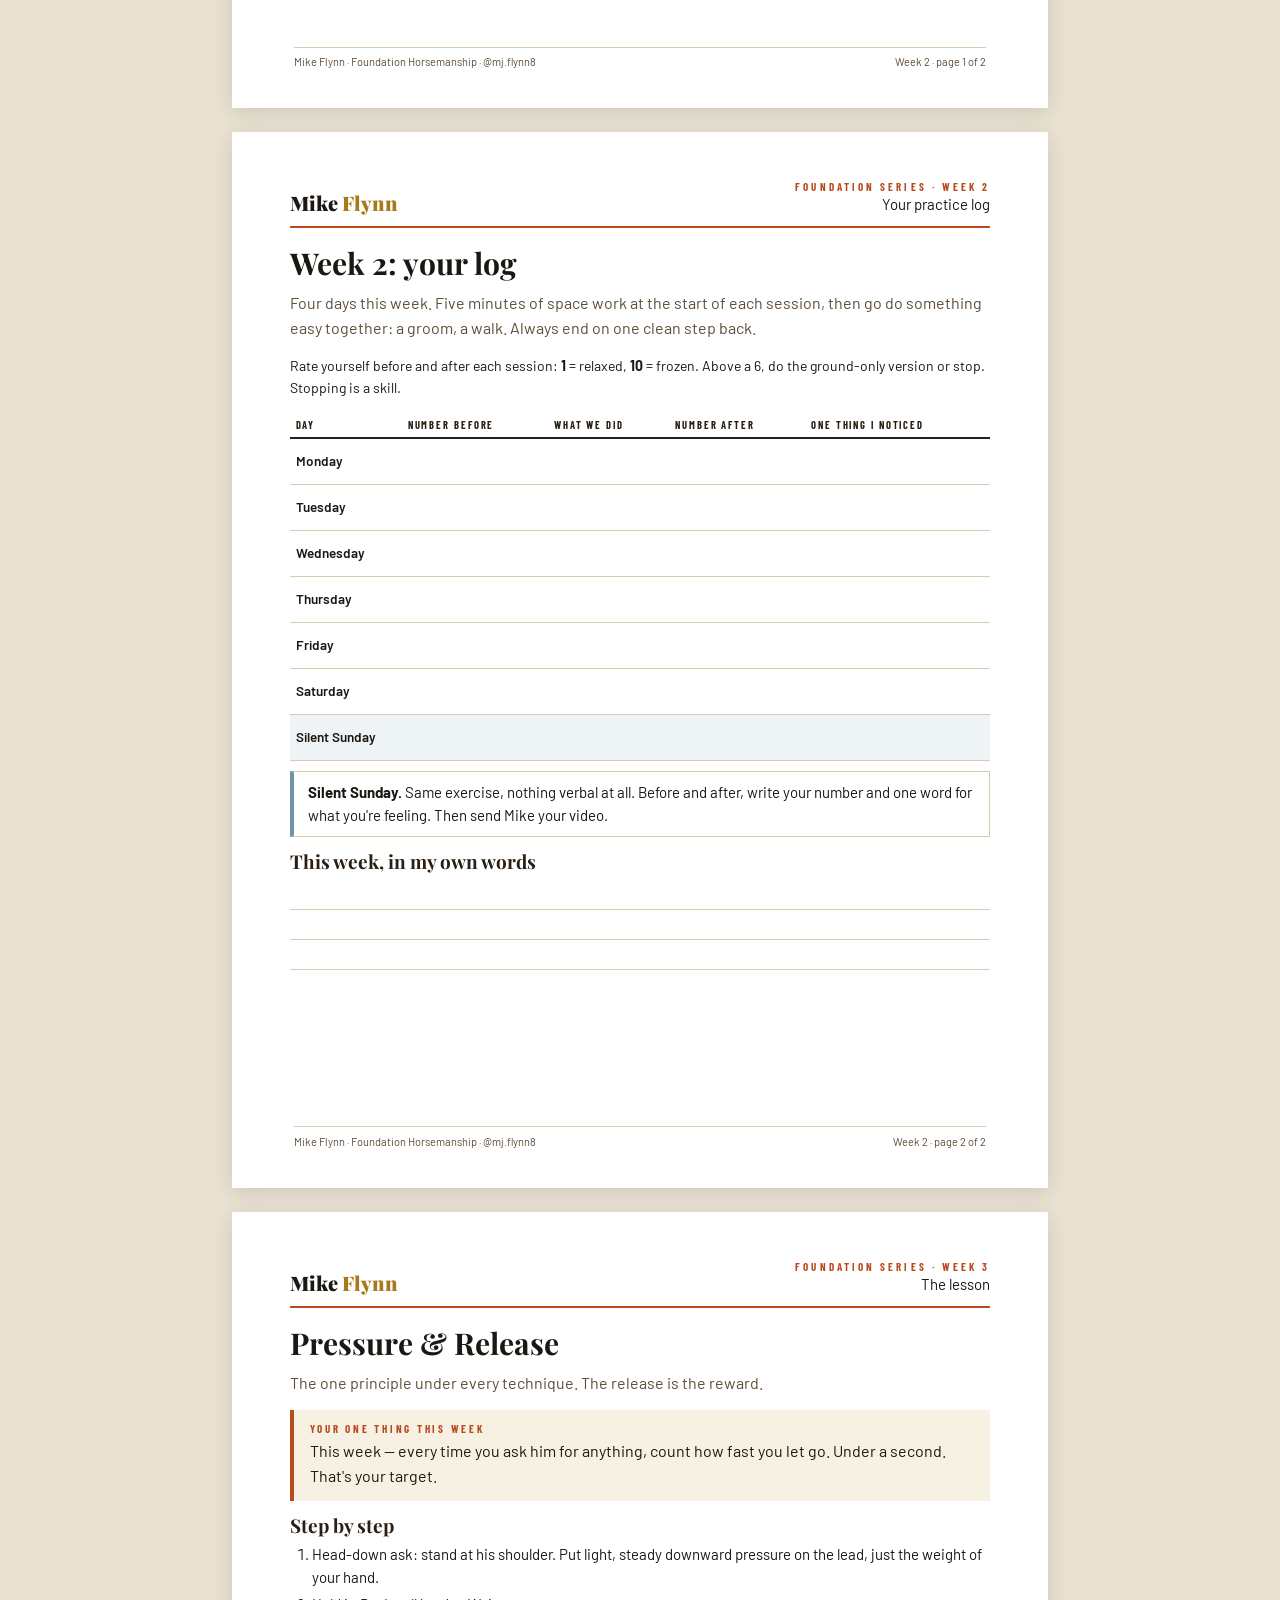
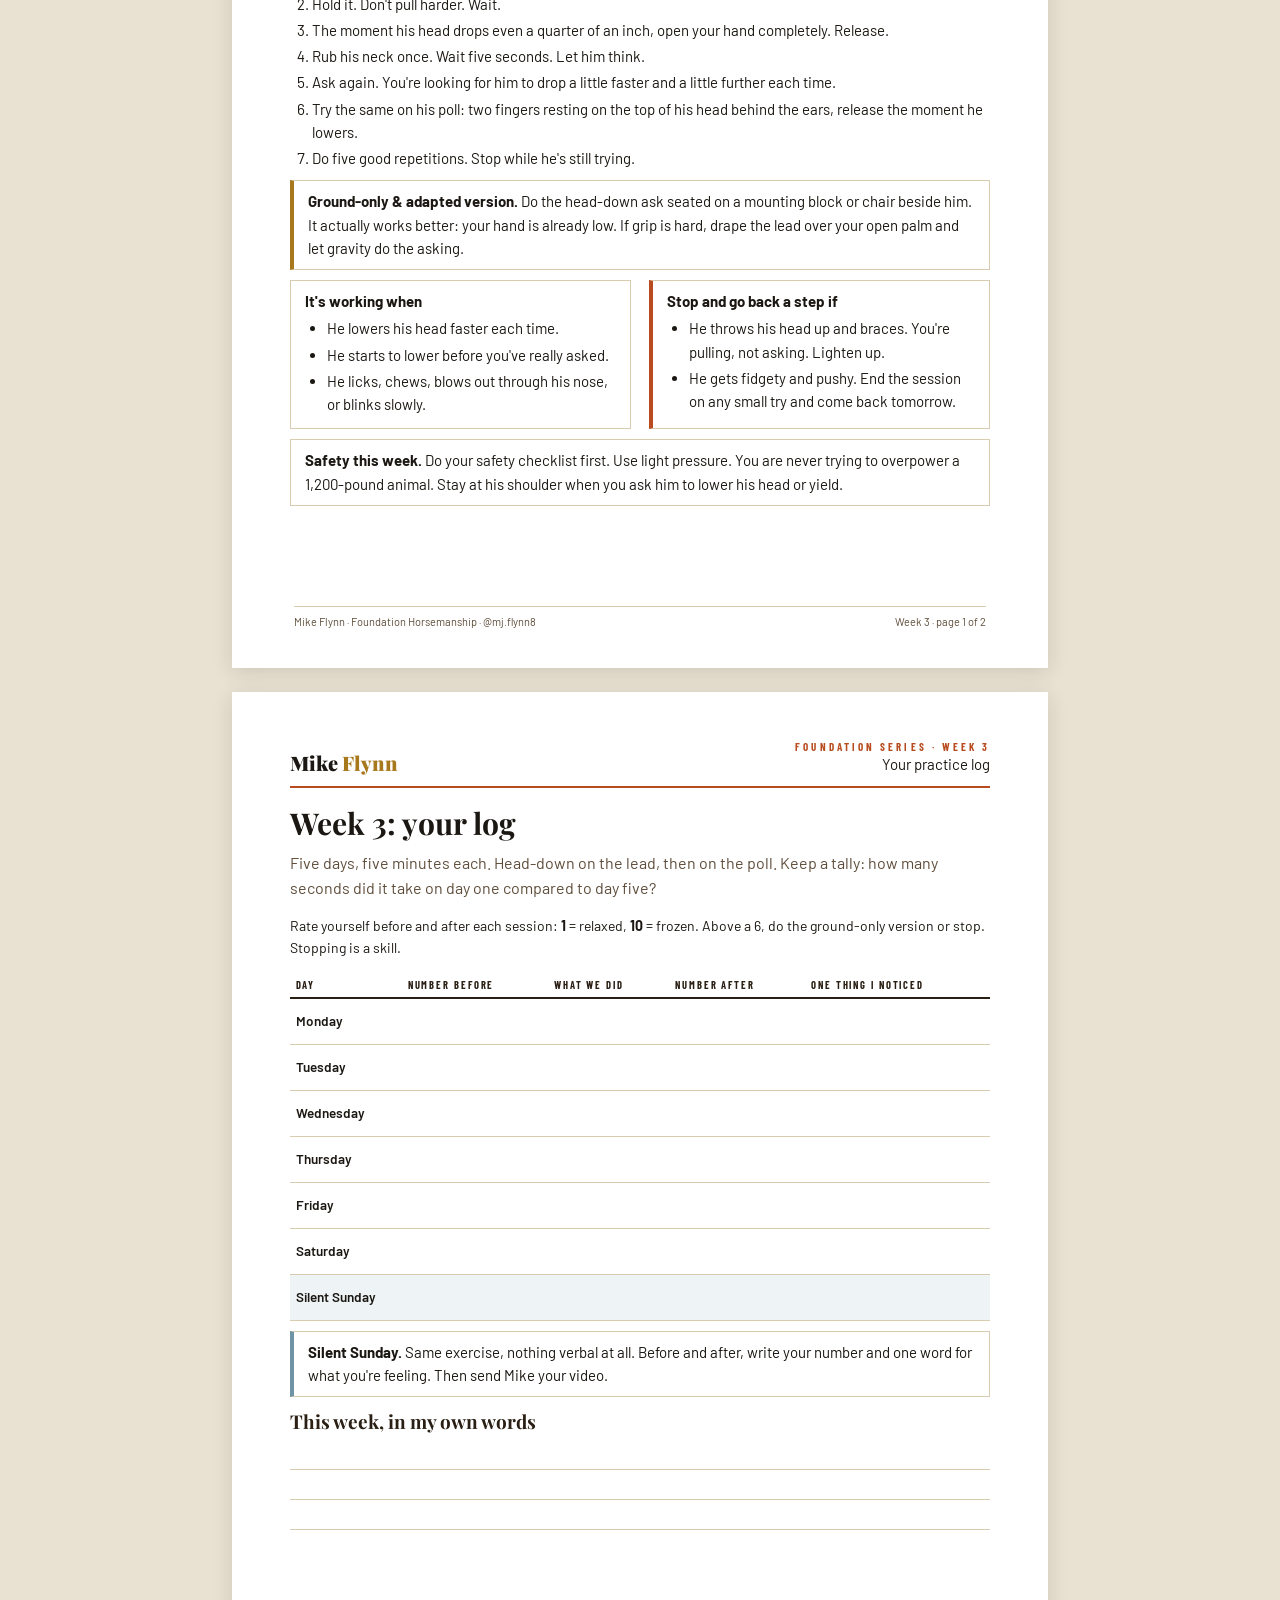
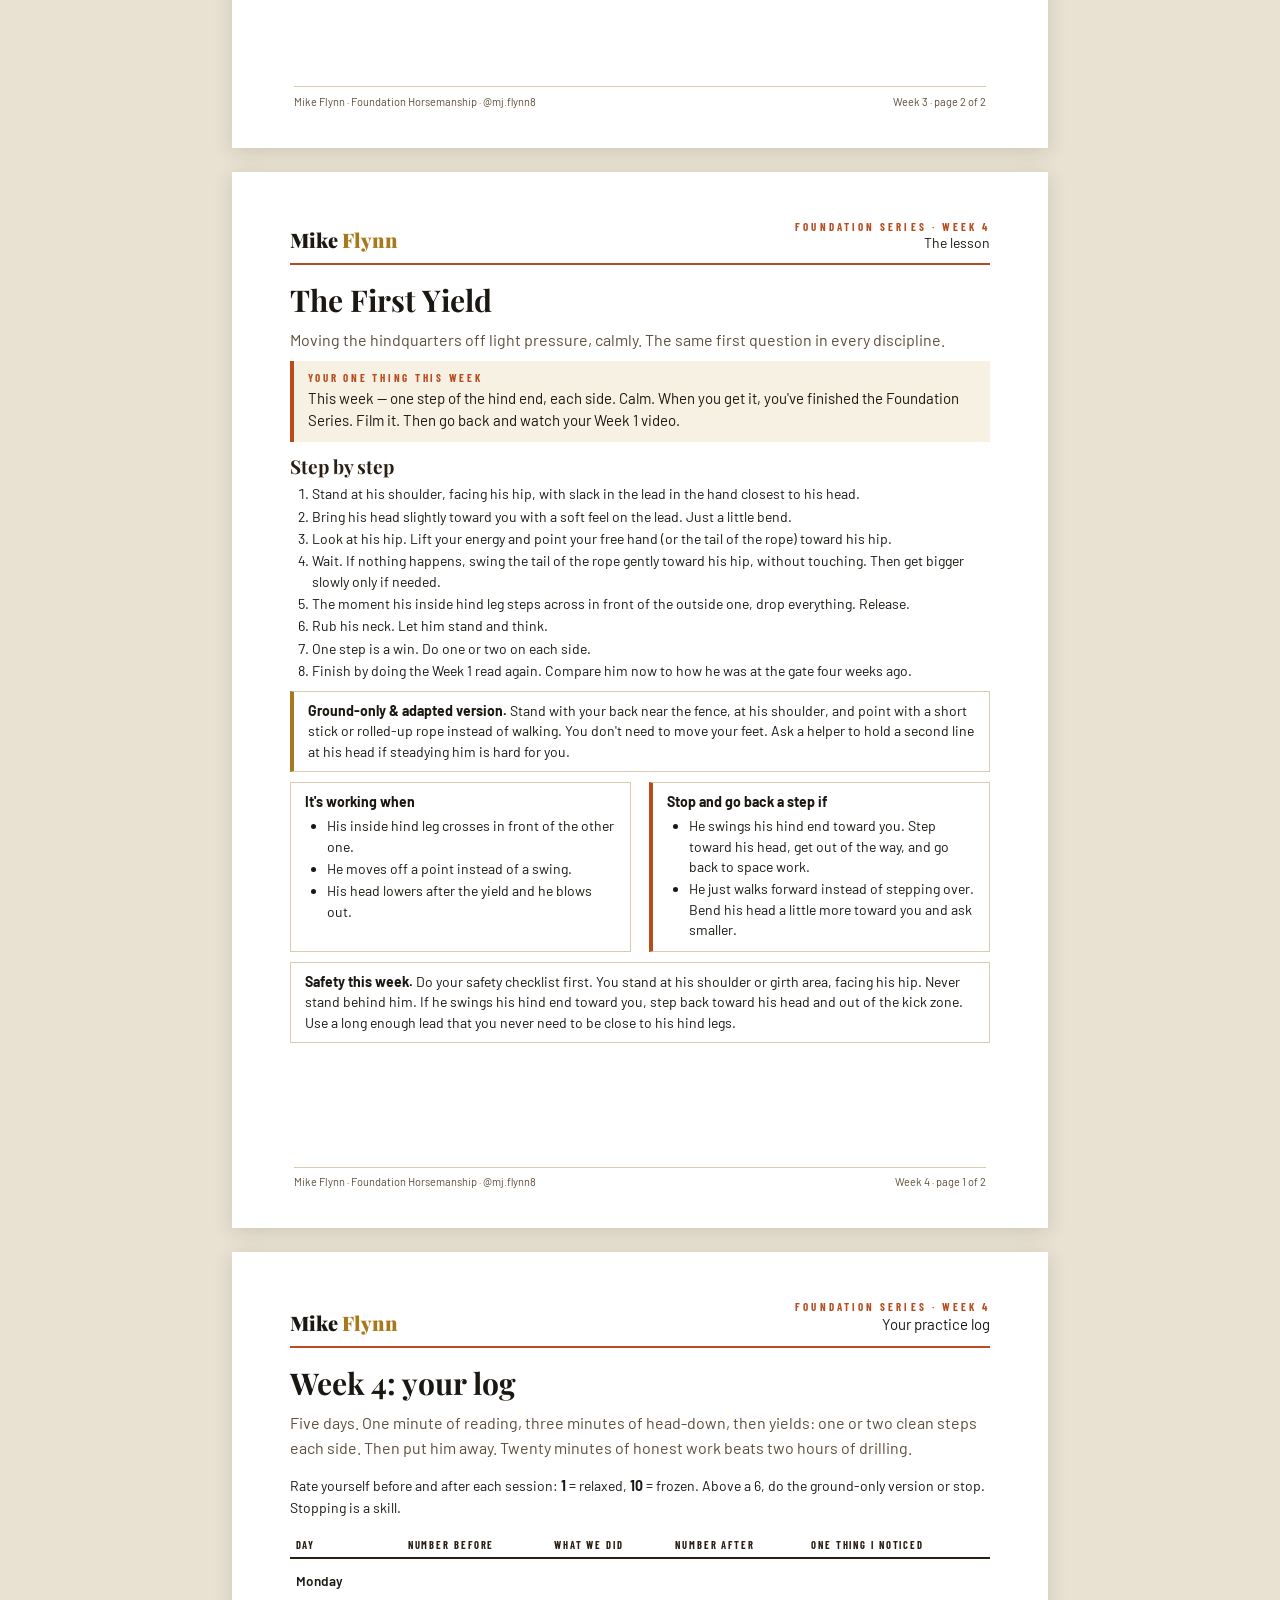
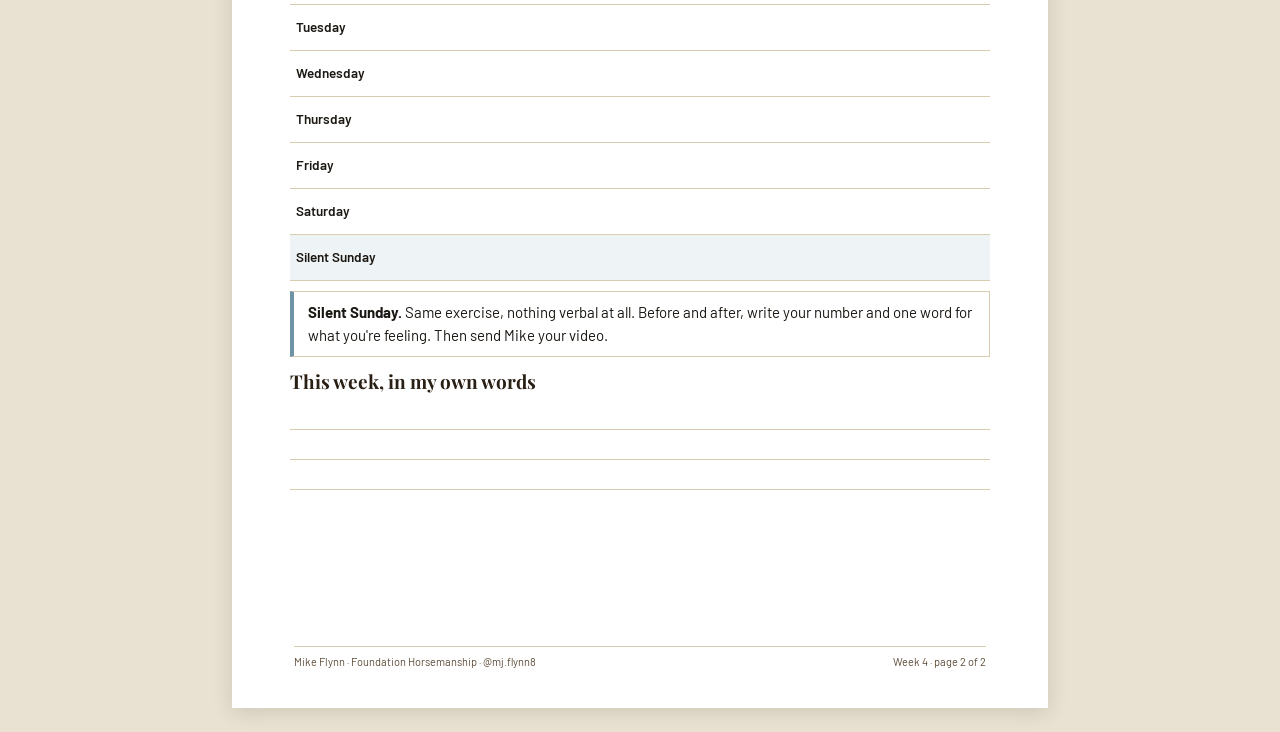
<file: production/kit/practice-sheets.html>
<!doctype html>
<html lang="en">
<head>
<meta charset="utf-8">
<meta name="viewport" content="width=device-width, initial-scale=1">
<title>Foundation Series · Practice Sheets</title>
<link href="https://fonts.googleapis.com/css2?family=Playfair+Display:wght@700;900&family=Barlow+Condensed:wght@700&family=Barlow:wght@400;600&display=swap" rel="stylesheet">
<link rel="stylesheet" href="kit.css">
</head>
<body>
<div class="toolbar"><button onclick="window.print()">Print / Save as PDF</button></div>
<div id="sheets"></div>
<script>window.PROGRAM = { months: [] };</script>
<script src="../data/m01-02.js"></script>
<script>
(function () {
  var esc = function (s) { return String(s).replace(/[&<>]/g, function (c) { return { "&": "&amp;", "<": "&lt;", ">": "&gt;" }[c]; }); };
  var li = function (a) { return (a || []).map(function (x) { return "<li>" + esc(x) + "</li>"; }).join(""); };
  var head = function (w, part) {
    return '<div class="head"><div class="brand">Mike <span>Flynn</span></div><div class="meta"><div class="lab">Foundation Series · Week ' + w + "</div>" + part + "</div></div>";
  };
  var foot = function (w, n) { return '<div class="foot"><span>Mike Flynn · Foundation Horsemanship · @mj.flynn8</span><span>Week ' + w + " · page " + n + " of 2</span></div>"; };
  var m1 = window.PROGRAM.months.filter(function (m) { return m.m === 1; })[0];
  var out = "";
  m1.weeks.forEach(function (wk) {
    var g = wk.guide;
    out += '<section class="page">' + head(wk.w, "The lesson") +
      "<h1>" + esc(wk.title) + '</h1><p class="aim">' + esc(wk.aim) + "</p>" +
      '<div class="one"><strong>Your one thing this week</strong>' + esc(wk.mot.ask) + "</div>" +
      "<h2>Step by step</h2><ol>" + li(g.steps) + "</ol>" +
      '<div class="box adapt"><strong>Ground-only &amp; adapted version.</strong> ' + esc(g.adapt) + "</div>" +
      '<div class="cols"><div class="box"><strong>It\'s working when</strong><ul>' + li(g.signs) + '</ul></div><div class="box stop"><strong>Stop and go back a step if</strong><ul>' + li(g.stop) + "</ul></div></div>" +
      '<div class="box"><strong>Safety this week.</strong> Do your safety checklist first. ' + esc((g.safety || []).join(" ")) + "</div>" +
      foot(wk.w, 1) + "</section>";
    var days = ["Monday", "Tuesday", "Wednesday", "Thursday", "Friday", "Saturday"];
    var rows = days.map(function (d) { return '<tr><td class="day">' + d + "</td><td></td><td></td><td></td><td></td></tr>"; }).join("");
    rows += '<tr class="sun"><td class="day">Silent Sunday</td><td></td><td></td><td></td><td></td></tr>';
    out += '<section class="page">' + head(wk.w, "Your practice log") +
      "<h1>Week " + wk.w + ": your log</h1>" +
      '<p class="aim">' + esc(g.plan) + "</p>" +
      '<p style="font-size:14px">Rate yourself before and after each session: <strong>1</strong> = relaxed, <strong>10</strong> = frozen. Above a 6, do the ground-only version or stop. Stopping is a skill.</p>' +
      '<table class="log"><thead><tr><th>Day</th><th>Number before</th><th>What we did</th><th>Number after</th><th>One thing I noticed</th></tr></thead><tbody>' + rows + "</tbody></table>" +
      (wk.w >= 2 ? '<div class="box" style="border-left:4px solid #6f94a6"><strong>Silent Sunday.</strong> Same exercise, nothing verbal at all. Before and after, write your number and one word for what you\'re feeling. Then send Mike your video.</div>'
                 : '<div class="box" style="border-left:4px solid #6f94a6"><strong>Sunday.</strong> Do your gate read with nothing verbal at all, then send Mike your video. Silent Sundays start properly next week.</div>') +
      '<h2>This week, in my own words</h2><div class="line"></div><div class="line"></div><div class="line"></div>' +
      foot(wk.w, 2) + "</section>";
  });
  document.getElementById("sheets").innerHTML = out;
  [].forEach.call(document.querySelectorAll(".page"), function (pg) { if (pg.scrollHeight > 1056) pg.classList.add("tight"); });
})();
</script>
</body>
</html>
</file>
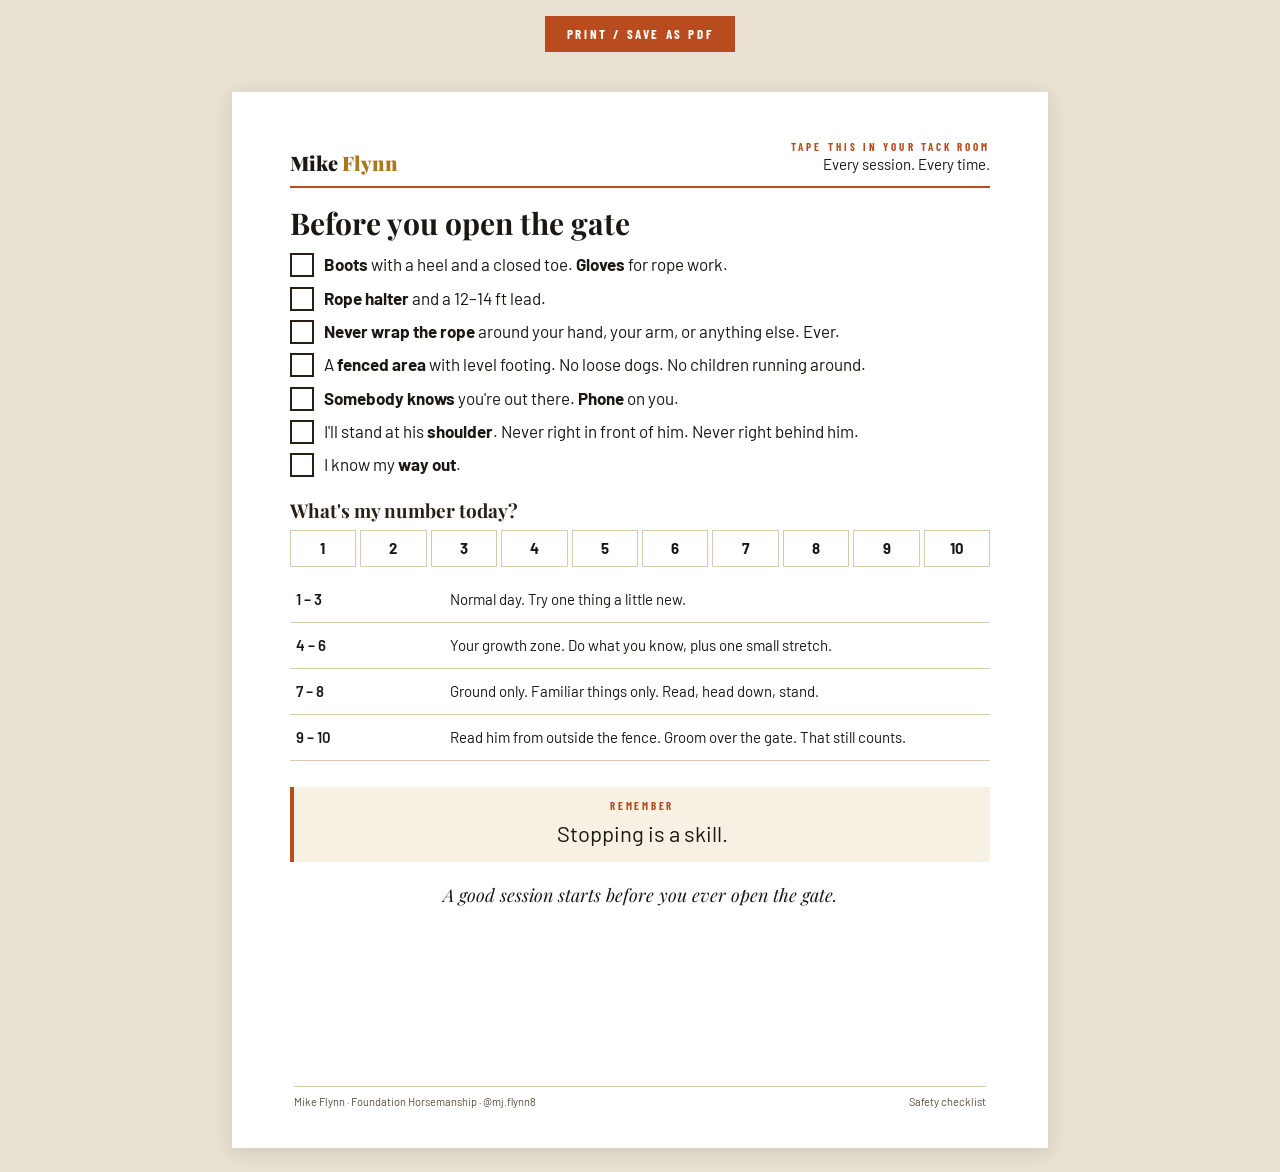
<file: production/kit/safety-checklist.html>
<!doctype html>
<html lang="en">
<head>
<meta charset="utf-8">
<meta name="viewport" content="width=device-width, initial-scale=1">
<title>Foundation Series · Safety Checklist</title>
<link href="https://fonts.googleapis.com/css2?family=Playfair+Display:wght@700;900&family=Barlow+Condensed:wght@700&family=Barlow:wght@400;600&display=swap" rel="stylesheet">
<link rel="stylesheet" href="kit.css">
</head>
<body>
<div class="toolbar"><button onclick="window.print()">Print / Save as PDF</button></div>
<section class="page">
  <div class="head"><div class="brand">Mike <span>Flynn</span></div><div class="meta"><div class="lab">Tape this in your tack room</div>Every session. Every time.</div></div>
  <h1>Before you open the gate</h1>
  <ul class="check">
    <li><strong>Boots</strong> with a heel and a closed toe. <strong>Gloves</strong> for rope work.</li>
    <li><strong>Rope halter</strong> and a 12–14 ft lead.</li>
    <li><strong>Never wrap the rope</strong> around your hand, your arm, or anything else. Ever.</li>
    <li>A <strong>fenced area</strong> with level footing. No loose dogs. No children running around.</li>
    <li><strong>Somebody knows</strong> you're out there. <strong>Phone</strong> on you.</li>
    <li>I'll stand at his <strong>shoulder</strong>. Never right in front of him. Never right behind him.</li>
    <li>I know my <strong>way out</strong>.</li>
  </ul>
  <h2 style="margin-top:22px">What's my number today?</h2>
  <div class="scale"><div>1</div><div>2</div><div>3</div><div>4</div><div>5</div><div>6</div><div>7</div><div>8</div><div>9</div><div>10</div></div>
  <table class="log" style="font-size:15px">
    <tbody>
      <tr><td class="day" style="width:22%">1 – 3</td><td>Normal day. Try one thing a little new.</td></tr>
      <tr><td class="day">4 – 6</td><td>Your growth zone. Do what you know, plus one small stretch.</td></tr>
      <tr><td class="day">7 – 8</td><td>Ground only. Familiar things only. Read, head down, stand.</td></tr>
      <tr><td class="day">9 – 10</td><td>Read him from outside the fence. Groom over the gate. That still counts.</td></tr>
    </tbody>
  </table>
  <div class="one" style="margin-top:26px;font-size:22px;text-align:center"><strong>Remember</strong>Stopping is a skill.</div>
  <p style="text-align:center;font-family:'Playfair Display',Georgia,serif;font-style:italic;font-size:18px;margin-top:20px">A good session starts before you ever open the gate.</p>
  <div class="foot"><span>Mike Flynn · Foundation Horsemanship · @mj.flynn8</span><span>Safety checklist</span></div>
</section>
</body>
</html>
</file>
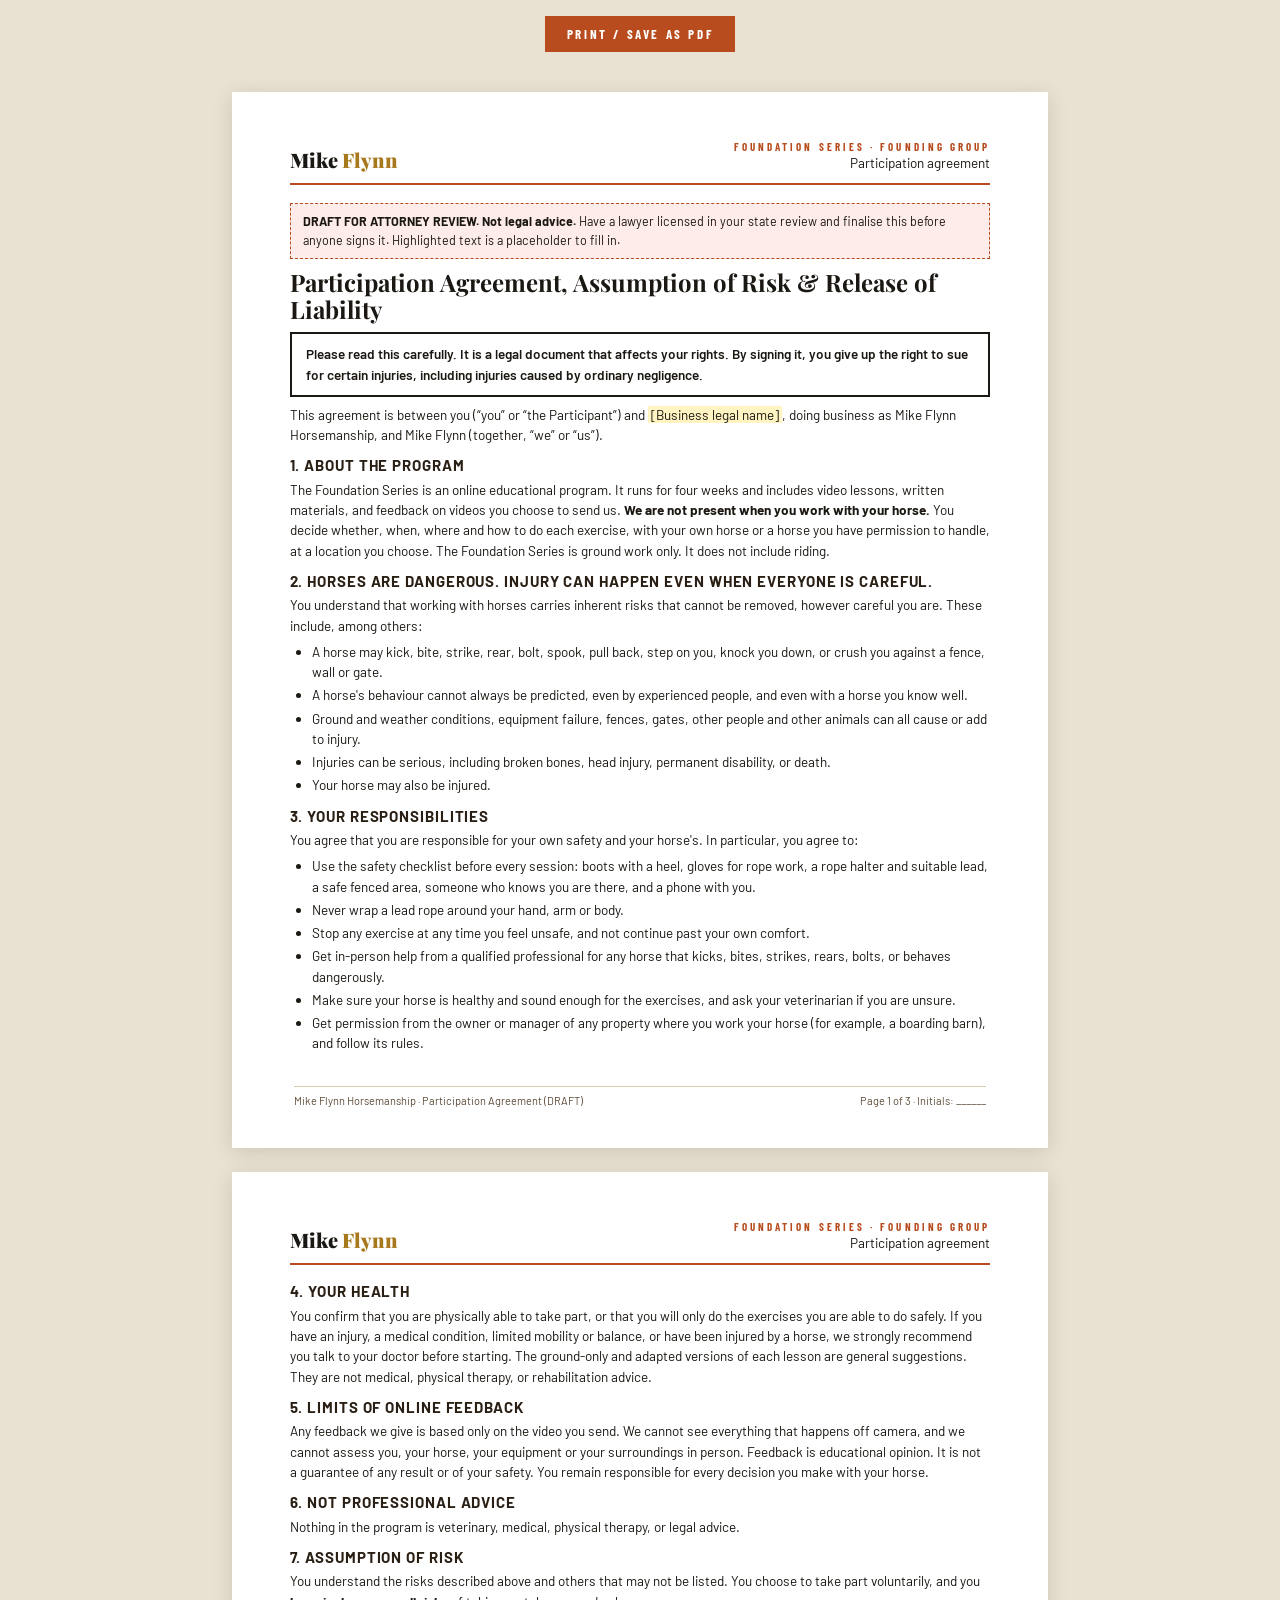
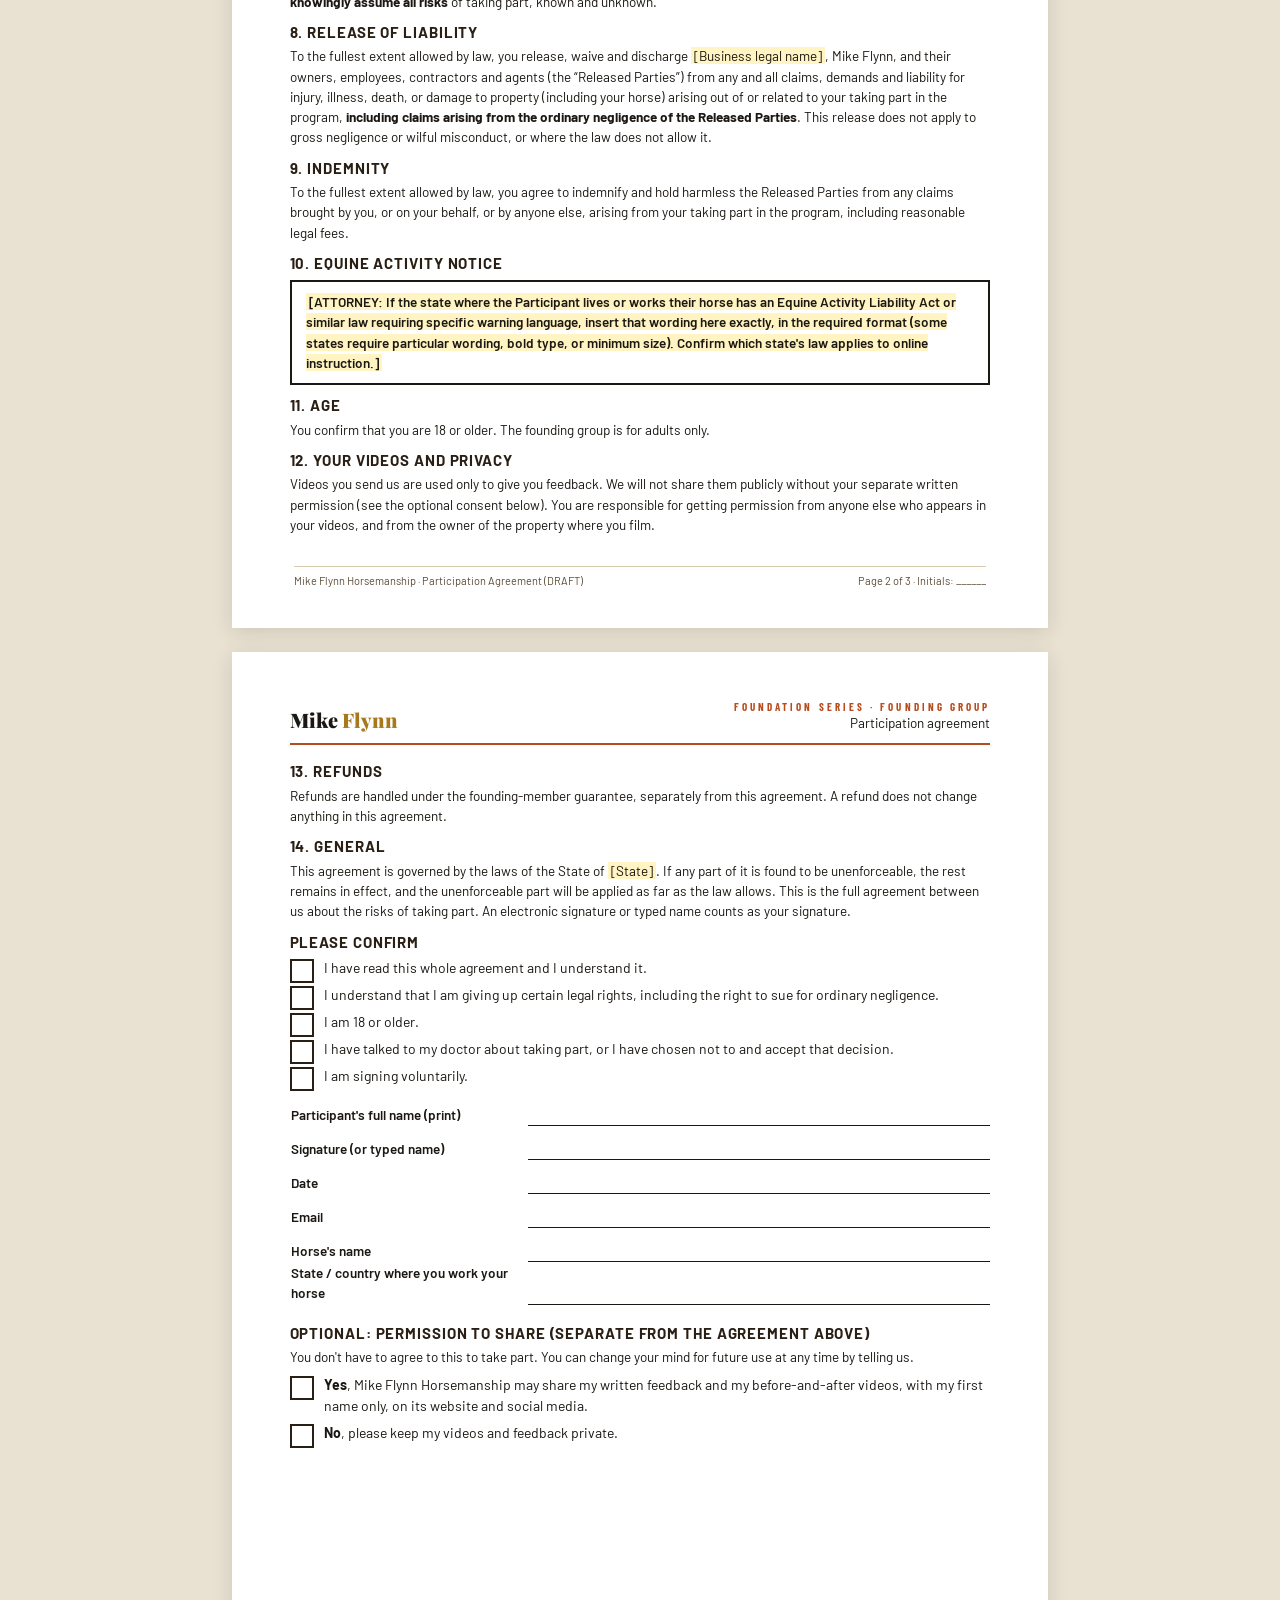
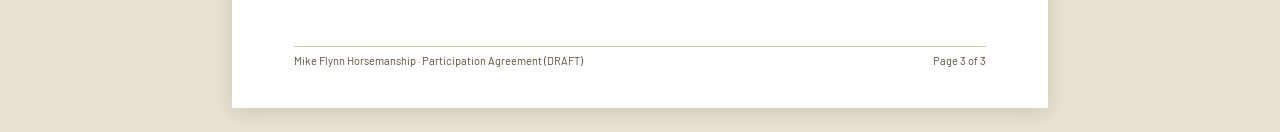
<file: production/kit/waiver.html>
<!doctype html>
<html lang="en">
<head>
<meta charset="utf-8">
<meta name="viewport" content="width=device-width, initial-scale=1">
<title>Foundation Series · Participation Agreement &amp; Release (DRAFT)</title>
<link href="https://fonts.googleapis.com/css2?family=Playfair+Display:wght@700;900&family=Barlow+Condensed:wght@700&family=Barlow:wght@400;600&display=swap" rel="stylesheet">
<link rel="stylesheet" href="kit.css">
<style>
  .page { font-size: 13.5px; line-height: 1.5; }
  .page h1 { font-size: 24px; }
  .page h2 { font-size: 15px; margin-top: 12px; font-family: "Barlow", sans-serif; font-weight: 700; text-transform: uppercase; letter-spacing: .06em; }
  .page p { margin: 4px 0 6px; }
  .draft { background: #fdecea; border: 1.5px dashed #b84c1e; padding: 8px 12px; font-size: 12.5px; margin-bottom: 10px; }
  .warn { border: 2px solid var(--ink); padding: 10px 14px; font-weight: 600; margin: 8px 0; }
  .ph { background: #fff4c2; padding: 0 3px; }
  .sig td { border-bottom: 1px solid var(--ink); height: 34px; vertical-align: bottom; }
  .sig td.k { border: 0; width: 34%; font-weight: 600; padding-right: 10px; }
  .sig { width: 100%; border-collapse: collapse; margin-top: 6px; }
  .check li { font-size: 14px; margin: 6px 0; }
</style>
</head>
<body>
<div class="toolbar"><button onclick="window.print()">Print / Save as PDF</button></div>

<section class="page">
  <div class="head"><div class="brand">Mike <span>Flynn</span></div><div class="meta"><div class="lab">Foundation Series · Founding Group</div>Participation agreement</div></div>
  <div class="draft"><strong>DRAFT FOR ATTORNEY REVIEW. Not legal advice.</strong> Have a lawyer licensed in your state review and finalise this before anyone signs it. Highlighted text is a placeholder to fill in.</div>
  <h1>Participation Agreement, Assumption of Risk &amp; Release of Liability</h1>
  <div class="warn">Please read this carefully. It is a legal document that affects your rights. By signing it, you give up the right to sue for certain injuries, including injuries caused by ordinary negligence.</div>

  <p>This agreement is between you (“you” or “the Participant”) and <span class="ph">[Business legal name]</span>, doing business as Mike Flynn Horsemanship, and Mike Flynn (together, “we” or “us”).</p>

  <h2>1. About the program</h2>
  <p>The Foundation Series is an online educational program. It runs for four weeks and includes video lessons, written materials, and feedback on videos you choose to send us. <strong>We are not present when you work with your horse.</strong> You decide whether, when, where and how to do each exercise, with your own horse or a horse you have permission to handle, at a location you choose. The Foundation Series is ground work only. It does not include riding.</p>

  <h2>2. Horses are dangerous. Injury can happen even when everyone is careful.</h2>
  <p>You understand that working with horses carries inherent risks that cannot be removed, however careful you are. These include, among others:</p>
  <ul>
    <li>A horse may kick, bite, strike, rear, bolt, spook, pull back, step on you, knock you down, or crush you against a fence, wall or gate.</li>
    <li>A horse's behaviour cannot always be predicted, even by experienced people, and even with a horse you know well.</li>
    <li>Ground and weather conditions, equipment failure, fences, gates, other people and other animals can all cause or add to injury.</li>
    <li>Injuries can be serious, including broken bones, head injury, permanent disability, or death.</li>
    <li>Your horse may also be injured.</li>
  </ul>

  <h2>3. Your responsibilities</h2>
  <p>You agree that you are responsible for your own safety and your horse's. In particular, you agree to:</p>
  <ul>
    <li>Use the safety checklist before every session: boots with a heel, gloves for rope work, a rope halter and suitable lead, a safe fenced area, someone who knows you are there, and a phone with you.</li>
    <li>Never wrap a lead rope around your hand, arm or body.</li>
    <li>Stop any exercise at any time you feel unsafe, and not continue past your own comfort.</li>
    <li>Get in-person help from a qualified professional for any horse that kicks, bites, strikes, rears, bolts, or behaves dangerously.</li>
    <li>Make sure your horse is healthy and sound enough for the exercises, and ask your veterinarian if you are unsure.</li>
    <li>Get permission from the owner or manager of any property where you work your horse (for example, a boarding barn), and follow its rules.</li>
  </ul>
  <div class="foot"><span>Mike Flynn Horsemanship · Participation Agreement (DRAFT)</span><span>Page 1 of 3 · Initials: ______</span></div>
</section>

<section class="page">
  <div class="head"><div class="brand">Mike <span>Flynn</span></div><div class="meta"><div class="lab">Foundation Series · Founding Group</div>Participation agreement</div></div>

  <h2>4. Your health</h2>
  <p>You confirm that you are physically able to take part, or that you will only do the exercises you are able to do safely. If you have an injury, a medical condition, limited mobility or balance, or have been injured by a horse, we strongly recommend you talk to your doctor before starting. The ground-only and adapted versions of each lesson are general suggestions. They are not medical, physical therapy, or rehabilitation advice.</p>

  <h2>5. Limits of online feedback</h2>
  <p>Any feedback we give is based only on the video you send. We cannot see everything that happens off camera, and we cannot assess you, your horse, your equipment or your surroundings in person. Feedback is educational opinion. It is not a guarantee of any result or of your safety. You remain responsible for every decision you make with your horse.</p>

  <h2>6. Not professional advice</h2>
  <p>Nothing in the program is veterinary, medical, physical therapy, or legal advice.</p>

  <h2>7. Assumption of risk</h2>
  <p>You understand the risks described above and others that may not be listed. You choose to take part voluntarily, and you <strong>knowingly assume all risks</strong> of taking part, known and unknown.</p>

  <h2>8. Release of liability</h2>
  <p>To the fullest extent allowed by law, you release, waive and discharge <span class="ph">[Business legal name]</span>, Mike Flynn, and their owners, employees, contractors and agents (the “Released Parties”) from any and all claims, demands and liability for injury, illness, death, or damage to property (including your horse) arising out of or related to your taking part in the program, <strong>including claims arising from the ordinary negligence of the Released Parties</strong>. This release does not apply to gross negligence or wilful misconduct, or where the law does not allow it.</p>

  <h2>9. Indemnity</h2>
  <p>To the fullest extent allowed by law, you agree to indemnify and hold harmless the Released Parties from any claims brought by you, or on your behalf, or by anyone else, arising from your taking part in the program, including reasonable legal fees.</p>

  <h2>10. Equine activity notice</h2>
  <div class="warn"><span class="ph">[ATTORNEY: If the state where the Participant lives or works their horse has an Equine Activity Liability Act or similar law requiring specific warning language, insert that wording here exactly, in the required format (some states require particular wording, bold type, or minimum size). Confirm which state's law applies to online instruction.]</span></div>

  <h2>11. Age</h2>
  <p>You confirm that you are 18 or older. The founding group is for adults only.</p>

  <h2>12. Your videos and privacy</h2>
  <p>Videos you send us are used only to give you feedback. We will not share them publicly without your separate written permission (see the optional consent below). You are responsible for getting permission from anyone else who appears in your videos, and from the owner of the property where you film.</p>
  <div class="foot"><span>Mike Flynn Horsemanship · Participation Agreement (DRAFT)</span><span>Page 2 of 3 · Initials: ______</span></div>
</section>

<section class="page">
  <div class="head"><div class="brand">Mike <span>Flynn</span></div><div class="meta"><div class="lab">Foundation Series · Founding Group</div>Participation agreement</div></div>

  <h2>13. Refunds</h2>
  <p>Refunds are handled under the founding-member guarantee, separately from this agreement. A refund does not change anything in this agreement.</p>

  <h2>14. General</h2>
  <p>This agreement is governed by the laws of the State of <span class="ph">[State]</span>. If any part of it is found to be unenforceable, the rest remains in effect, and the unenforceable part will be applied as far as the law allows. This is the full agreement between us about the risks of taking part. An electronic signature or typed name counts as your signature.</p>

  <h2>Please confirm</h2>
  <ul class="check">
    <li>I have read this whole agreement and I understand it.</li>
    <li>I understand that I am giving up certain legal rights, including the right to sue for ordinary negligence.</li>
    <li>I am 18 or older.</li>
    <li>I have talked to my doctor about taking part, or I have chosen not to and accept that decision.</li>
    <li>I am signing voluntarily.</li>
  </ul>

  <table class="sig">
    <tr><td class="k">Participant's full name (print)</td><td></td></tr>
    <tr><td class="k">Signature (or typed name)</td><td></td></tr>
    <tr><td class="k">Date</td><td></td></tr>
    <tr><td class="k">Email</td><td></td></tr>
    <tr><td class="k">Horse's name</td><td></td></tr>
    <tr><td class="k">State / country where you work your horse</td><td></td></tr>
  </table>

  <h2 style="margin-top:20px">Optional: permission to share (separate from the agreement above)</h2>
  <p>You don't have to agree to this to take part. You can change your mind for future use at any time by telling us.</p>
  <ul class="check">
    <li><strong>Yes</strong>, Mike Flynn Horsemanship may share my written feedback and my before-and-after videos, with my first name only, on its website and social media.</li>
    <li><strong>No</strong>, please keep my videos and feedback private.</li>
  </ul>
  <div class="foot"><span>Mike Flynn Horsemanship · Participation Agreement (DRAFT)</span><span>Page 3 of 3</span></div>
</section>
</body>
</html>
</file>
<file: styles.css>
/* Mike Flynn Horsemanship: brand tokens from the MJ Flynn persona playbook (see BRAND.md) */
:root {
  --ink: #0f0d0a;
  --card: #1a1510;
  --leather: #2a1f14;
  --rust: #b84c1e;
  --rust-dark: #9a3e17;
  --gold: #c9962a;
  --dust: #8a7355;
  --bone: #e8e0d0;
  --parchment: #f2ead8;
  --white: #fafaf7;
  --text-dark: #2a1f14;
  --text-muted-dark: #5e4d3a;
  --line-dark: rgba(138, 115, 85, 0.25);
  --line-light: #d8cbb0;

  --font-display: "Playfair Display", Georgia, serif;
  --font-label: "Barlow Condensed", "Arial Narrow", sans-serif;
  --font-body: "Barlow", "Segoe UI", system-ui, sans-serif;
  --wrap: 1140px;
}

*, *::before, *::after { box-sizing: border-box; }
html { scroll-behavior: smooth; }
@media (prefers-reduced-motion: reduce) { html { scroll-behavior: auto; } * { transition: none !important; } }

body {
  margin: 0;
  background: var(--ink);
  color: var(--bone);
  font-family: var(--font-body);
  font-size: 1.1875rem; /* 19px: readable for every age */
  line-height: 1.7;
  -webkit-font-smoothing: antialiased;
}
img { max-width: 100%; display: block; }
a { color: var(--gold); }
h1, h2, h3 { font-family: var(--font-display); line-height: 1.12; margin: 0 0 .5em; color: var(--white); font-weight: 700; }
h1 { font-size: clamp(2.5rem, 6.2vw, 4.6rem); font-weight: 900; letter-spacing: -0.015em; }
h2 { font-size: clamp(1.9rem, 3.8vw, 2.8rem); }
h3 { font-size: 1.3rem; }
h1 em, h2 em { color: var(--gold); font-style: italic; }
p { margin: 0 0 1em; }
strong { color: var(--white); font-weight: 600; }

.wrap { max-width: var(--wrap); margin: 0 auto; padding: 0 24px; }
.narrow { max-width: 860px; }
.skip { position: absolute; left: -999px; top: 8px; background: var(--rust); color: #fff; padding: 8px 14px; z-index: 100; }
.skip:focus { left: 8px; }
:focus-visible { outline: 3px solid var(--gold); outline-offset: 3px; }

.eyebrow {
  font-family: var(--font-label); font-weight: 700; font-size: .9rem; letter-spacing: .3em;
  text-transform: uppercase; color: var(--rust); margin-bottom: 1em;
}
.dark .eyebrow, .hero .eyebrow { color: var(--gold); }

/* Buttons */
.btn {
  display: inline-block; background: var(--rust); color: var(--white); text-decoration: none;
  font-family: var(--font-label); font-weight: 700; font-size: 1.05rem; letter-spacing: .18em; text-transform: uppercase;
  padding: 16px 30px; border: 2px solid var(--rust); cursor: pointer; transition: background .2s, transform .2s;
}
.btn:hover { background: var(--rust-dark); border-color: var(--rust-dark); transform: translateY(-1px); }
.btn-ghost { background: transparent; color: var(--bone); border-color: var(--dust); }
.btn-ghost:hover { background: transparent; border-color: var(--gold); color: var(--gold); }
.btn-small { padding: 9px 18px; font-size: .9rem; }
.btn-block { width: 100%; }
.btn[disabled] { opacity: .65; cursor: progress; }

/* Header */
.site-header { position: sticky; top: 0; z-index: 50; background: rgba(42, 31, 20, .96); border-bottom: 1px solid rgba(201,150,42,.25); }
.header-inner { display: flex; align-items: center; justify-content: space-between; gap: 16px; padding-top: 12px; padding-bottom: 12px; }
.brand { display: flex; align-items: center; gap: 12px; text-decoration: none; }
.brand-text { display: flex; flex-direction: column; line-height: 1; }
.brand-name { font-family: var(--font-display); font-weight: 900; font-size: 1.5rem; color: var(--white); }
.brand-name span { color: var(--gold); }
.brand-sub { font-family: var(--font-label); font-weight: 700; font-size: .7rem; letter-spacing: .32em; text-transform: uppercase; color: var(--rust); margin-top: 6px; }
.nav { display: flex; align-items: center; gap: 26px; }
.nav a:not(.btn) { font-family: var(--font-label); font-weight: 600; font-size: .95rem; letter-spacing: .18em; text-transform: uppercase; color: var(--dust); text-decoration: none; }
.nav a:not(.btn):hover { color: var(--gold); }
@media (max-width: 880px) { .nav a:not(.btn) { display: none; } }
@media (max-width: 420px) { .brand-sub { letter-spacing: .2em; } .brand-name { font-size: 1.3rem; } }

/* Hero */
.hero { position: relative; padding: 110px 0 120px; text-align: center; overflow: hidden;
  background: radial-gradient(ellipse at 50% 70%, rgba(184,76,30,.16) 0%, transparent 65%), var(--ink); }
.hero-inner { position: relative; max-width: 900px; }
.rule { width: 60px; height: 2px; background: var(--gold); margin: 34px auto; }
.lede { font-size: 1.25rem; color: var(--bone); max-width: 640px; margin: 0 auto; }
.hero-actions { display: flex; flex-wrap: wrap; justify-content: center; gap: 14px; margin: 36px 0 30px; }
.reassure { list-style: none; padding: 0; margin: 0; display: flex; flex-wrap: wrap; justify-content: center; gap: 10px 28px;
  font-family: var(--font-label); font-weight: 600; font-size: 1rem; letter-spacing: .14em; text-transform: uppercase; color: var(--dust); }
.reassure li::before { content: "→"; color: var(--rust); margin-right: 8px; }
@media (max-width: 700px) { .hero { padding: 70px 0 80px; } }

/* Sections */
.section { padding: 96px 0; }
@media (max-width: 700px) { .section { padding: 64px 0; } }
.section-head { max-width: 760px; margin-bottom: 44px; }
.section-head.center { margin-left: auto; margin-right: auto; text-align: center; }
.section-head p:last-child { font-size: 1.15rem; }
.dark { background: var(--leather); }
.dark .section-head p:last-child { color: var(--bone); }

/* Light (parchment) sections: high-contrast reading areas */
.light { background: var(--parchment); color: var(--text-dark); }
.light h2, .light h3 { color: var(--ink); }
.light h2 em { color: var(--rust); }
.light strong { color: var(--ink); }
.light .section-head p:last-child { color: var(--text-muted-dark); }

.cards { display: grid; gap: 22px; }
.cards.three { grid-template-columns: repeat(3, 1fr); }
@media (max-width: 900px) { .cards.three { grid-template-columns: 1fr; } }
.cards.four { grid-template-columns: repeat(4, 1fr); }
@media (max-width: 1100px) { .cards.four { grid-template-columns: repeat(2, 1fr); } }
@media (max-width: 640px) { .cards.four { grid-template-columns: 1fr; } }
.card { background: var(--white); border: 1px solid var(--line-light); border-top: 3px solid var(--rust); padding: 30px 28px; }
.card-tag { font-family: var(--font-label); font-weight: 700; font-size: .8rem; letter-spacing: .3em; text-transform: uppercase; color: var(--rust); margin-bottom: .6em; }
.card h3 { font-style: italic; font-size: 1.35rem; }
.card p:last-child { margin: 0; color: var(--text-muted-dark); font-size: 1.05rem; }

/* Quote band */
.quote-band { background: var(--ink); padding: 80px 0; border-top: 1px solid var(--line-dark); border-bottom: 1px solid var(--line-dark); }
.quote-band blockquote { margin: 0; text-align: center; }
.quote-band p { font-family: var(--font-display); font-style: italic; font-size: clamp(1.6rem, 3.4vw, 2.4rem); line-height: 1.35; color: var(--white); margin: 0; }
.quote-band cite { display: block; margin-top: 22px; font-family: var(--font-label); font-style: normal; font-weight: 700; letter-spacing: .3em; text-transform: uppercase; color: var(--gold); font-size: .9rem; }

.split { display: grid; grid-template-columns: 1fr 1fr; gap: 64px; align-items: start; }
@media (max-width: 900px) { .split { grid-template-columns: 1fr; gap: 36px; } }
.pillars { list-style: none; padding: 0; margin: 0; display: grid; gap: 16px; }
.pillars li { display: flex; gap: 20px; background: var(--card); border: 1px solid var(--line-dark); border-left: 3px solid var(--rust); padding: 22px 24px; }
.pillar-num { font-family: var(--font-display); font-weight: 900; font-size: 1.8rem; color: rgba(201,150,42,.45); line-height: 1; }
.pillars h3 { font-family: var(--font-label); font-weight: 700; letter-spacing: .1em; text-transform: uppercase; font-size: 1.15rem; color: var(--gold); margin-bottom: .35em; }
.pillars p { margin: 0; font-size: 1.05rem; }

/* Foundation weeks */
.weeks { list-style: none; padding: 0; margin: 0; display: grid; grid-template-columns: repeat(4, 1fr); gap: 18px; }
@media (max-width: 1000px) { .weeks { grid-template-columns: repeat(2, 1fr); } }
@media (max-width: 600px) { .weeks { grid-template-columns: 1fr; } }
.week { background: var(--ink); border: 1px solid var(--line-dark); border-top: 3px solid var(--gold); padding: 26px; }
.week-label { display: inline-block; font-family: var(--font-label); font-weight: 700; font-size: .85rem; letter-spacing: .25em; text-transform: uppercase; color: var(--rust); margin-bottom: 10px; }
.week p { margin: 0; font-size: 1.05rem; }
.includes { margin-top: 36px; border: 1px solid var(--line-dark); padding: 30px; background: rgba(15,13,10,.4); }
.includes h3 { font-family: var(--font-label); text-transform: uppercase; letter-spacing: .25em; font-size: 1rem; color: var(--gold); }
.includes ul { list-style: none; padding: 0; margin: 0; display: grid; grid-template-columns: repeat(3, 1fr); gap: 12px 28px; }
@media (max-width: 900px) { .includes ul { grid-template-columns: 1fr; } }
.includes li, .ticks li { padding-left: 22px; position: relative; }
.includes li::before, .ticks li::before { content: "→"; position: absolute; left: 0; color: var(--rust); }
.ticks { list-style: none; padding: 0; margin: 0; }

/* 12 months */
.months { list-style: none; padding: 0; margin: 0; display: grid; grid-template-columns: repeat(4, 1fr); gap: 14px; }
@media (max-width: 1000px) { .months { grid-template-columns: repeat(3, 1fr); } }
@media (max-width: 700px) { .months { grid-template-columns: repeat(2, 1fr); } }
@media (max-width: 440px) { .months { grid-template-columns: 1fr; } }
.month { background: var(--white); border: 1px solid var(--line-light); padding: 18px 20px; display: flex; flex-direction: column; gap: 4px; }
.month span { font-family: var(--font-label); font-weight: 700; font-size: .8rem; letter-spacing: .22em; text-transform: uppercase; color: var(--dust); }
.month strong { font-family: var(--font-display); font-size: 1.15rem; color: var(--ink); line-height: 1.25; }
.month em { font-style: normal; color: var(--text-muted-dark); font-size: .98rem; }
.month.current { background: var(--rust); border-color: var(--rust); }
.month.current span, .month.current strong, .month.current em { color: var(--white); }
.note { margin-top: 28px; color: var(--text-dark); font-weight: 600; max-width: 760px; }

/* About */
.about { align-items: center; }
.portrait { aspect-ratio: 4/5; max-width: 420px; width: 100%; background: var(--card); border: 1px dashed var(--dust); display: flex; flex-direction: column; align-items: center; justify-content: center; gap: 16px; color: var(--dust); font-family: var(--font-label); letter-spacing: .12em; text-transform: uppercase; font-size: .9rem; text-align: center; padding: 24px; }
.portrait img { width: 96px; }
.signature { font-family: var(--font-display); font-style: italic; font-size: 1.45rem; line-height: 1.4; color: var(--gold); border-left: 3px solid var(--rust); padding-left: 18px; margin: 28px 0; }
.handle { font-family: var(--font-label); letter-spacing: .12em; text-transform: uppercase; font-size: 1rem; color: var(--dust); }

/* Waitlist */
.waitlist-inner { display: grid; grid-template-columns: 1fr 1fr; gap: 56px; align-items: center; }
@media (max-width: 900px) { .waitlist-inner { grid-template-columns: 1fr; } }
.waitlist-form { background: var(--parchment); color: var(--text-dark); padding: 34px; border-top: 4px solid var(--rust); box-shadow: 0 24px 60px rgba(0,0,0,.35); }
.field { margin-bottom: 18px; }
.field label { display: block; font-weight: 600; margin-bottom: 6px; font-size: 1.02rem; color: var(--ink); }
.opt { font-weight: 400; color: var(--text-muted-dark); }
.field input, .field select { width: 100%; font: inherit; font-size: 1.05rem; padding: 13px 14px; border: 2px solid var(--line-light); background: var(--white); color: var(--ink); border-radius: 0; }
.field input:focus, .field select:focus { border-color: var(--rust); outline: none; }
.field input[aria-invalid="true"] { border-color: #a1260f; }
.consent { display: flex; gap: 12px; align-items: flex-start; font-size: 1rem; margin: 6px 0 22px; cursor: pointer; }
.consent input { width: 22px; height: 22px; margin-top: 3px; accent-color: var(--rust); flex-shrink: 0; }
.form-status { margin: 14px 0 0; font-weight: 600; min-height: 1.5em; }
.form-status.ok { color: #3e6b3e; }
.form-status.err { color: #a1260f; }
.hp { position: absolute; left: -9999px; }
.form-success { text-align: center; padding: 20px 0; }
.form-success h3 { color: var(--ink); font-size: 1.6rem; }

/* FAQ */
.faq h2 { margin-bottom: 30px; }
details { background: var(--white); border: 1px solid var(--line-light); border-left: 3px solid var(--rust); padding: 4px 24px; margin-bottom: 12px; }
summary { cursor: pointer; font-weight: 600; padding: 16px 0; font-size: 1.1rem; list-style: none; display: flex; justify-content: space-between; gap: 16px; color: var(--ink); }
summary::-webkit-details-marker { display: none; }
summary::after { content: "+"; color: var(--rust); font-size: 1.5rem; line-height: 1; }
details[open] summary::after { content: "–"; }
details p { color: var(--text-muted-dark); }

/* Footer */
.site-footer { background: var(--leather); border-top: 1px solid rgba(201,150,42,.2); padding: 52px 0; }
.footer-inner { text-align: center; display: flex; flex-direction: column; align-items: center; gap: 10px; }
.site-footer p { margin: 0; font-family: var(--font-label); letter-spacing: .14em; text-transform: uppercase; color: var(--dust); font-size: .95rem; }
.site-footer .footer-quote { font-family: var(--font-display); font-style: italic; text-transform: none; letter-spacing: 0; font-size: 1.2rem; color: var(--bone); margin: 12px 0 4px; }
.site-footer .small { font-family: var(--font-body); text-transform: none; letter-spacing: 0; font-size: .9rem; max-width: 640px; margin-top: 8px; }

/* Silent Sundays band */
.silent-band { background: var(--ink); text-align: center; border-top: 1px solid var(--line-dark); }
.silent-band .eyebrow { color: #8fb3c4; }
.silent-band p { font-size: 1.15rem; max-width: 700px; margin-left: auto; margin-right: auto; }
.silent-band .silent-line { font-family: var(--font-display); font-style: italic; font-size: clamp(1.3rem, 2.6vw, 1.7rem); color: var(--white); margin-top: 28px; }
</file>
<file: production/kit/kit.css>
/* Founding member kit: print-first, light, large type for older readers */
:root { --ink:#1b1712; --leather:#2a1f14; --rust:#b84c1e; --gold:#a8791c; --muted:#5e4d3a; --line:#d8cbb0; --parch:#f7f1e3; }
* { box-sizing: border-box; }
body { margin: 0; background: #e9e2d2; color: var(--ink); font: 400 15px/1.55 "Barlow", "Segoe UI", system-ui, sans-serif; }
h1, h2, h3 { font-family: "Playfair Display", Georgia, serif; margin: 0 0 .35em; line-height: 1.15; }
.lab { font: 700 11px "Barlow Condensed", "Arial Narrow", sans-serif; letter-spacing: .28em; text-transform: uppercase; color: var(--rust); }
.page { width: 8.5in; min-height: 11in; margin: 24px auto; background: #fff; padding: .5in .6in .7in; box-shadow: 0 4px 20px rgba(0,0,0,.12); position: relative; }
.head { display: flex; justify-content: space-between; align-items: flex-end; border-bottom: 2px solid var(--rust); padding-bottom: 10px; margin-bottom: 18px; }
.head .brand { font: 900 20px "Playfair Display", Georgia, serif; }
.head .brand span { color: var(--gold); }
.head .meta { text-align: right; }
.page h1 { font-size: 30px; }
.page h2 { font-size: 19px; margin-top: 14px; color: var(--leather); }
.aim { font-size: 16px; color: var(--muted); margin: 0 0 6px; }
.one { background: var(--parch); border-left: 4px solid var(--rust); padding: 12px 16px; font-size: 16px; margin: 14px 0; }
.one strong { display: block; font: 700 11px "Barlow Condensed", sans-serif; letter-spacing: .25em; text-transform: uppercase; color: var(--rust); margin-bottom: 4px; }
ol, ul { margin: 4px 0 0; padding-left: 22px; }
li { margin: 3px 0; }
.cols { display: grid; grid-template-columns: 1fr 1fr; gap: 18px; }
.box { border: 1.5px solid var(--line); padding: 9px 14px; margin-top: 10px; }
.box.adapt { border-left: 4px solid var(--gold); }
.box.stop { border-left: 4px solid var(--rust); }
table.log { width: 100%; border-collapse: collapse; margin-top: 10px; font-size: 13.5px; }
table.log th { font: 700 10.5px "Barlow Condensed", sans-serif; letter-spacing: .18em; text-transform: uppercase; color: var(--leather); text-align: left; border-bottom: 2px solid var(--leather); padding: 6px; }
table.log td { border-bottom: 1px solid var(--line); padding: 0 6px; height: 46px; vertical-align: middle; }
table.log tr.sun td { background: #eef3f5; }
table.log td.day { font-weight: 600; width: 16%; }
.line { border-bottom: 1px solid var(--line); height: 30px; }
.foot { position: absolute; bottom: .4in; left: .65in; right: .65in; display: flex; justify-content: space-between; font-size: 11px; color: var(--muted); border-top: 1px solid var(--line); padding-top: 6px; }
.scale { display: grid; grid-template-columns: repeat(10, 1fr); gap: 4px; margin: 8px 0; }
.scale div { border: 1.5px solid var(--line); text-align: center; padding: 6px 0; font-weight: 700; }
.check li { list-style: none; margin: 7px 0; padding-left: 34px; position: relative; font-size: 17px; }
.check li::before { content: ""; position: absolute; left: 0; top: 2px; width: 20px; height: 20px; border: 2px solid var(--leather); }
.check { padding-left: 0; }
.page.tight { font-size: 14px; line-height: 1.45; }
.page.tight li { margin: 2px 0; }
.page.tight .one { font-size: 15px; padding: 10px 14px; margin: 10px 0; }
.toolbar { text-align: center; padding: 16px; }
.toolbar button { background: var(--rust); color: #fff; border: 0; padding: 10px 22px; font: 700 13px "Barlow Condensed", sans-serif; letter-spacing: .2em; text-transform: uppercase; cursor: pointer; }
@media print {
  @page { size: letter; margin: 0; }
  body { background: #fff; }
  .page { margin: 0; box-shadow: none; page-break-after: always; break-after: page; }
  .page:last-child { page-break-after: auto; break-after: auto; }
  .toolbar { display: none; }
}
</file>
